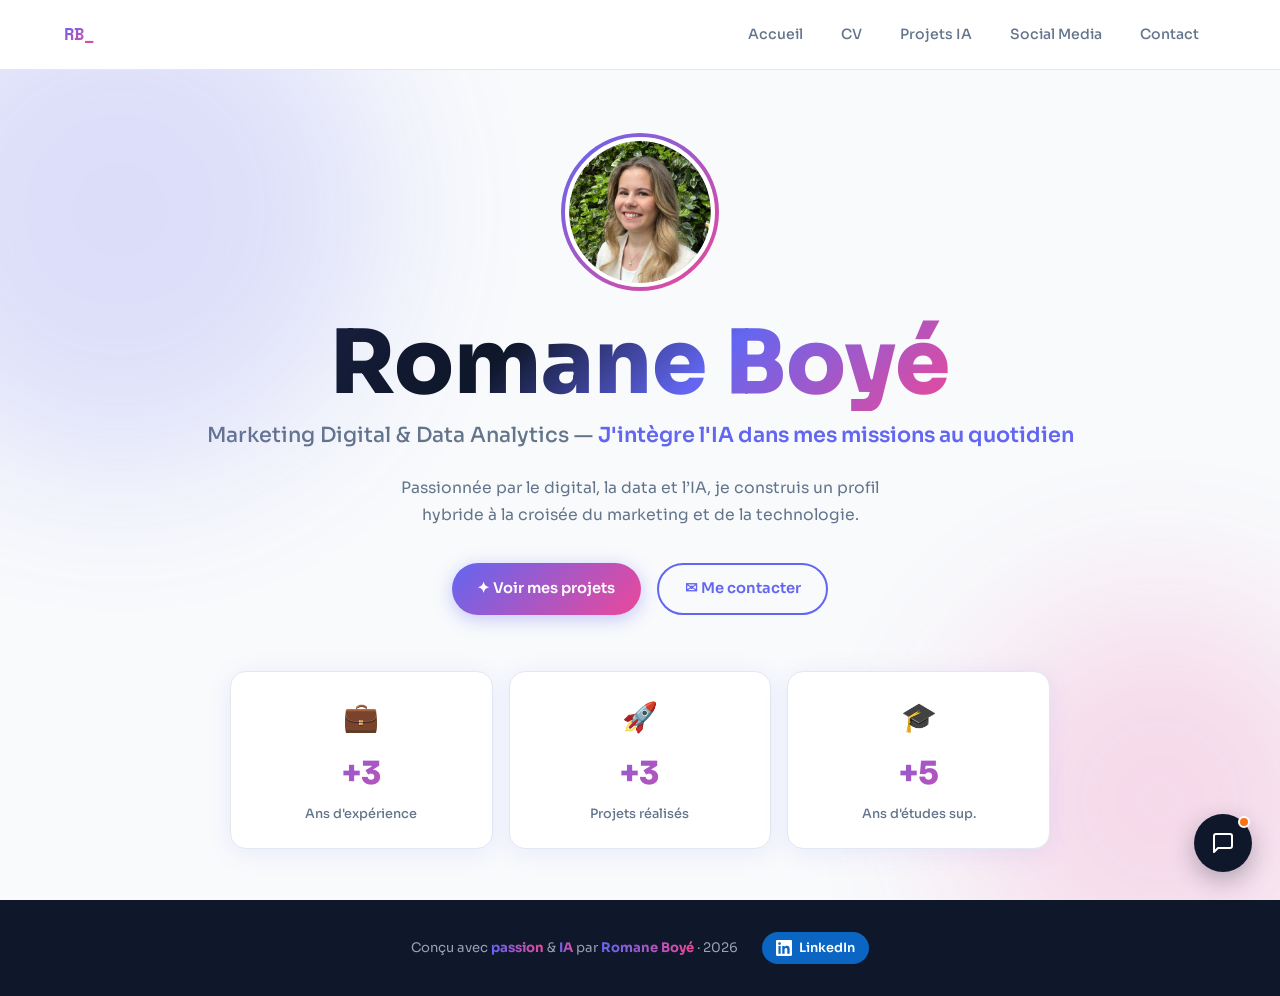
<file: index.html>
<!DOCTYPE html>
<html lang="fr">
<head>
  <meta charset="UTF-8" />
  <meta name="viewport" content="width=device-width, initial-scale=1.0" />
  <title>Romane Boyé — Accueil</title>

  <!-- ✅ Polices Google Fonts -->
  <link href="https://fonts.googleapis.com/css2?family=Sora:wght@300;400;500;600;700;800&family=Space+Mono:wght@400;700&display=swap" rel="stylesheet" />

  <!-- ✅ Feuille de styles partagée entre toutes les pages -->
  <link rel="stylesheet" href="style.css" />
</head>

<body>

  <nav>
    <a href="index.html" class="nav-logo">RB_</a>
    <ul class="nav-links">
      <li><a href="index.html">Accueil</a></li>
      <li><a href="cv.html">CV</a></li>
      <li><a href="projets.html">Projets IA</a></li>
      <li><a href="social.html">Social Media</a></li>
      <li><a href="contact.html">Contact</a></li>
    </ul>
  </nav>

  <main>
    <div class="hero">

      <div class="hero-avatar">
        <div class="hero-avatar-inner">
          <img src="photo_romane_boye.jpg" alt="Photo de Romane Boyé"
               onerror="this.style.display='none';this.nextElementSibling.style.display='flex';"
               onload="this.nextElementSibling.style.display='none';" />
          <div class="hero-avatar-placeholder">
            <span class="placeholder-icon">🧑‍💻</span>
            <span>Ta photo ici</span>
          </div>
        </div>
      </div>

      <h1 class="hero-name">Romane Boyé</h1>

      <p class="hero-role">
        Marketing Digital & Data Analytics —
        <span>J'intègre l'IA dans mes missions au quotidien</span>
      </p>

      <p class="hero-desc">
Passionnée par le digital, la data et l’IA, je construis un profil 
hybride à la croisée du marketing et de la technologie.


      </p>

      <div class="hero-btns">
        <a href="projets.html" class="btn btn-primary">✦ Voir mes projets</a>
        <a href="contact.html" class="btn btn-outline">✉ Me contacter</a>
      </div>

      <div class="stats-grid">

        <a href="cv.html" class="stat-card">
          <span class="stat-icon">💼</span>
          <span class="stat-value">+3</span>
          <span class="stat-label">Ans d'expérience</span>
        </a>

        <a href="projets.html" class="stat-card">
          <span class="stat-icon">🚀</span>
          <span class="stat-value">+3</span>
          <span class="stat-label">Projets réalisés</span>
        </a>

        <a href="cv.html" class="stat-card">
          <span class="stat-icon">🎓</span>
          <span class="stat-value">+5</span>
          <span class="stat-label">Ans d'études sup.</span>
        </a>

      </div>
    </div>
  </main>

  <footer>
    <div class="footer-inner">
      <p class="footer-text">
        Conçu avec <span>passion</span> & <span>IA</span> par <span>Romane Boyé</span> · 2026
      </p>
      <a href="https://www.linkedin.com/in/romane-boye/" target="_blank" class="footer-linkedin">
        <svg xmlns="http://www.w3.org/2000/svg" width="16" height="16" fill="currentColor" viewBox="0 0 24 24">
          <path d="M20.45 20.45h-3.554v-5.57c0-1.328-.025-3.037-1.85-3.037-1.852 0-2.135 1.446-2.135 2.94v5.667H9.357V9h3.414v1.561h.048c.476-.9 1.637-1.85 3.368-1.85 3.6 0 4.267 2.37 4.267 5.455v6.284zM5.337 7.433a2.062 2.062 0 1 1 0-4.124 2.062 2.062 0 0 1 0 4.124zM6.956 20.45H3.714V9h3.242v11.45zM22.225 0H1.771C.792 0 0 .774 0 1.729v20.542C0 23.227.792 24 1.771 24h20.451C23.2 24 24 23.227 24 22.271V1.729C24 .774 23.2 0 22.222 0h.003z"/>
        </svg>
        LinkedIn
      </a>
    </div>
  </footer>

  <!-- ============================================================
       CHATBOT FAQ — Romane Boyé
       ============================================================ -->
  <link href="https://fonts.googleapis.com/css2?family=Syne:wght@400;600;700&family=DM+Sans:ital,wght@0,300;0,400;0,500;1,300&display=swap" rel="stylesheet">

  <button id="chat-toggle" aria-label="Ouvrir le chat">
    <svg id="icon-chat" xmlns="http://www.w3.org/2000/svg" width="24" height="24" viewBox="0 0 24 24" fill="none" stroke="currentColor" stroke-width="2" stroke-linecap="round" stroke-linejoin="round">
      <path d="M21 15a2 2 0 0 1-2 2H7l-4 4V5a2 2 0 0 1 2-2h14a2 2 0 0 1 2 2z"/>
    </svg>
    <svg id="icon-close" xmlns="http://www.w3.org/2000/svg" width="24" height="24" viewBox="0 0 24 24" fill="none" stroke="currentColor" stroke-width="2" stroke-linecap="round" stroke-linejoin="round" style="display:none">
      <line x1="18" y1="6" x2="6" y2="18"/><line x1="6" y1="6" x2="18" y2="18"/>
    </svg>
  </button>

  <div id="chat-window" aria-live="polite">
    <div id="chat-header">
      <div id="chat-avatar">RB</div>
      <div>
        <div id="chat-name">Assistante de Romane</div>
        <div id="chat-status"><span id="status-dot"></span> Disponible</div>
      </div>
    </div>

    <div id="chat-messages">
      <div class="msg bot">
        <div class="bubble">Bonjour 👋 Je suis l'assistante IA de <strong>Romane Boyé</strong>.<br>Pose-moi tes questions sur son parcours, ses compétences ou ses projets !</div>
      </div>
      <div id="suggestions">
        <button class="suggest" onclick="sendSuggestion(this)">Quelles sont ses compétences ?</button>
        <button class="suggest" onclick="sendSuggestion(this)">Quels projets a-t-elle réalisés ?</button>
        <button class="suggest" onclick="sendSuggestion(this)">Est-elle disponible ?</button>
      </div>
    </div>

    <div id="chat-input-area">
      <input id="chat-input" type="text" placeholder="Pose ta question…" autocomplete="off" />
      <button id="send-btn" onclick="sendMessage()">
        <svg xmlns="http://www.w3.org/2000/svg" width="18" height="18" viewBox="0 0 24 24" fill="none" stroke="currentColor" stroke-width="2.5" stroke-linecap="round" stroke-linejoin="round">
          <line x1="22" y1="2" x2="11" y2="13"/><polygon points="22 2 15 22 11 13 2 9 22 2"/>
        </svg>
      </button>
    </div>
  </div>

  <style>
    :root {
      --chat-accent: #0f172a;
      --chat-accent2: #f97316;
      --chat-bg: #ffffff;
      --chat-surface: #f8fafc;
      --chat-border: #e2e8f0;
      --chat-text: #0f172a;
      --chat-muted: #64748b;
      --chat-bot-bubble: #f1f5f9;
      --chat-user-bubble: #0f172a;
      --chat-user-text: #ffffff;
      --chat-shadow: 0 25px 60px rgba(15,23,42,0.15), 0 8px 20px rgba(15,23,42,0.08);
      --chat-radius: 20px;
      --font-display: 'Syne', sans-serif;
      --font-body: 'DM Sans', sans-serif;
    }

    #chat-toggle {
      position: fixed;
      bottom: 28px;
      right: 28px;
      width: 58px;
      height: 58px;
      border-radius: 50%;
      background: var(--chat-accent);
      color: white;
      border: none;
      cursor: pointer;
      display: flex;
      align-items: center;
      justify-content: center;
      box-shadow: 0 8px 25px rgba(15,23,42,0.3);
      z-index: 9998;
      transition: transform 0.3s cubic-bezier(0.34,1.56,0.64,1), box-shadow 0.3s ease;
    }
    #chat-toggle:hover { transform: scale(1.1); box-shadow: 0 12px 35px rgba(15,23,42,0.4); }
    #chat-toggle::after {
      content: '';
      position: absolute;
      width: 12px;
      height: 12px;
      background: var(--chat-accent2);
      border-radius: 50%;
      top: 2px;
      right: 2px;
      border: 2px solid white;
      animation: pulse-dot 2s infinite;
    }
    @keyframes pulse-dot {
      0%, 100% { transform: scale(1); opacity: 1; }
      50% { transform: scale(1.3); opacity: 0.7; }
    }

    #chat-window {
      position: fixed;
      bottom: 100px;
      right: 28px;
      width: 370px;
      max-height: 560px;
      background: var(--chat-bg);
      border-radius: var(--chat-radius);
      box-shadow: var(--chat-shadow);
      display: flex;
      flex-direction: column;
      z-index: 9999;
      border: 1px solid var(--chat-border);
      font-family: var(--font-body);
      overflow: hidden;
      transform: scale(0.85) translateY(20px);
      opacity: 0;
      pointer-events: none;
      transition: transform 0.35s cubic-bezier(0.34,1.56,0.64,1), opacity 0.25s ease;
      transform-origin: bottom right;
    }
    #chat-window.open { transform: scale(1) translateY(0); opacity: 1; pointer-events: all; }

    #chat-header {
      background: var(--chat-accent);
      color: white;
      padding: 16px 20px;
      display: flex;
      align-items: center;
      gap: 12px;
      flex-shrink: 0;
    }
    #chat-avatar {
      width: 40px;
      height: 40px;
      background: var(--chat-accent2);
      border-radius: 12px;
      display: flex;
      align-items: center;
      justify-content: center;
      font-size: 13px;
      font-family: var(--font-display);
      font-weight: 700;
      flex-shrink: 0;
      letter-spacing: 0.05em;
    }
    #chat-name { font-family: var(--font-display); font-weight: 600; font-size: 15px; }
    #chat-status { font-size: 12px; opacity: 0.75; display: flex; align-items: center; gap: 5px; font-weight: 300; }
    #status-dot { width: 7px; height: 7px; background: #4ade80; border-radius: 50%; display: inline-block; animation: pulse-dot 2s infinite; }

    #chat-messages {
      flex: 1;
      overflow-y: auto;
      padding: 20px 16px 12px;
      display: flex;
      flex-direction: column;
      gap: 10px;
      scroll-behavior: smooth;
    }
    #chat-messages::-webkit-scrollbar { width: 4px; }
    #chat-messages::-webkit-scrollbar-thumb { background: var(--chat-border); border-radius: 4px; }

    .msg { display: flex; }
    .msg.bot { justify-content: flex-start; }
    .msg.user { justify-content: flex-end; }

    .bubble {
      max-width: 82%;
      padding: 11px 15px;
      border-radius: 16px;
      font-size: 14px;
      line-height: 1.55;
      animation: bubble-in 0.3s cubic-bezier(0.34,1.56,0.64,1);
    }
    @keyframes bubble-in {
      from { transform: scale(0.8) translateY(8px); opacity: 0; }
      to { transform: scale(1) translateY(0); opacity: 1; }
    }
    .msg.bot .bubble { background: var(--chat-bot-bubble); color: var(--chat-text); border-bottom-left-radius: 4px; }
    .msg.user .bubble { background: var(--chat-user-bubble); color: var(--chat-user-text); border-bottom-right-radius: 4px; }

    .typing-bubble { display: flex; gap: 5px; padding: 14px 16px; align-items: center; }
    .typing-bubble span { width: 7px; height: 7px; background: var(--chat-muted); border-radius: 50%; animation: typing 1.2s infinite; }
    .typing-bubble span:nth-child(2) { animation-delay: 0.2s; }
    .typing-bubble span:nth-child(3) { animation-delay: 0.4s; }
    @keyframes typing {
      0%, 60%, 100% { transform: translateY(0); opacity: 0.4; }
      30% { transform: translateY(-6px); opacity: 1; }
    }

    #suggestions { display: flex; flex-wrap: wrap; gap: 7px; margin-top: 4px; }
    .suggest {
      background: white;
      border: 1.5px solid var(--chat-border);
      color: var(--chat-text);
      padding: 7px 13px;
      border-radius: 20px;
      font-size: 12.5px;
      font-family: var(--font-body);
      cursor: pointer;
      transition: all 0.2s ease;
      font-weight: 500;
    }
    .suggest:hover { border-color: var(--chat-accent); background: var(--chat-accent); color: white; transform: translateY(-1px); }

    #chat-input-area {
      padding: 12px 14px;
      border-top: 1px solid var(--chat-border);
      display: flex;
      gap: 8px;
      align-items: center;
      background: var(--chat-bg);
      flex-shrink: 0;
    }
    #chat-input {
      flex: 1;
      border: 1.5px solid var(--chat-border);
      border-radius: 12px;
      padding: 10px 14px;
      font-size: 14px;
      font-family: var(--font-body);
      color: var(--chat-text);
      background: var(--chat-surface);
      outline: none;
      transition: border-color 0.2s;
    }
    #chat-input:focus { border-color: var(--chat-accent); background: white; }
    #chat-input::placeholder { color: var(--chat-muted); }

    #send-btn {
      width: 40px;
      height: 40px;
      background: var(--chat-accent);
      color: white;
      border: none;
      border-radius: 12px;
      cursor: pointer;
      display: flex;
      align-items: center;
      justify-content: center;
      flex-shrink: 0;
      transition: background 0.2s, transform 0.15s;
    }
    #send-btn:hover { background: #1e293b; transform: scale(1.05); }
    #send-btn:disabled { background: var(--chat-border); cursor: not-allowed; transform: none; }

    @media (max-width: 420px) {
      #chat-window { width: calc(100vw - 24px); right: 12px; bottom: 90px; }
      #chat-toggle { right: 16px; bottom: 16px; }
    }
  </style>

  <script>
    // ⚙️ Remplace par ton URL Vercel après déploiement
const API_URL = 'https://portfolio-chatbot-api-one.vercel.app/api/chat';

    const toggle = document.getElementById('chat-toggle');
    const chatWindow = document.getElementById('chat-window');
    const iconChat = document.getElementById('icon-chat');
    const iconClose = document.getElementById('icon-close');
    const input = document.getElementById('chat-input');
    const sendBtn = document.getElementById('send-btn');
    const messages = document.getElementById('chat-messages');

    toggle.addEventListener('click', () => {
      chatWindow.classList.toggle('open');
      const isOpen = chatWindow.classList.contains('open');
      iconChat.style.display = isOpen ? 'none' : 'block';
      iconClose.style.display = isOpen ? 'block' : 'none';
      if (isOpen) setTimeout(() => input.focus(), 300);
    });

    input.addEventListener('keydown', e => { if (e.key === 'Enter' && !e.shiftKey) sendMessage(); });

    function sendSuggestion(btn) {
      input.value = btn.textContent;
      document.getElementById('suggestions').remove();
      sendMessage();
    }

    function addMessage(text, role) {
      const div = document.createElement('div');
      div.className = `msg ${role}`;
      const bubble = document.createElement('div');
      bubble.className = 'bubble';
      bubble.innerHTML = text;
      div.appendChild(bubble);
      messages.appendChild(div);
      messages.scrollTop = messages.scrollHeight;
    }

    function showTyping() {
      const div = document.createElement('div');
      div.className = 'msg bot';
      div.id = 'typing-indicator';
      div.innerHTML = `<div class="bubble typing-bubble"><span></span><span></span><span></span></div>`;
      messages.appendChild(div);
      messages.scrollTop = messages.scrollHeight;
    }

    function removeTyping() {
      const t = document.getElementById('typing-indicator');
      if (t) t.remove();
    }

    async function sendMessage() {
      const text = input.value.trim();
      if (!text) return;
      addMessage(text, 'user');
      input.value = '';
      sendBtn.disabled = true;
      showTyping();

      try {
        const res = await fetch(API_URL, {
          method: 'POST',
          headers: { 'Content-Type': 'application/json' },
          body: JSON.stringify({ message: text })
        });
        const data = await res.json();
        removeTyping();
        addMessage(data.reply || "Désolée, une erreur s'est produite.", 'bot');
      } catch (err) {
        removeTyping();
        addMessage("Impossible de me connecter pour l'instant 🙏", 'bot');
      }

      sendBtn.disabled = false;
      input.focus();
    }
  </script>

</body>
</html>
</file>
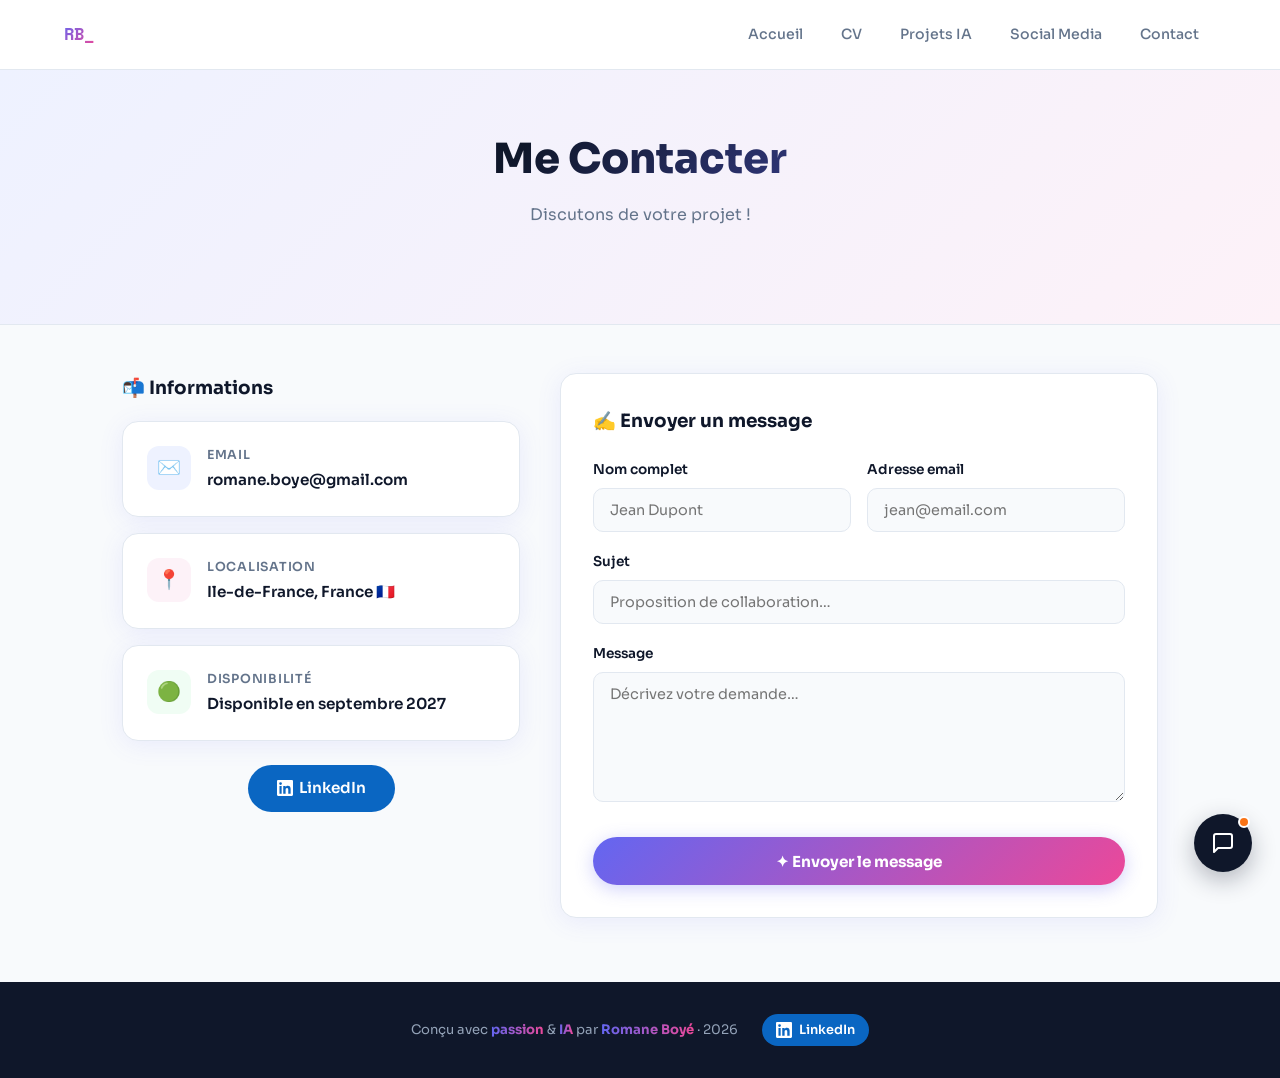
<file: contact.html>
<!DOCTYPE html>
<html lang="fr">
<head>
  <meta charset="UTF-8" />
  <meta name="viewport" content="width=device-width, initial-scale=1.0" />
  <title>Romane Boyé — Contact</title>

  <!-- ✅ Polices Google Fonts -->
  <link href="https://fonts.googleapis.com/css2?family=Sora:wght@300;400;500;600;700;800&family=Space+Mono:wght@400;700&display=swap" rel="stylesheet" />

  <!-- ✅ Feuille de styles partagée entre toutes les pages -->
  <link rel="stylesheet" href="style.css" />
</head>

<body>

  <!-- ============================================================
       NAVIGATION — le lien "Contact" porte la classe "active"
       ============================================================ -->
  <nav>
    <a href="index.html" class="nav-logo">RB_</a>
    <ul class="nav-links">
      <li><a href="index.html">Accueil</a></li>
      <li><a href="cv.html">CV</a></li>
      <li><a href="projets.html">Projets IA</a></li>
      <li><a href="social.html">Social Media</a></li>
      <li><a href="contact.html">Contact</a></li>
    </ul>
  </nav>

  <!-- ============================================================
       CONTENU PRINCIPAL DE LA PAGE CONTACT
       ============================================================ -->
  <main>

    <!-- En-tête de la page -->
    <div class="page-header">
      <h1 class="section-title">Me Contacter</h1>
      <p class="section-subtitle">Discutons de votre projet !</p>
    </div>

    <div class="container">
      <div class="contact-grid">

        <!-- ── COLONNE GAUCHE : Infos de contact ── -->
        <div>
          <h3 class="cv-block-title">📬 Informations</h3>

          <!-- Email -->
          <div class="contact-info-card">
            <div class="contact-icon contact-icon-indigo">✉️</div>
            <div>
              <div class="contact-label">Email</div>
              <div class="contact-value">romane.boye@gmail.com</div>
            </div>
          </div>

          <!-- Localisation -->
          <div class="contact-info-card">
            <div class="contact-icon contact-icon-pink">📍</div>
            <div>
              <div class="contact-label">Localisation</div>
              <div class="contact-value">Ile-de-France, France 🇫🇷</div>
            </div>
          </div>

          <!-- Disponibilité -->
          <div class="contact-info-card">
            <div class="contact-icon contact-icon-green">🟢</div>
            <div>
              <div class="contact-label">Disponibilité</div>
              <div class="contact-value">Disponible en septembre 2027</div>
            </div>
          </div>

<!-- Boutons réseaux sociaux -->
          <div class="social-links">
                <a href="https://www.linkedin.com/in/romane-boye/" target="_blank" class="footer-linkedin">
                  <svg xmlns="http://www.w3.org/2000/svg" width="16" height="16" fill="currentColor" viewBox="0 0 24 24">
                    <path d="M20.45 20.45h-3.554v-5.57c0-1.328-.025-3.037-1.85-3.037-1.852 0-2.135 1.446-2.135 2.94v5.667H9.357V9h3.414v1.561h.048c.476-.9 1.637-1.85 3.368-1.85 3.6 0 4.267 2.37 4.267 5.455v6.284zM5.337 7.433a2.062 2.062 0 1 1 0-4.124 2.062 2.062 0 0 1 0 4.124zM6.956 20.45H3.714V9h3.242v11.45zM22.225 0H1.771C.792 0 0 .774 0 1.729v20.542C0 23.227.792 24 1.771 24h20.451C23.2 24 24 23.227 24 22.271V1.729C24 .774 23.2 0 22.222 0h.003z"/>
                  </svg>
                  LinkedIn
                </a>
          </div>

        </div><!-- ← ce </div> ferme la colonne gauche -->

        <!-- ── COLONNE DROITE : Formulaire de contact ── -->
        <div class="form-card">
          <h3 class="cv-block-title" style="margin-bottom:1.5rem">✍️ Envoyer un message</h3>

          <form action="https://formspree.io/f/xvzwrnyl" method="POST">

            <!-- Nom + Email sur la même ligne -->
            <div class="form-row">
              <div class="form-group">
                <label for="nom">Nom complet</label>
                <input type="text" id="nom" name="nom" placeholder="Jean Dupont" required />
              </div>
              <div class="form-group">
                <label for="email">Adresse email</label>
                <input type="email" id="email" name="email" placeholder="jean@email.com" required />
              </div>
            </div>

            <!-- Sujet -->
            <div class="form-group">
              <label for="sujet">Sujet</label>
              <input type="text" id="sujet" name="sujet" placeholder="Proposition de collaboration…" />
            </div>

            <!-- Message -->
            <div class="form-group">
              <label for="message">Message</label>
              <textarea id="message" name="message" placeholder="Décrivez votre demande…" required></textarea>
            </div>

            <!-- Bouton d'envoi -->
            <button type="submit" class="btn-submit">
              ✦ Envoyer le message
            </button>

          </form>
        </div>

      </div><!-- /contact-grid -->
    </div><!-- /container -->

  </main>

  <!-- Footer -->
<footer>
  <div class="footer-inner">

    <p class="footer-text">
      Conçu avec <span>passion</span> & <span>IA</span> par <span>Romane Boyé</span> · 2026
    </p>

    <a href="https://www.linkedin.com/in/romane-boye/" target="_blank" class="footer-linkedin">
      <svg xmlns="http://www.w3.org/2000/svg" width="16" height="16" fill="currentColor" viewBox="0 0 24 24">
        <path d="M20.45 20.45h-3.554v-5.57c0-1.328-.025-3.037-1.85-3.037-1.852 0-2.135 1.446-2.135 2.94v5.667H9.357V9h3.414v1.561h.048c.476-.9 1.637-1.85 3.368-1.85 3.6 0 4.267 2.37 4.267 5.455v6.284zM5.337 7.433a2.062 2.062 0 1 1 0-4.124 2.062 2.062 0 0 1 0 4.124zM6.956 20.45H3.714V9h3.242v11.45zM22.225 0H1.771C.792 0 0 .774 0 1.729v20.542C0 23.227.792 24 1.771 24h20.451C23.2 24 24 23.227 24 22.271V1.729C24 .774 23.2 0 22.222 0h.003z"/>
      </svg>
      LinkedIn
    </a>

  </div>
</footer>

 <!-- ============================================================
       CHATBOT FAQ — Romane Boyé
       ============================================================ -->
  <link href="https://fonts.googleapis.com/css2?family=Syne:wght@400;600;700&family=DM+Sans:ital,wght@0,300;0,400;0,500;1,300&display=swap" rel="stylesheet">

  <button id="chat-toggle" aria-label="Ouvrir le chat">
    <svg id="icon-chat" xmlns="http://www.w3.org/2000/svg" width="24" height="24" viewBox="0 0 24 24" fill="none" stroke="currentColor" stroke-width="2" stroke-linecap="round" stroke-linejoin="round">
      <path d="M21 15a2 2 0 0 1-2 2H7l-4 4V5a2 2 0 0 1 2-2h14a2 2 0 0 1 2 2z"/>
    </svg>
    <svg id="icon-close" xmlns="http://www.w3.org/2000/svg" width="24" height="24" viewBox="0 0 24 24" fill="none" stroke="currentColor" stroke-width="2" stroke-linecap="round" stroke-linejoin="round" style="display:none">
      <line x1="18" y1="6" x2="6" y2="18"/><line x1="6" y1="6" x2="18" y2="18"/>
    </svg>
  </button>

  <div id="chat-window" aria-live="polite">
    <div id="chat-header">
      <div id="chat-avatar">RB</div>
      <div>
        <div id="chat-name">Assistante de Romane</div>
        <div id="chat-status"><span id="status-dot"></span> Disponible</div>
      </div>
    </div>

    <div id="chat-messages">
      <div class="msg bot">
        <div class="bubble">Bonjour 👋 Je suis l'assistante IA de <strong>Romane Boyé</strong>.<br>Pose-moi tes questions sur son parcours, ses compétences ou ses projets !</div>
      </div>
      <div id="suggestions">
        <button class="suggest" onclick="sendSuggestion(this)">Quelles sont ses compétences ?</button>
        <button class="suggest" onclick="sendSuggestion(this)">Quels projets a-t-elle réalisés ?</button>
        <button class="suggest" onclick="sendSuggestion(this)">Est-elle disponible ?</button>
      </div>
    </div>

    <div id="chat-input-area">
      <input id="chat-input" type="text" placeholder="Pose ta question…" autocomplete="off" />
      <button id="send-btn" onclick="sendMessage()">
        <svg xmlns="http://www.w3.org/2000/svg" width="18" height="18" viewBox="0 0 24 24" fill="none" stroke="currentColor" stroke-width="2.5" stroke-linecap="round" stroke-linejoin="round">
          <line x1="22" y1="2" x2="11" y2="13"/><polygon points="22 2 15 22 11 13 2 9 22 2"/>
        </svg>
      </button>
    </div>
  </div>

  <style>
    :root {
      --chat-accent: #0f172a;
      --chat-accent2: #f97316;
      --chat-bg: #ffffff;
      --chat-surface: #f8fafc;
      --chat-border: #e2e8f0;
      --chat-text: #0f172a;
      --chat-muted: #64748b;
      --chat-bot-bubble: #f1f5f9;
      --chat-user-bubble: #0f172a;
      --chat-user-text: #ffffff;
      --chat-shadow: 0 25px 60px rgba(15,23,42,0.15), 0 8px 20px rgba(15,23,42,0.08);
      --chat-radius: 20px;
      --font-display: 'Syne', sans-serif;
      --font-body: 'DM Sans', sans-serif;
    }

    #chat-toggle {
      position: fixed;
      bottom: 28px;
      right: 28px;
      width: 58px;
      height: 58px;
      border-radius: 50%;
      background: var(--chat-accent);
      color: white;
      border: none;
      cursor: pointer;
      display: flex;
      align-items: center;
      justify-content: center;
      box-shadow: 0 8px 25px rgba(15,23,42,0.3);
      z-index: 9998;
      transition: transform 0.3s cubic-bezier(0.34,1.56,0.64,1), box-shadow 0.3s ease;
    }
    #chat-toggle:hover { transform: scale(1.1); box-shadow: 0 12px 35px rgba(15,23,42,0.4); }
    #chat-toggle::after {
      content: '';
      position: absolute;
      width: 12px;
      height: 12px;
      background: var(--chat-accent2);
      border-radius: 50%;
      top: 2px;
      right: 2px;
      border: 2px solid white;
      animation: pulse-dot 2s infinite;
    }
    @keyframes pulse-dot {
      0%, 100% { transform: scale(1); opacity: 1; }
      50% { transform: scale(1.3); opacity: 0.7; }
    }

    #chat-window {
      position: fixed;
      bottom: 100px;
      right: 28px;
      width: 370px;
      max-height: 560px;
      background: var(--chat-bg);
      border-radius: var(--chat-radius);
      box-shadow: var(--chat-shadow);
      display: flex;
      flex-direction: column;
      z-index: 9999;
      border: 1px solid var(--chat-border);
      font-family: var(--font-body);
      overflow: hidden;
      transform: scale(0.85) translateY(20px);
      opacity: 0;
      pointer-events: none;
      transition: transform 0.35s cubic-bezier(0.34,1.56,0.64,1), opacity 0.25s ease;
      transform-origin: bottom right;
    }
    #chat-window.open { transform: scale(1) translateY(0); opacity: 1; pointer-events: all; }

    #chat-header {
      background: var(--chat-accent);
      color: white;
      padding: 16px 20px;
      display: flex;
      align-items: center;
      gap: 12px;
      flex-shrink: 0;
    }
    #chat-avatar {
      width: 40px;
      height: 40px;
      background: var(--chat-accent2);
      border-radius: 12px;
      display: flex;
      align-items: center;
      justify-content: center;
      font-size: 13px;
      font-family: var(--font-display);
      font-weight: 700;
      flex-shrink: 0;
      letter-spacing: 0.05em;
    }
    #chat-name { font-family: var(--font-display); font-weight: 600; font-size: 15px; }
    #chat-status { font-size: 12px; opacity: 0.75; display: flex; align-items: center; gap: 5px; font-weight: 300; }
    #status-dot { width: 7px; height: 7px; background: #4ade80; border-radius: 50%; display: inline-block; animation: pulse-dot 2s infinite; }

    #chat-messages {
      flex: 1;
      overflow-y: auto;
      padding: 20px 16px 12px;
      display: flex;
      flex-direction: column;
      gap: 10px;
      scroll-behavior: smooth;
    }
    #chat-messages::-webkit-scrollbar { width: 4px; }
    #chat-messages::-webkit-scrollbar-thumb { background: var(--chat-border); border-radius: 4px; }

    .msg { display: flex; }
    .msg.bot { justify-content: flex-start; }
    .msg.user { justify-content: flex-end; }

    .bubble {
      max-width: 82%;
      padding: 11px 15px;
      border-radius: 16px;
      font-size: 14px;
      line-height: 1.55;
      animation: bubble-in 0.3s cubic-bezier(0.34,1.56,0.64,1);
    }
    @keyframes bubble-in {
      from { transform: scale(0.8) translateY(8px); opacity: 0; }
      to { transform: scale(1) translateY(0); opacity: 1; }
    }
    .msg.bot .bubble { background: var(--chat-bot-bubble); color: var(--chat-text); border-bottom-left-radius: 4px; }
    .msg.user .bubble { background: var(--chat-user-bubble); color: var(--chat-user-text); border-bottom-right-radius: 4px; }

    .typing-bubble { display: flex; gap: 5px; padding: 14px 16px; align-items: center; }
    .typing-bubble span { width: 7px; height: 7px; background: var(--chat-muted); border-radius: 50%; animation: typing 1.2s infinite; }
    .typing-bubble span:nth-child(2) { animation-delay: 0.2s; }
    .typing-bubble span:nth-child(3) { animation-delay: 0.4s; }
    @keyframes typing {
      0%, 60%, 100% { transform: translateY(0); opacity: 0.4; }
      30% { transform: translateY(-6px); opacity: 1; }
    }

    #suggestions { display: flex; flex-wrap: wrap; gap: 7px; margin-top: 4px; }
    .suggest {
      background: white;
      border: 1.5px solid var(--chat-border);
      color: var(--chat-text);
      padding: 7px 13px;
      border-radius: 20px;
      font-size: 12.5px;
      font-family: var(--font-body);
      cursor: pointer;
      transition: all 0.2s ease;
      font-weight: 500;
    }
    .suggest:hover { border-color: var(--chat-accent); background: var(--chat-accent); color: white; transform: translateY(-1px); }

    #chat-input-area {
      padding: 12px 14px;
      border-top: 1px solid var(--chat-border);
      display: flex;
      gap: 8px;
      align-items: center;
      background: var(--chat-bg);
      flex-shrink: 0;
    }
    #chat-input {
      flex: 1;
      border: 1.5px solid var(--chat-border);
      border-radius: 12px;
      padding: 10px 14px;
      font-size: 14px;
      font-family: var(--font-body);
      color: var(--chat-text);
      background: var(--chat-surface);
      outline: none;
      transition: border-color 0.2s;
    }
    #chat-input:focus { border-color: var(--chat-accent); background: white; }
    #chat-input::placeholder { color: var(--chat-muted); }

    #send-btn {
      width: 40px;
      height: 40px;
      background: var(--chat-accent);
      color: white;
      border: none;
      border-radius: 12px;
      cursor: pointer;
      display: flex;
      align-items: center;
      justify-content: center;
      flex-shrink: 0;
      transition: background 0.2s, transform 0.15s;
    }
    #send-btn:hover { background: #1e293b; transform: scale(1.05); }
    #send-btn:disabled { background: var(--chat-border); cursor: not-allowed; transform: none; }

    @media (max-width: 420px) {
      #chat-window { width: calc(100vw - 24px); right: 12px; bottom: 90px; }
      #chat-toggle { right: 16px; bottom: 16px; }
    }
  </style>

  <script>
    // ⚙️ Remplace par ton URL Vercel après déploiement
const API_URL = 'https://portfolio-chatbot-api-one.vercel.app/api/chat';

    const toggle = document.getElementById('chat-toggle');
    const chatWindow = document.getElementById('chat-window');
    const iconChat = document.getElementById('icon-chat');
    const iconClose = document.getElementById('icon-close');
    const input = document.getElementById('chat-input');
    const sendBtn = document.getElementById('send-btn');
    const messages = document.getElementById('chat-messages');

    toggle.addEventListener('click', () => {
      chatWindow.classList.toggle('open');
      const isOpen = chatWindow.classList.contains('open');
      iconChat.style.display = isOpen ? 'none' : 'block';
      iconClose.style.display = isOpen ? 'block' : 'none';
      if (isOpen) setTimeout(() => input.focus(), 300);
    });

    input.addEventListener('keydown', e => { if (e.key === 'Enter' && !e.shiftKey) sendMessage(); });

    function sendSuggestion(btn) {
      input.value = btn.textContent;
      document.getElementById('suggestions').remove();
      sendMessage();
    }

    function addMessage(text, role) {
      const div = document.createElement('div');
      div.className = `msg ${role}`;
      const bubble = document.createElement('div');
      bubble.className = 'bubble';
      bubble.innerHTML = text;
      div.appendChild(bubble);
      messages.appendChild(div);
      messages.scrollTop = messages.scrollHeight;
    }

    function showTyping() {
      const div = document.createElement('div');
      div.className = 'msg bot';
      div.id = 'typing-indicator';
      div.innerHTML = `<div class="bubble typing-bubble"><span></span><span></span><span></span></div>`;
      messages.appendChild(div);
      messages.scrollTop = messages.scrollHeight;
    }

    function removeTyping() {
      const t = document.getElementById('typing-indicator');
      if (t) t.remove();
    }

    async function sendMessage() {
      const text = input.value.trim();
      if (!text) return;
      addMessage(text, 'user');
      input.value = '';
      sendBtn.disabled = true;
      showTyping();

      try {
        const res = await fetch(API_URL, {
          method: 'POST',
          headers: { 'Content-Type': 'application/json' },
          body: JSON.stringify({ message: text })
        });
        const data = await res.json();
        removeTyping();
        addMessage(data.reply || "Désolée, une erreur s'est produite.", 'bot');
      } catch (err) {
        removeTyping();
        addMessage("Impossible de me connecter pour l'instant 🙏", 'bot');
      }

      sendBtn.disabled = false;
      input.focus();
    }
  </script>

</body>
</html>
</file>
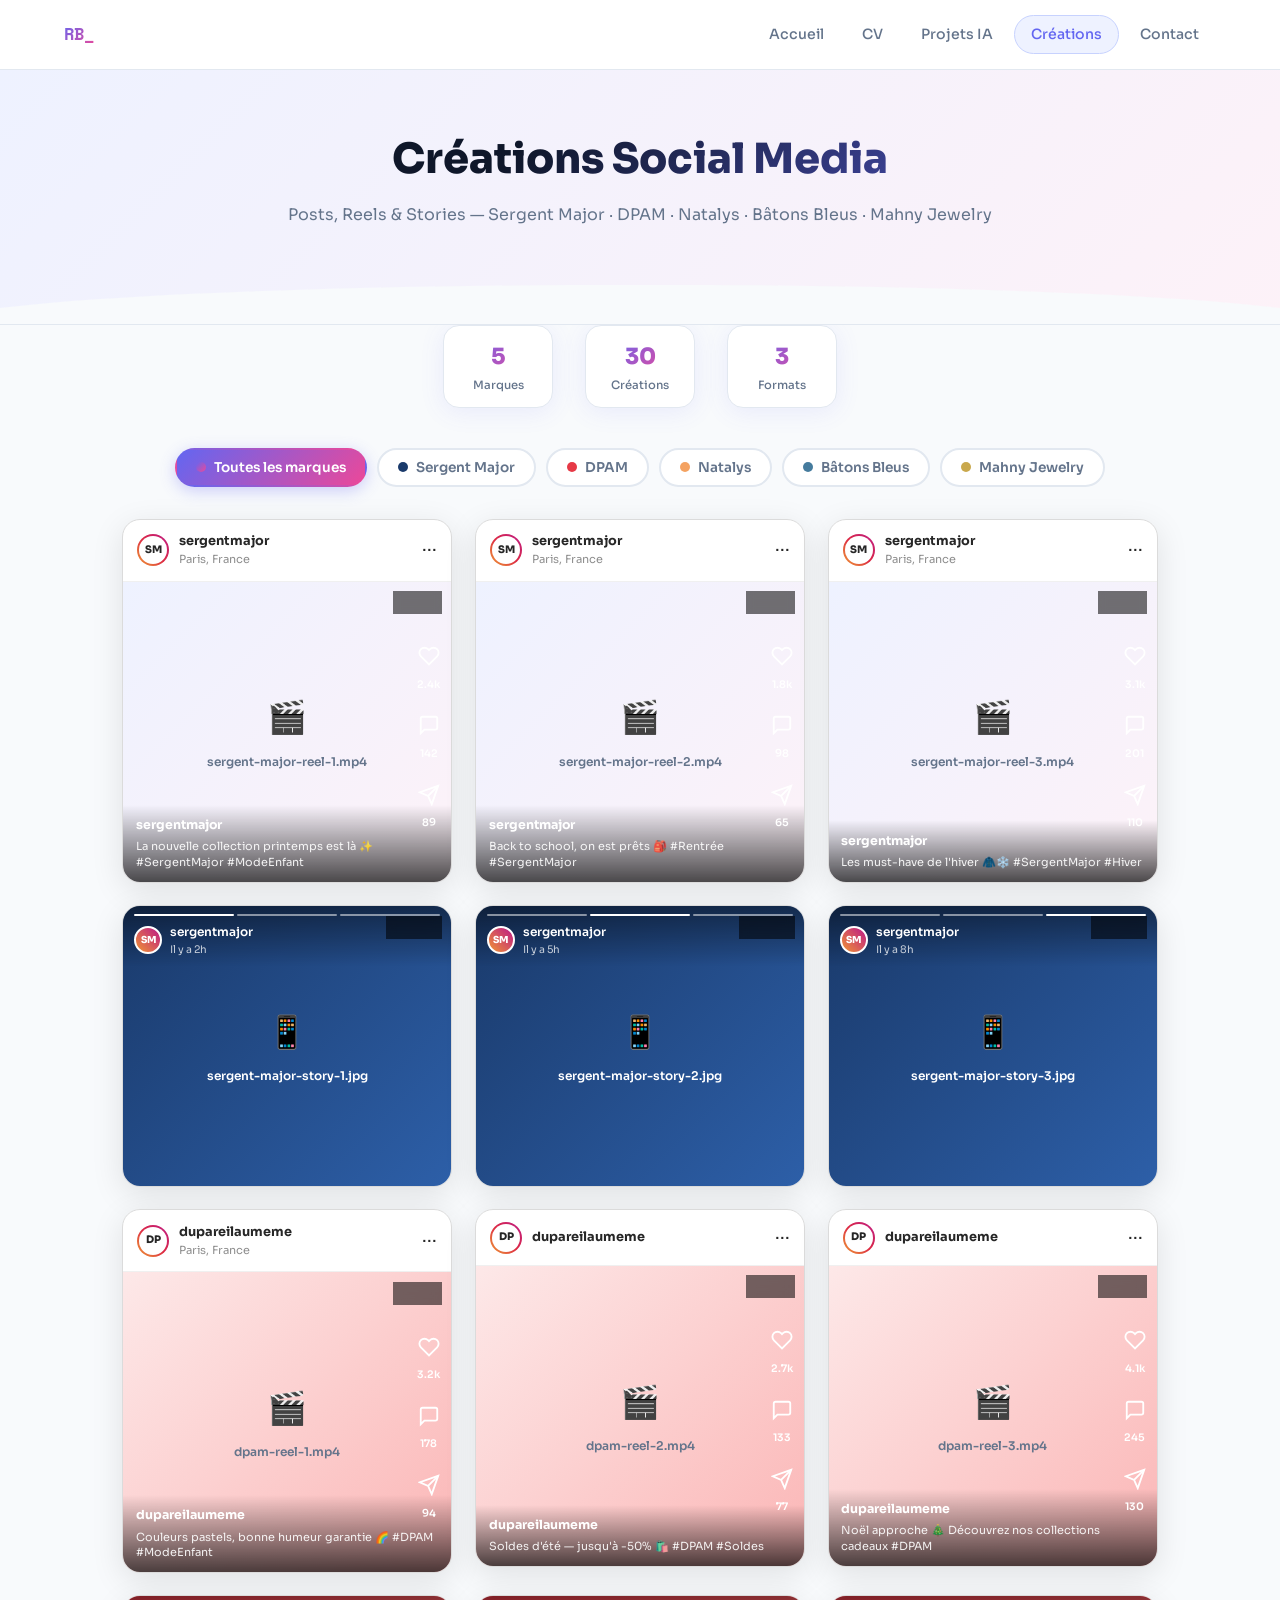
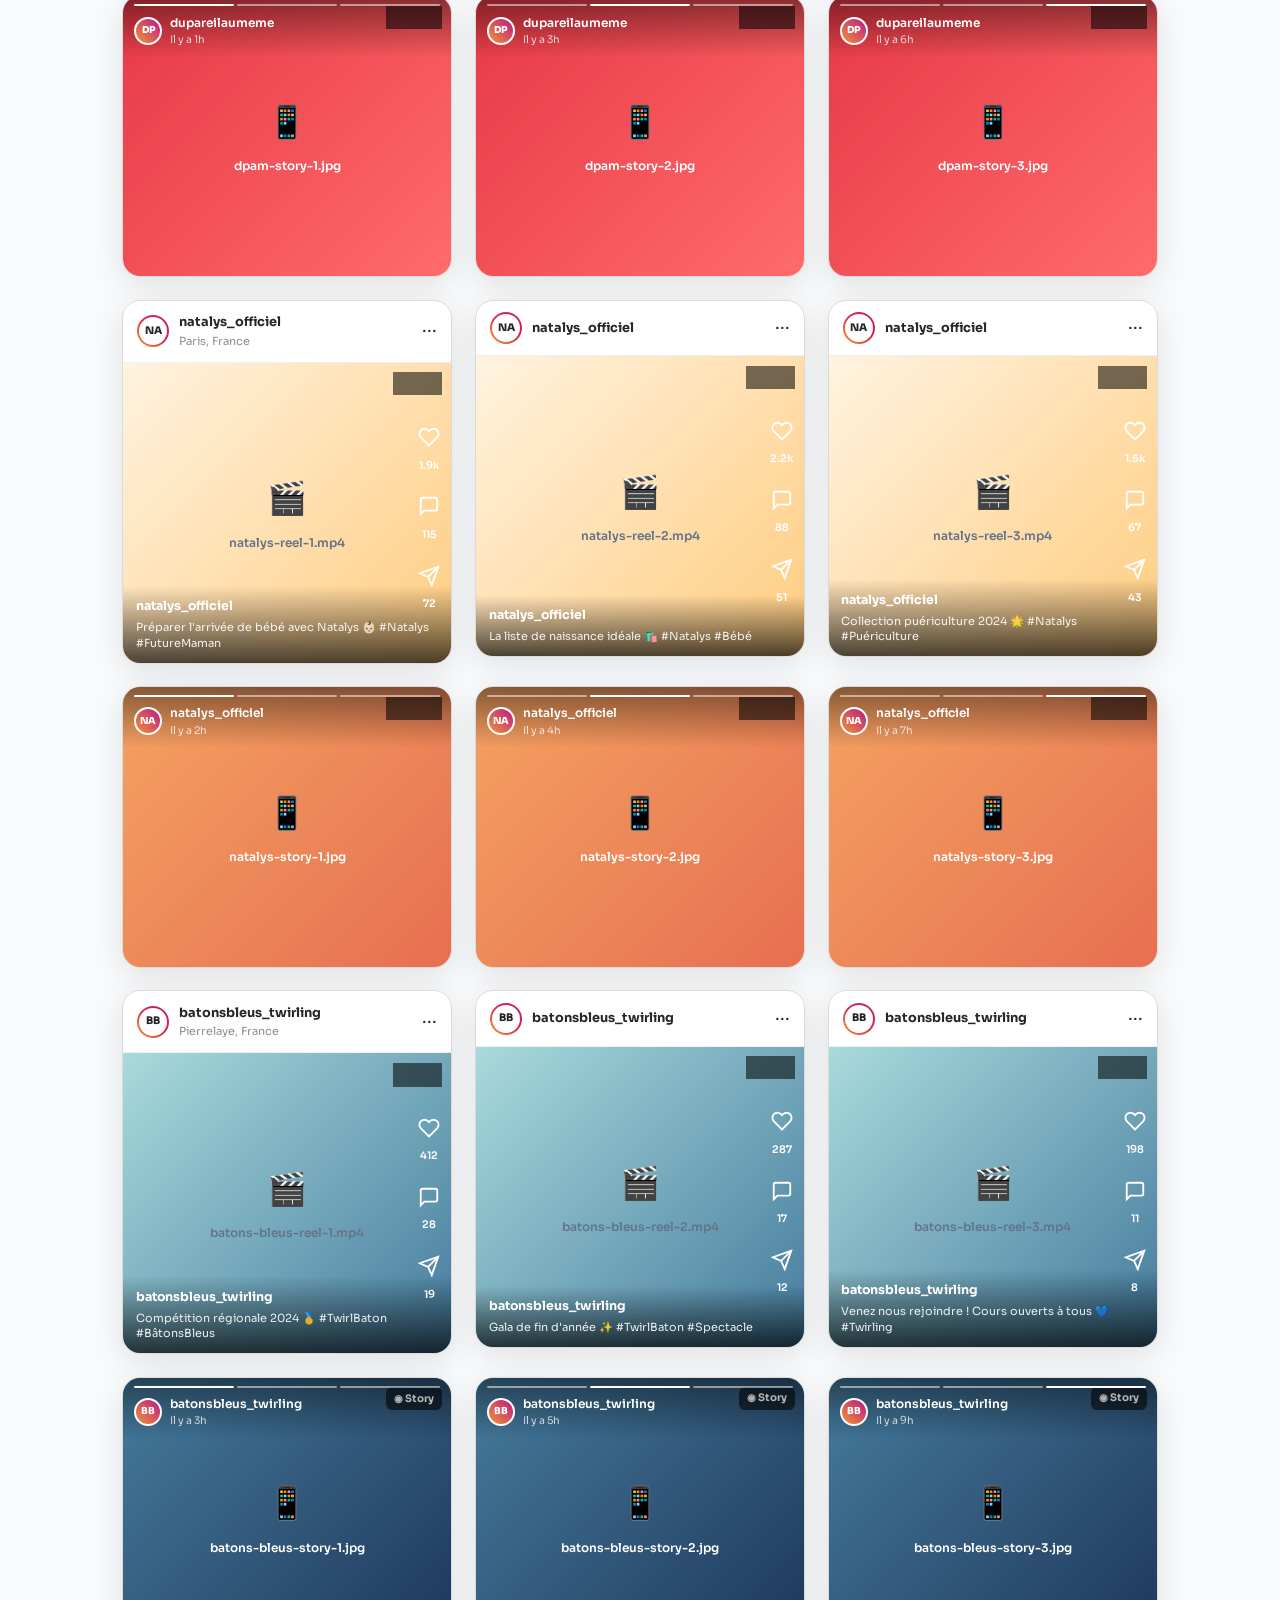
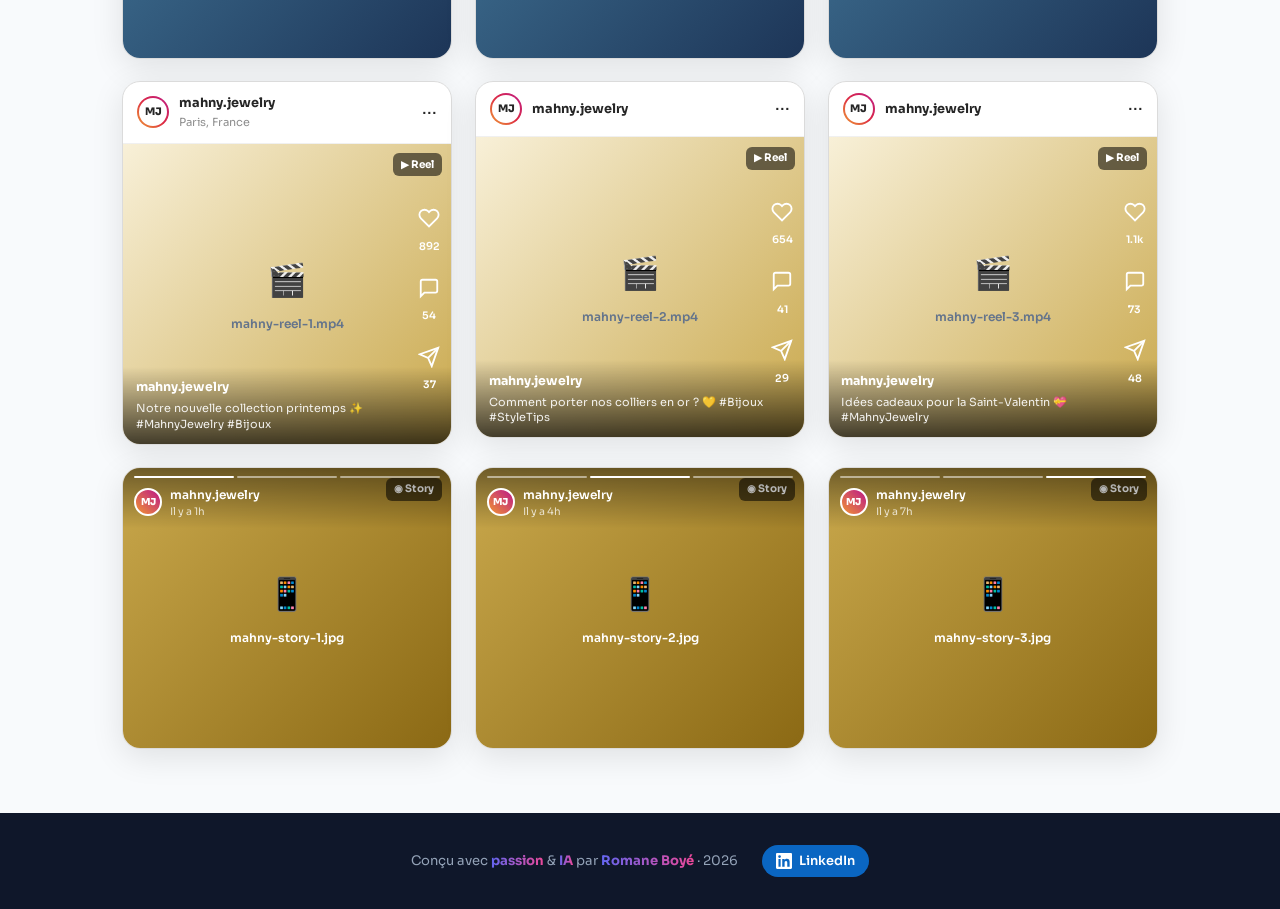
<file: creations.html>
<!DOCTYPE html>
<html lang="fr">
<head>
  <meta charset="UTF-8" />
  <meta name="viewport" content="width=device-width, initial-scale=1.0" />
  <title>Romane Boyé — Créations Social Media</title>
  <link href="https://fonts.googleapis.com/css2?family=Sora:wght@300;400;500;600;700;800&family=Space+Mono:wght@400;700&display=swap" rel="stylesheet" />
  <link rel="stylesheet" href="style.css" />

  <style>
    /* ============================================================
       STYLES SPÉCIFIQUES — PAGE CRÉATIONS SOCIAL MEDIA
       ============================================================ */

    /* ── EN-TÊTE ── */
    .page-header { position: relative; overflow: hidden; }
    .page-header::after {
      content: '';
      position: absolute;
      bottom: -1px; left: 0; right: 0;
      height: 40px;
      background: var(--bg);
      clip-path: ellipse(55% 100% at 50% 100%);
    }

    /* ── FILTRES PAR MARQUE ── */
    .brand-filters {
      display: flex;
      flex-wrap: wrap;
      gap: .6rem;
      justify-content: center;
      margin: 2.5rem 0 2rem;
    }

    .brand-btn {
      display: flex;
      align-items: center;
      gap: .5rem;
      padding: .55rem 1.2rem;
      border-radius: 50px;
      font-family: var(--font);
      font-size: .85rem;
      font-weight: 600;
      border: 2px solid var(--border);
      background: var(--bg-card);
      color: var(--text-muted);
      cursor: pointer;
      transition: all .25s ease;
    }
    .brand-btn:hover { border-color: var(--indigo); color: var(--indigo); }
    .brand-btn.active {
      background: linear-gradient(135deg, var(--indigo), var(--pink));
      border-color: transparent;
      color: #fff;
      box-shadow: 0 4px 16px rgba(99,102,241,.3);
    }
    .brand-dot {
      width: 10px; height: 10px;
      border-radius: 50%;
      flex-shrink: 0;
    }

    /* ── GRILLE DE CONTENU ── */
    .content-grid {
      display: grid;
      grid-template-columns: repeat(3, 1fr);
      gap: 1.4rem;
      padding-bottom: 4rem;
    }
    @media (max-width: 900px) { .content-grid { grid-template-columns: repeat(2, 1fr); } }
    @media (max-width: 560px) { .content-grid { grid-template-columns: 1fr; } }

    /* Carte cachée lors du filtrage */
    .post-item { transition: opacity .3s ease, transform .3s ease; }
    .post-item.hidden { display: none; }

    /* ============================================================
       SIMULATION INSTAGRAM
       ============================================================ */
    .insta-phone {
      background: #fff;
      border-radius: 18px;
      border: 1px solid #dbdbdb;
      overflow: hidden;
      box-shadow: 0 8px 32px rgba(0,0,0,.10);
      transition: transform .3s ease, box-shadow .3s ease;
      cursor: pointer;
      position: relative;
    }
    .insta-phone:hover {
      transform: translateY(-6px);
      box-shadow: 0 20px 48px rgba(0,0,0,.16);
    }

    /* ── Header du post Instagram ── */
    .ig-header {
      display: flex;
      align-items: center;
      gap: .6rem;
      padding: .7rem .9rem;
      border-bottom: 1px solid #f0f0f0;
    }
    .ig-avatar {
      width: 32px; height: 32px;
      border-radius: 50%;
      background: linear-gradient(45deg, #f09433, #e6683c, #dc2743, #cc2366, #bc1888);
      display: flex; align-items: center; justify-content: center;
      color: #fff;
      font-size: .7rem;
      font-weight: 700;
      flex-shrink: 0;
      padding: 2px;
    }
    .ig-avatar-inner {
      width: 100%; height: 100%;
      border-radius: 50%;
      background: var(--bg-card);
      display: flex; align-items: center; justify-content: center;
      font-size: .65rem;
      font-weight: 800;
      color: #262626;
      overflow: hidden;
    }
    .ig-avatar-inner img { width: 100%; height: 100%; object-fit: cover; }
    .ig-username { font-size: .8rem; font-weight: 700; color: #262626; }
    .ig-location { font-size: .7rem; color: #8e8e8e; }
    .ig-more { margin-left: auto; color: #262626; font-size: 1.1rem; line-height: 1; }

    /* ── Zone média ── */
    .ig-media {
      position: relative;
      width: 100%;
      aspect-ratio: 1;
      background: #f0f0f0;
      overflow: hidden;
    }
    .ig-media img, .ig-media video {
      width: 100%;
      height: 100%;
      object-fit: cover;
      display: block;
    }

    /* Badge type de contenu */
    .ig-type-badge {
      position: absolute;
      top: .6rem; right: .6rem;
      background: rgba(0,0,0,.55);
      backdrop-filter: blur(4px);
      color: #fff;
      border-radius: 6px;
      padding: .2rem .5rem;
      font-size: .65rem;
      font-weight: 700;
      display: flex;
      align-items: center;
      gap: .3rem;
    }

    /* Placeholder quand pas de fichier */
    .ig-placeholder {
      width: 100%; height: 100%;
      display: flex;
      flex-direction: column;
      align-items: center;
      justify-content: center;
      gap: .5rem;
      background: linear-gradient(135deg, #eef2ff, #fdf2f8);
      color: var(--text-muted);
      font-size: .75rem;
      font-weight: 600;
    }
    .ig-placeholder-icon { font-size: 2rem; }

    /* ── Story : format portrait ── */
    .ig-media.story { aspect-ratio: 9/16; max-height: 280px; }

    /* ── Barre d'actions Instagram ── */
    .ig-actions {
      padding: .55rem .9rem .3rem;
      display: flex;
      align-items: center;
      gap: .8rem;
    }
    .ig-action-icon {
      width: 22px; height: 22px;
      opacity: .85;
      flex-shrink: 0;
    }
    .ig-save { margin-left: auto; }

    /* ── Likes ── */
    .ig-likes {
      padding: 0 .9rem;
      font-size: .78rem;
      font-weight: 700;
      color: #262626;
    }

    /* ── Légende ── */
    .ig-caption {
      padding: .25rem .9rem .6rem;
      font-size: .76rem;
      color: #262626;
      line-height: 1.45;
    }
    .ig-caption strong { font-weight: 700; }
    .ig-caption .ig-hashtags { color: #00376b; }

    /* ── Vue Stories ── */
    .ig-story-header {
      position: absolute;
      top: 0; left: 0; right: 0;
      padding: .5rem .7rem;
      background: linear-gradient(to bottom, rgba(0,0,0,.45), transparent);
      z-index: 2;
    }
    .ig-story-bar {
      display: flex;
      gap: 3px;
      margin-bottom: .4rem;
    }
    .ig-story-segment {
      flex: 1;
      height: 2px;
      background: rgba(255,255,255,.5);
      border-radius: 2px;
      overflow: hidden;
    }
    .ig-story-segment.active { background: #fff; }
    .ig-story-user {
      display: flex;
      align-items: center;
      gap: .5rem;
      color: #fff;
    }
    .ig-story-avatar {
      width: 28px; height: 28px;
      border-radius: 50%;
      border: 2px solid #fff;
      background: linear-gradient(45deg, #f09433, #bc1888);
      display: flex; align-items: center; justify-content: center;
      font-size: .6rem;
      font-weight: 800;
      color: #fff;
      overflow: hidden;
    }
    .ig-story-name { font-size: .75rem; font-weight: 600; }
    .ig-story-time { font-size: .65rem; opacity: .75; }

    /* ── Reel layout ── */
    .ig-media.reel { aspect-ratio: 9/16; max-height: 300px; }
    .ig-reel-overlay {
      position: absolute;
      bottom: 0; left: 0; right: 0;
      padding: .7rem .8rem;
      background: linear-gradient(to top, rgba(0,0,0,.7) 0%, transparent 100%);
      color: #fff;
      z-index: 2;
    }
    .ig-reel-username { font-size: .78rem; font-weight: 700; margin-bottom: .2rem; }
    .ig-reel-caption { font-size: .7rem; opacity: .9; line-height: 1.4; }
    .ig-reel-actions {
      position: absolute;
      right: .7rem;
      bottom: 3rem;
      display: flex;
      flex-direction: column;
      align-items: center;
      gap: 1.2rem;
      z-index: 2;
    }
    .ig-reel-action { color: #fff; text-align: center; }
    .ig-reel-action svg { display: block; margin: 0 auto .15rem; }
    .ig-reel-action span { font-size: .65rem; font-weight: 600; }

    /* ── Compteur de posts ── */
    .brand-stats {
      display: flex;
      justify-content: center;
      gap: 2rem;
      margin-bottom: 2rem;
      flex-wrap: wrap;
    }
    .brand-stat {
      text-align: center;
      background: var(--bg-card);
      border: 1px solid var(--border);
      border-radius: var(--radius);
      padding: .8rem 1.5rem;
      box-shadow: var(--shadow);
      min-width: 110px;
      transition: transform .2s;
    }
    .brand-stat:hover { transform: translateY(-3px); }
    .brand-stat-value {
      font-size: 1.4rem;
      font-weight: 800;
      background: linear-gradient(135deg, var(--indigo), var(--pink));
      -webkit-background-clip: text;
      -webkit-text-fill-color: transparent;
      background-clip: text;
    }
    .brand-stat-label { font-size: .72rem; color: var(--text-muted); font-weight: 500; margin-top: .1rem; }
  </style>
</head>

<body>

  <!-- ============================================================
       NAVIGATION — "Créations" est l'onglet actif
       ============================================================ -->
  <nav>
    <a href="index.html" class="nav-logo">RB_</a>
    <ul class="nav-links">
      <li><a href="index.html">Accueil</a></li>
      <li><a href="cv.html">CV</a></li>
      <li><a href="projets.html">Projets IA</a></li>
      <li><a href="creations.html" class="active">Créations</a></li>
      <li><a href="contact.html">Contact</a></li>
    </ul>
  </nav>

  <main>

    <!-- ── EN-TÊTE ── -->
    <div class="page-header">
      <h1 class="section-title">Créations Social Media</h1>
      <p class="section-subtitle">Posts, Reels & Stories — Sergent Major · DPAM · Natalys · Bâtons Bleus · Mahny Jewelry</p>
    </div>

    <div class="container">

      <!-- ── STATS GLOBALES ── -->
      <div class="brand-stats">
        <div class="brand-stat">
          <div class="brand-stat-value">5</div>
          <div class="brand-stat-label">Marques</div>
        </div>
        <div class="brand-stat">
          <div class="brand-stat-value">30</div>
          <div class="brand-stat-label">Créations</div>
        </div>
        <div class="brand-stat">
          <div class="brand-stat-value">3</div>
          <div class="brand-stat-label">Formats</div>
        </div>
      </div>

      <!-- ── FILTRES PAR MARQUE ── -->
      <div class="brand-filters">
        <button class="brand-btn active" onclick="filterBrand('all', this)">
          <span class="brand-dot" style="background:linear-gradient(135deg,#6366f1,#ec4899)"></span>
          Toutes les marques
        </button>
        <button class="brand-btn" onclick="filterBrand('sergent-major', this)">
          <span class="brand-dot" style="background:#1a3a6b"></span>
          Sergent Major
        </button>
        <button class="brand-btn" onclick="filterBrand('dpam', this)">
          <span class="brand-dot" style="background:#e63946"></span>
          DPAM
        </button>
        <button class="brand-btn" onclick="filterBrand('natalys', this)">
          <span class="brand-dot" style="background:#f4a261"></span>
          Natalys
        </button>
        <button class="brand-btn" onclick="filterBrand('batons-bleus', this)">
          <span class="brand-dot" style="background:#457b9d"></span>
          Bâtons Bleus
        </button>
        <button class="brand-btn" onclick="filterBrand('mahny', this)">
          <span class="brand-dot" style="background:#c9a84c"></span>
          Mahny Jewelry
        </button>
      </div>

      <!-- ============================================================
           GRILLE DE POSTS
           Chaque post-item a data-brand="..." pour le filtre
           et data-type="reel|story|post" pour le format
           ============================================================ -->
      <div class="content-grid" id="grid">


        <!-- ══════════════════════════════
             SERGENT MAJOR — 3 Reels + 3 Stories
             ══════════════════════════════ -->

        <!-- SM Reel 1 -->
        <div class="post-item" data-brand="sergent-major">
          <div class="insta-phone">
            <div class="ig-header">
              <div class="ig-avatar"><div class="ig-avatar-inner">SM</div></div>
              <div><div class="ig-username">sergentmajor</div><div class="ig-location">Paris, France</div></div>
              <div class="ig-more">···</div>
            </div>
            <div class="ig-media reel">
              <!-- 👇 Remplace par : <video src="sergent-major-reel-1.mp4" autoplay muted loop playsinline></video> -->
              <div class="ig-placeholder">
                <span class="ig-placeholder-icon">🎬</span>
                <span>sergent-major-reel-1.mp4</span>
              </div>
              <div class="ig-type-badge">▶ Reel</div>
              <div class="ig-reel-overlay">
                <div class="ig-reel-username">sergentmajor</div>
                <div class="ig-reel-caption">La nouvelle collection printemps est là ✨ #SergentMajor #ModeEnfant</div>
              </div>
              <div class="ig-reel-actions">
                <div class="ig-reel-action">
                  <svg width="22" height="22" viewBox="0 0 24 24" fill="none" stroke="#fff" stroke-width="2"><path d="M20.84 4.61a5.5 5.5 0 0 0-7.78 0L12 5.67l-1.06-1.06a5.5 5.5 0 0 0-7.78 7.78L12 21.23l8.84-8.84a5.5 5.5 0 0 0 0-7.78z"/></svg>
                  <span>2.4k</span>
                </div>
                <div class="ig-reel-action">
                  <svg width="22" height="22" viewBox="0 0 24 24" fill="none" stroke="#fff" stroke-width="2"><path d="M21 15a2 2 0 0 1-2 2H7l-4 4V5a2 2 0 0 1 2-2h14a2 2 0 0 1 2 2z"/></svg>
                  <span>142</span>
                </div>
                <div class="ig-reel-action">
                  <svg width="22" height="22" viewBox="0 0 24 24" fill="none" stroke="#fff" stroke-width="2"><line x1="22" y1="2" x2="11" y2="13"/><polygon points="22 2 15 22 11 13 2 9 22 2"/></svg>
                  <span>89</span>
                </div>
              </div>
            </div>
          </div>
        </div>

        <!-- SM Reel 2 -->
        <div class="post-item" data-brand="sergent-major">
          <div class="insta-phone">
            <div class="ig-header">
              <div class="ig-avatar"><div class="ig-avatar-inner">SM</div></div>
              <div><div class="ig-username">sergentmajor</div><div class="ig-location">Paris, France</div></div>
              <div class="ig-more">···</div>
            </div>
            <div class="ig-media reel">
              <div class="ig-placeholder">
                <span class="ig-placeholder-icon">🎬</span>
                <span>sergent-major-reel-2.mp4</span>
              </div>
              <div class="ig-type-badge">▶ Reel</div>
              <div class="ig-reel-overlay">
                <div class="ig-reel-username">sergentmajor</div>
                <div class="ig-reel-caption">Back to school, on est prêts 🎒 #Rentrée #SergentMajor</div>
              </div>
              <div class="ig-reel-actions">
                <div class="ig-reel-action"><svg width="22" height="22" viewBox="0 0 24 24" fill="none" stroke="#fff" stroke-width="2"><path d="M20.84 4.61a5.5 5.5 0 0 0-7.78 0L12 5.67l-1.06-1.06a5.5 5.5 0 0 0-7.78 7.78L12 21.23l8.84-8.84a5.5 5.5 0 0 0 0-7.78z"/></svg><span>1.8k</span></div>
                <div class="ig-reel-action"><svg width="22" height="22" viewBox="0 0 24 24" fill="none" stroke="#fff" stroke-width="2"><path d="M21 15a2 2 0 0 1-2 2H7l-4 4V5a2 2 0 0 1 2-2h14a2 2 0 0 1 2 2z"/></svg><span>98</span></div>
                <div class="ig-reel-action"><svg width="22" height="22" viewBox="0 0 24 24" fill="none" stroke="#fff" stroke-width="2"><line x1="22" y1="2" x2="11" y2="13"/><polygon points="22 2 15 22 11 13 2 9 22 2"/></svg><span>65</span></div>
              </div>
            </div>
          </div>
        </div>

        <!-- SM Reel 3 -->
        <div class="post-item" data-brand="sergent-major">
          <div class="insta-phone">
            <div class="ig-header">
              <div class="ig-avatar"><div class="ig-avatar-inner">SM</div></div>
              <div><div class="ig-username">sergentmajor</div><div class="ig-location">Paris, France</div></div>
              <div class="ig-more">···</div>
            </div>
            <div class="ig-media reel">
              <div class="ig-placeholder">
                <span class="ig-placeholder-icon">🎬</span>
                <span>sergent-major-reel-3.mp4</span>
              </div>
              <div class="ig-type-badge">▶ Reel</div>
              <div class="ig-reel-overlay">
                <div class="ig-reel-username">sergentmajor</div>
                <div class="ig-reel-caption">Les must-have de l'hiver 🧥❄️ #SergentMajor #Hiver</div>
              </div>
              <div class="ig-reel-actions">
                <div class="ig-reel-action"><svg width="22" height="22" viewBox="0 0 24 24" fill="none" stroke="#fff" stroke-width="2"><path d="M20.84 4.61a5.5 5.5 0 0 0-7.78 0L12 5.67l-1.06-1.06a5.5 5.5 0 0 0-7.78 7.78L12 21.23l8.84-8.84a5.5 5.5 0 0 0 0-7.78z"/></svg><span>3.1k</span></div>
                <div class="ig-reel-action"><svg width="22" height="22" viewBox="0 0 24 24" fill="none" stroke="#fff" stroke-width="2"><path d="M21 15a2 2 0 0 1-2 2H7l-4 4V5a2 2 0 0 1 2-2h14a2 2 0 0 1 2 2z"/></svg><span>201</span></div>
                <div class="ig-reel-action"><svg width="22" height="22" viewBox="0 0 24 24" fill="none" stroke="#fff" stroke-width="2"><line x1="22" y1="2" x2="11" y2="13"/><polygon points="22 2 15 22 11 13 2 9 22 2"/></svg><span>110</span></div>
              </div>
            </div>
          </div>
        </div>

        <!-- SM Story 1 -->
        <div class="post-item" data-brand="sergent-major">
          <div class="insta-phone">
            <div class="ig-media story">
              <div class="ig-placeholder" style="background:linear-gradient(135deg,#1a3a6b,#2d5fa8)">
                <span class="ig-placeholder-icon">📱</span>
                <span style="color:#fff">sergent-major-story-1.jpg</span>
              </div>
              <div class="ig-type-badge">◉ Story</div>
              <div class="ig-story-header">
                <div class="ig-story-bar">
                  <div class="ig-story-segment active"></div>
                  <div class="ig-story-segment"></div>
                  <div class="ig-story-segment"></div>
                </div>
                <div class="ig-story-user">
                  <div class="ig-story-avatar">SM</div>
                  <div>
                    <div class="ig-story-name">sergentmajor</div>
                    <div class="ig-story-time">Il y a 2h</div>
                  </div>
                </div>
              </div>
            </div>
          </div>
        </div>

        <!-- SM Story 2 -->
        <div class="post-item" data-brand="sergent-major">
          <div class="insta-phone">
            <div class="ig-media story">
              <div class="ig-placeholder" style="background:linear-gradient(135deg,#1a3a6b,#2d5fa8)">
                <span class="ig-placeholder-icon">📱</span>
                <span style="color:#fff">sergent-major-story-2.jpg</span>
              </div>
              <div class="ig-type-badge">◉ Story</div>
              <div class="ig-story-header">
                <div class="ig-story-bar">
                  <div class="ig-story-segment"></div>
                  <div class="ig-story-segment active"></div>
                  <div class="ig-story-segment"></div>
                </div>
                <div class="ig-story-user">
                  <div class="ig-story-avatar">SM</div>
                  <div><div class="ig-story-name">sergentmajor</div><div class="ig-story-time">Il y a 5h</div></div>
                </div>
              </div>
            </div>
          </div>
        </div>

        <!-- SM Story 3 -->
        <div class="post-item" data-brand="sergent-major">
          <div class="insta-phone">
            <div class="ig-media story">
              <div class="ig-placeholder" style="background:linear-gradient(135deg,#1a3a6b,#2d5fa8)">
                <span class="ig-placeholder-icon">📱</span>
                <span style="color:#fff">sergent-major-story-3.jpg</span>
              </div>
              <div class="ig-type-badge">◉ Story</div>
              <div class="ig-story-header">
                <div class="ig-story-bar">
                  <div class="ig-story-segment"></div>
                  <div class="ig-story-segment"></div>
                  <div class="ig-story-segment active"></div>
                </div>
                <div class="ig-story-user">
                  <div class="ig-story-avatar">SM</div>
                  <div><div class="ig-story-name">sergentmajor</div><div class="ig-story-time">Il y a 8h</div></div>
                </div>
              </div>
            </div>
          </div>
        </div>


        <!-- ══════════════════════════════
             DPAM — 3 Reels + 3 Stories
             ══════════════════════════════ -->

        <!-- DPAM Reel 1 -->
        <div class="post-item" data-brand="dpam">
          <div class="insta-phone">
            <div class="ig-header">
              <div class="ig-avatar"><div class="ig-avatar-inner">DP</div></div>
              <div><div class="ig-username">dupareilaumeme</div><div class="ig-location">Paris, France</div></div>
              <div class="ig-more">···</div>
            </div>
            <div class="ig-media reel">
              <div class="ig-placeholder" style="background:linear-gradient(135deg,#fde8e8,#fbb6b6)">
                <span class="ig-placeholder-icon">🎬</span>
                <span>dpam-reel-1.mp4</span>
              </div>
              <div class="ig-type-badge">▶ Reel</div>
              <div class="ig-reel-overlay">
                <div class="ig-reel-username">dupareilaumeme</div>
                <div class="ig-reel-caption">Couleurs pastels, bonne humeur garantie 🌈 #DPAM #ModeEnfant</div>
              </div>
              <div class="ig-reel-actions">
                <div class="ig-reel-action"><svg width="22" height="22" viewBox="0 0 24 24" fill="none" stroke="#fff" stroke-width="2"><path d="M20.84 4.61a5.5 5.5 0 0 0-7.78 0L12 5.67l-1.06-1.06a5.5 5.5 0 0 0-7.78 7.78L12 21.23l8.84-8.84a5.5 5.5 0 0 0 0-7.78z"/></svg><span>3.2k</span></div>
                <div class="ig-reel-action"><svg width="22" height="22" viewBox="0 0 24 24" fill="none" stroke="#fff" stroke-width="2"><path d="M21 15a2 2 0 0 1-2 2H7l-4 4V5a2 2 0 0 1 2-2h14a2 2 0 0 1 2 2z"/></svg><span>178</span></div>
                <div class="ig-reel-action"><svg width="22" height="22" viewBox="0 0 24 24" fill="none" stroke="#fff" stroke-width="2"><line x1="22" y1="2" x2="11" y2="13"/><polygon points="22 2 15 22 11 13 2 9 22 2"/></svg><span>94</span></div>
              </div>
            </div>
          </div>
        </div>

        <!-- DPAM Reel 2 -->
        <div class="post-item" data-brand="dpam">
          <div class="insta-phone">
            <div class="ig-header">
              <div class="ig-avatar"><div class="ig-avatar-inner">DP</div></div>
              <div><div class="ig-username">dupareilaumeme</div></div>
              <div class="ig-more">···</div>
            </div>
            <div class="ig-media reel">
              <div class="ig-placeholder" style="background:linear-gradient(135deg,#fde8e8,#fbb6b6)">
                <span class="ig-placeholder-icon">🎬</span><span>dpam-reel-2.mp4</span>
              </div>
              <div class="ig-type-badge">▶ Reel</div>
              <div class="ig-reel-overlay">
                <div class="ig-reel-username">dupareilaumeme</div>
                <div class="ig-reel-caption">Soldes d'été — jusqu'à -50% 🛍️ #DPAM #Soldes</div>
              </div>
              <div class="ig-reel-actions">
                <div class="ig-reel-action"><svg width="22" height="22" viewBox="0 0 24 24" fill="none" stroke="#fff" stroke-width="2"><path d="M20.84 4.61a5.5 5.5 0 0 0-7.78 0L12 5.67l-1.06-1.06a5.5 5.5 0 0 0-7.78 7.78L12 21.23l8.84-8.84a5.5 5.5 0 0 0 0-7.78z"/></svg><span>2.7k</span></div>
                <div class="ig-reel-action"><svg width="22" height="22" viewBox="0 0 24 24" fill="none" stroke="#fff" stroke-width="2"><path d="M21 15a2 2 0 0 1-2 2H7l-4 4V5a2 2 0 0 1 2-2h14a2 2 0 0 1 2 2z"/></svg><span>133</span></div>
                <div class="ig-reel-action"><svg width="22" height="22" viewBox="0 0 24 24" fill="none" stroke="#fff" stroke-width="2"><line x1="22" y1="2" x2="11" y2="13"/><polygon points="22 2 15 22 11 13 2 9 22 2"/></svg><span>77</span></div>
              </div>
            </div>
          </div>
        </div>

        <!-- DPAM Reel 3 -->
        <div class="post-item" data-brand="dpam">
          <div class="insta-phone">
            <div class="ig-header">
              <div class="ig-avatar"><div class="ig-avatar-inner">DP</div></div>
              <div><div class="ig-username">dupareilaumeme</div></div>
              <div class="ig-more">···</div>
            </div>
            <div class="ig-media reel">
              <div class="ig-placeholder" style="background:linear-gradient(135deg,#fde8e8,#fbb6b6)">
                <span class="ig-placeholder-icon">🎬</span><span>dpam-reel-3.mp4</span>
              </div>
              <div class="ig-type-badge">▶ Reel</div>
              <div class="ig-reel-overlay">
                <div class="ig-reel-username">dupareilaumeme</div>
                <div class="ig-reel-caption">Noël approche 🎄 Découvrez nos collections cadeaux #DPAM</div>
              </div>
              <div class="ig-reel-actions">
                <div class="ig-reel-action"><svg width="22" height="22" viewBox="0 0 24 24" fill="none" stroke="#fff" stroke-width="2"><path d="M20.84 4.61a5.5 5.5 0 0 0-7.78 0L12 5.67l-1.06-1.06a5.5 5.5 0 0 0-7.78 7.78L12 21.23l8.84-8.84a5.5 5.5 0 0 0 0-7.78z"/></svg><span>4.1k</span></div>
                <div class="ig-reel-action"><svg width="22" height="22" viewBox="0 0 24 24" fill="none" stroke="#fff" stroke-width="2"><path d="M21 15a2 2 0 0 1-2 2H7l-4 4V5a2 2 0 0 1 2-2h14a2 2 0 0 1 2 2z"/></svg><span>245</span></div>
                <div class="ig-reel-action"><svg width="22" height="22" viewBox="0 0 24 24" fill="none" stroke="#fff" stroke-width="2"><line x1="22" y1="2" x2="11" y2="13"/><polygon points="22 2 15 22 11 13 2 9 22 2"/></svg><span>130</span></div>
              </div>
            </div>
          </div>
        </div>

        <!-- DPAM Story 1 -->
        <div class="post-item" data-brand="dpam">
          <div class="insta-phone">
            <div class="ig-media story">
              <div class="ig-placeholder" style="background:linear-gradient(135deg,#e63946,#ff6b6b)">
                <span class="ig-placeholder-icon">📱</span>
                <span style="color:#fff">dpam-story-1.jpg</span>
              </div>
              <div class="ig-type-badge">◉ Story</div>
              <div class="ig-story-header">
                <div class="ig-story-bar"><div class="ig-story-segment active"></div><div class="ig-story-segment"></div><div class="ig-story-segment"></div></div>
                <div class="ig-story-user"><div class="ig-story-avatar">DP</div><div><div class="ig-story-name">dupareilaumeme</div><div class="ig-story-time">Il y a 1h</div></div></div>
              </div>
            </div>
          </div>
        </div>

        <!-- DPAM Story 2 -->
        <div class="post-item" data-brand="dpam">
          <div class="insta-phone">
            <div class="ig-media story">
              <div class="ig-placeholder" style="background:linear-gradient(135deg,#e63946,#ff6b6b)">
                <span class="ig-placeholder-icon">📱</span><span style="color:#fff">dpam-story-2.jpg</span>
              </div>
              <div class="ig-type-badge">◉ Story</div>
              <div class="ig-story-header">
                <div class="ig-story-bar"><div class="ig-story-segment"></div><div class="ig-story-segment active"></div><div class="ig-story-segment"></div></div>
                <div class="ig-story-user"><div class="ig-story-avatar">DP</div><div><div class="ig-story-name">dupareilaumeme</div><div class="ig-story-time">Il y a 3h</div></div></div>
              </div>
            </div>
          </div>
        </div>

        <!-- DPAM Story 3 -->
        <div class="post-item" data-brand="dpam">
          <div class="insta-phone">
            <div class="ig-media story">
              <div class="ig-placeholder" style="background:linear-gradient(135deg,#e63946,#ff6b6b)">
                <span class="ig-placeholder-icon">📱</span><span style="color:#fff">dpam-story-3.jpg</span>
              </div>
              <div class="ig-type-badge">◉ Story</div>
              <div class="ig-story-header">
                <div class="ig-story-bar"><div class="ig-story-segment"></div><div class="ig-story-segment"></div><div class="ig-story-segment active"></div></div>
                <div class="ig-story-user"><div class="ig-story-avatar">DP</div><div><div class="ig-story-name">dupareilaumeme</div><div class="ig-story-time">Il y a 6h</div></div></div>
              </div>
            </div>
          </div>
        </div>


        <!-- ══════════════════════════════
             NATALYS — 3 Reels + 3 Stories
             ══════════════════════════════ -->

        <!-- Natalys Reel 1 -->
        <div class="post-item" data-brand="natalys">
          <div class="insta-phone">
            <div class="ig-header">
              <div class="ig-avatar"><div class="ig-avatar-inner">NA</div></div>
              <div><div class="ig-username">natalys_officiel</div><div class="ig-location">Paris, France</div></div>
              <div class="ig-more">···</div>
            </div>
            <div class="ig-media reel">
              <div class="ig-placeholder" style="background:linear-gradient(135deg,#fff3e0,#ffcc80)">
                <span class="ig-placeholder-icon">🎬</span><span>natalys-reel-1.mp4</span>
              </div>
              <div class="ig-type-badge">▶ Reel</div>
              <div class="ig-reel-overlay">
                <div class="ig-reel-username">natalys_officiel</div>
                <div class="ig-reel-caption">Préparer l'arrivée de bébé avec Natalys 👶🏻 #Natalys #FutureMaman</div>
              </div>
              <div class="ig-reel-actions">
                <div class="ig-reel-action"><svg width="22" height="22" viewBox="0 0 24 24" fill="none" stroke="#fff" stroke-width="2"><path d="M20.84 4.61a5.5 5.5 0 0 0-7.78 0L12 5.67l-1.06-1.06a5.5 5.5 0 0 0-7.78 7.78L12 21.23l8.84-8.84a5.5 5.5 0 0 0 0-7.78z"/></svg><span>1.9k</span></div>
                <div class="ig-reel-action"><svg width="22" height="22" viewBox="0 0 24 24" fill="none" stroke="#fff" stroke-width="2"><path d="M21 15a2 2 0 0 1-2 2H7l-4 4V5a2 2 0 0 1 2-2h14a2 2 0 0 1 2 2z"/></svg><span>115</span></div>
                <div class="ig-reel-action"><svg width="22" height="22" viewBox="0 0 24 24" fill="none" stroke="#fff" stroke-width="2"><line x1="22" y1="2" x2="11" y2="13"/><polygon points="22 2 15 22 11 13 2 9 22 2"/></svg><span>72</span></div>
              </div>
            </div>
          </div>
        </div>

        <!-- Natalys Reel 2 -->
        <div class="post-item" data-brand="natalys">
          <div class="insta-phone">
            <div class="ig-header">
              <div class="ig-avatar"><div class="ig-avatar-inner">NA</div></div>
              <div><div class="ig-username">natalys_officiel</div></div>
              <div class="ig-more">···</div>
            </div>
            <div class="ig-media reel">
              <div class="ig-placeholder" style="background:linear-gradient(135deg,#fff3e0,#ffcc80)">
                <span class="ig-placeholder-icon">🎬</span><span>natalys-reel-2.mp4</span>
              </div>
              <div class="ig-type-badge">▶ Reel</div>
              <div class="ig-reel-overlay">
                <div class="ig-reel-username">natalys_officiel</div>
                <div class="ig-reel-caption">La liste de naissance idéale 🛍️ #Natalys #Bébé</div>
              </div>
              <div class="ig-reel-actions">
                <div class="ig-reel-action"><svg width="22" height="22" viewBox="0 0 24 24" fill="none" stroke="#fff" stroke-width="2"><path d="M20.84 4.61a5.5 5.5 0 0 0-7.78 0L12 5.67l-1.06-1.06a5.5 5.5 0 0 0-7.78 7.78L12 21.23l8.84-8.84a5.5 5.5 0 0 0 0-7.78z"/></svg><span>2.2k</span></div>
                <div class="ig-reel-action"><svg width="22" height="22" viewBox="0 0 24 24" fill="none" stroke="#fff" stroke-width="2"><path d="M21 15a2 2 0 0 1-2 2H7l-4 4V5a2 2 0 0 1 2-2h14a2 2 0 0 1 2 2z"/></svg><span>88</span></div>
                <div class="ig-reel-action"><svg width="22" height="22" viewBox="0 0 24 24" fill="none" stroke="#fff" stroke-width="2"><line x1="22" y1="2" x2="11" y2="13"/><polygon points="22 2 15 22 11 13 2 9 22 2"/></svg><span>51</span></div>
              </div>
            </div>
          </div>
        </div>

        <!-- Natalys Reel 3 -->
        <div class="post-item" data-brand="natalys">
          <div class="insta-phone">
            <div class="ig-header">
              <div class="ig-avatar"><div class="ig-avatar-inner">NA</div></div>
              <div><div class="ig-username">natalys_officiel</div></div>
              <div class="ig-more">···</div>
            </div>
            <div class="ig-media reel">
              <div class="ig-placeholder" style="background:linear-gradient(135deg,#fff3e0,#ffcc80)">
                <span class="ig-placeholder-icon">🎬</span><span>natalys-reel-3.mp4</span>
              </div>
              <div class="ig-type-badge">▶ Reel</div>
              <div class="ig-reel-overlay">
                <div class="ig-reel-username">natalys_officiel</div>
                <div class="ig-reel-caption">Collection puériculture 2024 🌟 #Natalys #Puériculture</div>
              </div>
              <div class="ig-reel-actions">
                <div class="ig-reel-action"><svg width="22" height="22" viewBox="0 0 24 24" fill="none" stroke="#fff" stroke-width="2"><path d="M20.84 4.61a5.5 5.5 0 0 0-7.78 0L12 5.67l-1.06-1.06a5.5 5.5 0 0 0-7.78 7.78L12 21.23l8.84-8.84a5.5 5.5 0 0 0 0-7.78z"/></svg><span>1.5k</span></div>
                <div class="ig-reel-action"><svg width="22" height="22" viewBox="0 0 24 24" fill="none" stroke="#fff" stroke-width="2"><path d="M21 15a2 2 0 0 1-2 2H7l-4 4V5a2 2 0 0 1 2-2h14a2 2 0 0 1 2 2z"/></svg><span>67</span></div>
                <div class="ig-reel-action"><svg width="22" height="22" viewBox="0 0 24 24" fill="none" stroke="#fff" stroke-width="2"><line x1="22" y1="2" x2="11" y2="13"/><polygon points="22 2 15 22 11 13 2 9 22 2"/></svg><span>43</span></div>
              </div>
            </div>
          </div>
        </div>

        <!-- Natalys Stories 1-3 -->
        <div class="post-item" data-brand="natalys">
          <div class="insta-phone">
            <div class="ig-media story">
              <div class="ig-placeholder" style="background:linear-gradient(135deg,#f4a261,#e76f51)">
                <span class="ig-placeholder-icon">📱</span><span style="color:#fff">natalys-story-1.jpg</span>
              </div>
              <div class="ig-type-badge">◉ Story</div>
              <div class="ig-story-header">
                <div class="ig-story-bar"><div class="ig-story-segment active"></div><div class="ig-story-segment"></div><div class="ig-story-segment"></div></div>
                <div class="ig-story-user"><div class="ig-story-avatar">NA</div><div><div class="ig-story-name">natalys_officiel</div><div class="ig-story-time">Il y a 2h</div></div></div>
              </div>
            </div>
          </div>
        </div>

        <div class="post-item" data-brand="natalys">
          <div class="insta-phone">
            <div class="ig-media story">
              <div class="ig-placeholder" style="background:linear-gradient(135deg,#f4a261,#e76f51)">
                <span class="ig-placeholder-icon">📱</span><span style="color:#fff">natalys-story-2.jpg</span>
              </div>
              <div class="ig-type-badge">◉ Story</div>
              <div class="ig-story-header">
                <div class="ig-story-bar"><div class="ig-story-segment"></div><div class="ig-story-segment active"></div><div class="ig-story-segment"></div></div>
                <div class="ig-story-user"><div class="ig-story-avatar">NA</div><div><div class="ig-story-name">natalys_officiel</div><div class="ig-story-time">Il y a 4h</div></div></div>
              </div>
            </div>
          </div>
        </div>

        <div class="post-item" data-brand="natalys">
          <div class="insta-phone">
            <div class="ig-media story">
              <div class="ig-placeholder" style="background:linear-gradient(135deg,#f4a261,#e76f51)">
                <span class="ig-placeholder-icon">📱</span><span style="color:#fff">natalys-story-3.jpg</span>
              </div>
              <div class="ig-type-badge">◉ Story</div>
              <div class="ig-story-header">
                <div class="ig-story-bar"><div class="ig-story-segment"></div><div class="ig-story-segment"></div><div class="ig-story-segment active"></div></div>
                <div class="ig-story-user"><div class="ig-story-avatar">NA</div><div><div class="ig-story-name">natalys_officiel</div><div class="ig-story-time">Il y a 7h</div></div></div>
              </div>
            </div>
          </div>
        </div>


        <!-- ══════════════════════════════
             BÂTONS BLEUS — 3 Reels + 3 Stories
             ══════════════════════════════ -->

        <div class="post-item" data-brand="batons-bleus">
          <div class="insta-phone">
            <div class="ig-header">
              <div class="ig-avatar"><div class="ig-avatar-inner">BB</div></div>
              <div><div class="ig-username">batonsbleus_twirling</div><div class="ig-location">Pierrelaye, France</div></div>
              <div class="ig-more">···</div>
            </div>
            <div class="ig-media reel">
              <div class="ig-placeholder" style="background:linear-gradient(135deg,#a8dadc,#457b9d)">
                <span class="ig-placeholder-icon">🎬</span><span>batons-bleus-reel-1.mp4</span>
              </div>
              <div class="ig-type-badge">▶ Reel</div>
              <div class="ig-reel-overlay">
                <div class="ig-reel-username">batonsbleus_twirling</div>
                <div class="ig-reel-caption">Compétition régionale 2024 🥇 #TwirlBaton #BâtonsBleus</div>
              </div>
              <div class="ig-reel-actions">
                <div class="ig-reel-action"><svg width="22" height="22" viewBox="0 0 24 24" fill="none" stroke="#fff" stroke-width="2"><path d="M20.84 4.61a5.5 5.5 0 0 0-7.78 0L12 5.67l-1.06-1.06a5.5 5.5 0 0 0-7.78 7.78L12 21.23l8.84-8.84a5.5 5.5 0 0 0 0-7.78z"/></svg><span>412</span></div>
                <div class="ig-reel-action"><svg width="22" height="22" viewBox="0 0 24 24" fill="none" stroke="#fff" stroke-width="2"><path d="M21 15a2 2 0 0 1-2 2H7l-4 4V5a2 2 0 0 1 2-2h14a2 2 0 0 1 2 2z"/></svg><span>28</span></div>
                <div class="ig-reel-action"><svg width="22" height="22" viewBox="0 0 24 24" fill="none" stroke="#fff" stroke-width="2"><line x1="22" y1="2" x2="11" y2="13"/><polygon points="22 2 15 22 11 13 2 9 22 2"/></svg><span>19</span></div>
              </div>
            </div>
          </div>
        </div>

        <div class="post-item" data-brand="batons-bleus">
          <div class="insta-phone">
            <div class="ig-header">
              <div class="ig-avatar"><div class="ig-avatar-inner">BB</div></div>
              <div><div class="ig-username">batonsbleus_twirling</div></div>
              <div class="ig-more">···</div>
            </div>
            <div class="ig-media reel">
              <div class="ig-placeholder" style="background:linear-gradient(135deg,#a8dadc,#457b9d)">
                <span class="ig-placeholder-icon">🎬</span><span>batons-bleus-reel-2.mp4</span>
              </div>
              <div class="ig-type-badge">▶ Reel</div>
              <div class="ig-reel-overlay">
                <div class="ig-reel-username">batonsbleus_twirling</div>
                <div class="ig-reel-caption">Gala de fin d'année ✨ #TwirlBaton #Spectacle</div>
              </div>
              <div class="ig-reel-actions">
                <div class="ig-reel-action"><svg width="22" height="22" viewBox="0 0 24 24" fill="none" stroke="#fff" stroke-width="2"><path d="M20.84 4.61a5.5 5.5 0 0 0-7.78 0L12 5.67l-1.06-1.06a5.5 5.5 0 0 0-7.78 7.78L12 21.23l8.84-8.84a5.5 5.5 0 0 0 0-7.78z"/></svg><span>287</span></div>
                <div class="ig-reel-action"><svg width="22" height="22" viewBox="0 0 24 24" fill="none" stroke="#fff" stroke-width="2"><path d="M21 15a2 2 0 0 1-2 2H7l-4 4V5a2 2 0 0 1 2-2h14a2 2 0 0 1 2 2z"/></svg><span>17</span></div>
                <div class="ig-reel-action"><svg width="22" height="22" viewBox="0 0 24 24" fill="none" stroke="#fff" stroke-width="2"><line x1="22" y1="2" x2="11" y2="13"/><polygon points="22 2 15 22 11 13 2 9 22 2"/></svg><span>12</span></div>
              </div>
            </div>
          </div>
        </div>

        <div class="post-item" data-brand="batons-bleus">
          <div class="insta-phone">
            <div class="ig-header">
              <div class="ig-avatar"><div class="ig-avatar-inner">BB</div></div>
              <div><div class="ig-username">batonsbleus_twirling</div></div>
              <div class="ig-more">···</div>
            </div>
            <div class="ig-media reel">
              <div class="ig-placeholder" style="background:linear-gradient(135deg,#a8dadc,#457b9d)">
                <span class="ig-placeholder-icon">🎬</span><span>batons-bleus-reel-3.mp4</span>
              </div>
              <div class="ig-type-badge">▶ Reel</div>
              <div class="ig-reel-overlay">
                <div class="ig-reel-username">batonsbleus_twirling</div>
                <div class="ig-reel-caption">Venez nous rejoindre ! Cours ouverts à tous 💙 #Twirling</div>
              </div>
              <div class="ig-reel-actions">
                <div class="ig-reel-action"><svg width="22" height="22" viewBox="0 0 24 24" fill="none" stroke="#fff" stroke-width="2"><path d="M20.84 4.61a5.5 5.5 0 0 0-7.78 0L12 5.67l-1.06-1.06a5.5 5.5 0 0 0-7.78 7.78L12 21.23l8.84-8.84a5.5 5.5 0 0 0 0-7.78z"/></svg><span>198</span></div>
                <div class="ig-reel-action"><svg width="22" height="22" viewBox="0 0 24 24" fill="none" stroke="#fff" stroke-width="2"><path d="M21 15a2 2 0 0 1-2 2H7l-4 4V5a2 2 0 0 1 2-2h14a2 2 0 0 1 2 2z"/></svg><span>11</span></div>
                <div class="ig-reel-action"><svg width="22" height="22" viewBox="0 0 24 24" fill="none" stroke="#fff" stroke-width="2"><line x1="22" y1="2" x2="11" y2="13"/><polygon points="22 2 15 22 11 13 2 9 22 2"/></svg><span>8</span></div>
              </div>
            </div>
          </div>
        </div>

        <div class="post-item" data-brand="batons-bleus">
          <div class="insta-phone">
            <div class="ig-media story">
              <div class="ig-placeholder" style="background:linear-gradient(135deg,#457b9d,#1d3557)">
                <span class="ig-placeholder-icon">📱</span><span style="color:#fff">batons-bleus-story-1.jpg</span>
              </div>
              <div class="ig-type-badge">◉ Story</div>
              <div class="ig-story-header">
                <div class="ig-story-bar"><div class="ig-story-segment active"></div><div class="ig-story-segment"></div><div class="ig-story-segment"></div></div>
                <div class="ig-story-user"><div class="ig-story-avatar">BB</div><div><div class="ig-story-name">batonsbleus_twirling</div><div class="ig-story-time">Il y a 3h</div></div></div>
              </div>
            </div>
          </div>
        </div>

        <div class="post-item" data-brand="batons-bleus">
          <div class="insta-phone">
            <div class="ig-media story">
              <div class="ig-placeholder" style="background:linear-gradient(135deg,#457b9d,#1d3557)">
                <span class="ig-placeholder-icon">📱</span><span style="color:#fff">batons-bleus-story-2.jpg</span>
              </div>
              <div class="ig-type-badge">◉ Story</div>
              <div class="ig-story-header">
                <div class="ig-story-bar"><div class="ig-story-segment"></div><div class="ig-story-segment active"></div><div class="ig-story-segment"></div></div>
                <div class="ig-story-user"><div class="ig-story-avatar">BB</div><div><div class="ig-story-name">batonsbleus_twirling</div><div class="ig-story-time">Il y a 5h</div></div></div>
              </div>
            </div>
          </div>
        </div>

        <div class="post-item" data-brand="batons-bleus">
          <div class="insta-phone">
            <div class="ig-media story">
              <div class="ig-placeholder" style="background:linear-gradient(135deg,#457b9d,#1d3557)">
                <span class="ig-placeholder-icon">📱</span><span style="color:#fff">batons-bleus-story-3.jpg</span>
              </div>
              <div class="ig-type-badge">◉ Story</div>
              <div class="ig-story-header">
                <div class="ig-story-bar"><div class="ig-story-segment"></div><div class="ig-story-segment"></div><div class="ig-story-segment active"></div></div>
                <div class="ig-story-user"><div class="ig-story-avatar">BB</div><div><div class="ig-story-name">batonsbleus_twirling</div><div class="ig-story-time">Il y a 9h</div></div></div>
              </div>
            </div>
          </div>
        </div>


        <!-- ══════════════════════════════
             MAHNY JEWELRY — 3 Reels + 3 Stories
             ══════════════════════════════ -->

        <div class="post-item" data-brand="mahny">
          <div class="insta-phone">
            <div class="ig-header">
              <div class="ig-avatar"><div class="ig-avatar-inner">MJ</div></div>
              <div><div class="ig-username">mahny.jewelry</div><div class="ig-location">Paris, France</div></div>
              <div class="ig-more">···</div>
            </div>
            <div class="ig-media reel">
              <div class="ig-placeholder" style="background:linear-gradient(135deg,#f8f0d8,#c9a84c)">
                <span class="ig-placeholder-icon">🎬</span><span>mahny-reel-1.mp4</span>
              </div>
              <div class="ig-type-badge">▶ Reel</div>
              <div class="ig-reel-overlay">
                <div class="ig-reel-username">mahny.jewelry</div>
                <div class="ig-reel-caption">Notre nouvelle collection printemps ✨ #MahnyJewelry #Bijoux</div>
              </div>
              <div class="ig-reel-actions">
                <div class="ig-reel-action"><svg width="22" height="22" viewBox="0 0 24 24" fill="none" stroke="#fff" stroke-width="2"><path d="M20.84 4.61a5.5 5.5 0 0 0-7.78 0L12 5.67l-1.06-1.06a5.5 5.5 0 0 0-7.78 7.78L12 21.23l8.84-8.84a5.5 5.5 0 0 0 0-7.78z"/></svg><span>892</span></div>
                <div class="ig-reel-action"><svg width="22" height="22" viewBox="0 0 24 24" fill="none" stroke="#fff" stroke-width="2"><path d="M21 15a2 2 0 0 1-2 2H7l-4 4V5a2 2 0 0 1 2-2h14a2 2 0 0 1 2 2z"/></svg><span>54</span></div>
                <div class="ig-reel-action"><svg width="22" height="22" viewBox="0 0 24 24" fill="none" stroke="#fff" stroke-width="2"><line x1="22" y1="2" x2="11" y2="13"/><polygon points="22 2 15 22 11 13 2 9 22 2"/></svg><span>37</span></div>
              </div>
            </div>
          </div>
        </div>

        <div class="post-item" data-brand="mahny">
          <div class="insta-phone">
            <div class="ig-header">
              <div class="ig-avatar"><div class="ig-avatar-inner">MJ</div></div>
              <div><div class="ig-username">mahny.jewelry</div></div>
              <div class="ig-more">···</div>
            </div>
            <div class="ig-media reel">
              <div class="ig-placeholder" style="background:linear-gradient(135deg,#f8f0d8,#c9a84c)">
                <span class="ig-placeholder-icon">🎬</span><span>mahny-reel-2.mp4</span>
              </div>
              <div class="ig-type-badge">▶ Reel</div>
              <div class="ig-reel-overlay">
                <div class="ig-reel-username">mahny.jewelry</div>
                <div class="ig-reel-caption">Comment porter nos colliers en or ? 💛 #Bijoux #StyleTips</div>
              </div>
              <div class="ig-reel-actions">
                <div class="ig-reel-action"><svg width="22" height="22" viewBox="0 0 24 24" fill="none" stroke="#fff" stroke-width="2"><path d="M20.84 4.61a5.5 5.5 0 0 0-7.78 0L12 5.67l-1.06-1.06a5.5 5.5 0 0 0-7.78 7.78L12 21.23l8.84-8.84a5.5 5.5 0 0 0 0-7.78z"/></svg><span>654</span></div>
                <div class="ig-reel-action"><svg width="22" height="22" viewBox="0 0 24 24" fill="none" stroke="#fff" stroke-width="2"><path d="M21 15a2 2 0 0 1-2 2H7l-4 4V5a2 2 0 0 1 2-2h14a2 2 0 0 1 2 2z"/></svg><span>41</span></div>
                <div class="ig-reel-action"><svg width="22" height="22" viewBox="0 0 24 24" fill="none" stroke="#fff" stroke-width="2"><line x1="22" y1="2" x2="11" y2="13"/><polygon points="22 2 15 22 11 13 2 9 22 2"/></svg><span>29</span></div>
              </div>
            </div>
          </div>
        </div>

        <div class="post-item" data-brand="mahny">
          <div class="insta-phone">
            <div class="ig-header">
              <div class="ig-avatar"><div class="ig-avatar-inner">MJ</div></div>
              <div><div class="ig-username">mahny.jewelry</div></div>
              <div class="ig-more">···</div>
            </div>
            <div class="ig-media reel">
              <div class="ig-placeholder" style="background:linear-gradient(135deg,#f8f0d8,#c9a84c)">
                <span class="ig-placeholder-icon">🎬</span><span>mahny-reel-3.mp4</span>
              </div>
              <div class="ig-type-badge">▶ Reel</div>
              <div class="ig-reel-overlay">
                <div class="ig-reel-username">mahny.jewelry</div>
                <div class="ig-reel-caption">Idées cadeaux pour la Saint-Valentin 💝 #MahnyJewelry</div>
              </div>
              <div class="ig-reel-actions">
                <div class="ig-reel-action"><svg width="22" height="22" viewBox="0 0 24 24" fill="none" stroke="#fff" stroke-width="2"><path d="M20.84 4.61a5.5 5.5 0 0 0-7.78 0L12 5.67l-1.06-1.06a5.5 5.5 0 0 0-7.78 7.78L12 21.23l8.84-8.84a5.5 5.5 0 0 0 0-7.78z"/></svg><span>1.1k</span></div>
                <div class="ig-reel-action"><svg width="22" height="22" viewBox="0 0 24 24" fill="none" stroke="#fff" stroke-width="2"><path d="M21 15a2 2 0 0 1-2 2H7l-4 4V5a2 2 0 0 1 2-2h14a2 2 0 0 1 2 2z"/></svg><span>73</span></div>
                <div class="ig-reel-action"><svg width="22" height="22" viewBox="0 0 24 24" fill="none" stroke="#fff" stroke-width="2"><line x1="22" y1="2" x2="11" y2="13"/><polygon points="22 2 15 22 11 13 2 9 22 2"/></svg><span>48</span></div>
              </div>
            </div>
          </div>
        </div>

        <div class="post-item" data-brand="mahny">
          <div class="insta-phone">
            <div class="ig-media story">
              <div class="ig-placeholder" style="background:linear-gradient(135deg,#c9a84c,#8b6914)">
                <span class="ig-placeholder-icon">📱</span><span style="color:#fff">mahny-story-1.jpg</span>
              </div>
              <div class="ig-type-badge">◉ Story</div>
              <div class="ig-story-header">
                <div class="ig-story-bar"><div class="ig-story-segment active"></div><div class="ig-story-segment"></div><div class="ig-story-segment"></div></div>
                <div class="ig-story-user"><div class="ig-story-avatar">MJ</div><div><div class="ig-story-name">mahny.jewelry</div><div class="ig-story-time">Il y a 1h</div></div></div>
              </div>
            </div>
          </div>
        </div>

        <div class="post-item" data-brand="mahny">
          <div class="insta-phone">
            <div class="ig-media story">
              <div class="ig-placeholder" style="background:linear-gradient(135deg,#c9a84c,#8b6914)">
                <span class="ig-placeholder-icon">📱</span><span style="color:#fff">mahny-story-2.jpg</span>
              </div>
              <div class="ig-type-badge">◉ Story</div>
              <div class="ig-story-header">
                <div class="ig-story-bar"><div class="ig-story-segment"></div><div class="ig-story-segment active"></div><div class="ig-story-segment"></div></div>
                <div class="ig-story-user"><div class="ig-story-avatar">MJ</div><div><div class="ig-story-name">mahny.jewelry</div><div class="ig-story-time">Il y a 4h</div></div></div>
              </div>
            </div>
          </div>
        </div>

        <div class="post-item" data-brand="mahny">
          <div class="insta-phone">
            <div class="ig-media story">
              <div class="ig-placeholder" style="background:linear-gradient(135deg,#c9a84c,#8b6914)">
                <span class="ig-placeholder-icon">📱</span><span style="color:#fff">mahny-story-3.jpg</span>
              </div>
              <div class="ig-type-badge">◉ Story</div>
              <div class="ig-story-header">
                <div class="ig-story-bar"><div class="ig-story-segment"></div><div class="ig-story-segment"></div><div class="ig-story-segment active"></div></div>
                <div class="ig-story-user"><div class="ig-story-avatar">MJ</div><div><div class="ig-story-name">mahny.jewelry</div><div class="ig-story-time">Il y a 7h</div></div></div>
              </div>
            </div>
          </div>
        </div>

      </div><!-- /content-grid -->
    </div><!-- /container -->
  </main>

  <footer>
    <div class="footer-inner">
      <p class="footer-text">Conçu avec <span>passion</span> & <span>IA</span> par <span>Romane Boyé</span> · 2026</p>
      <a href="https://www.linkedin.com/in/romane-boye/" target="_blank" class="footer-linkedin">
        <svg xmlns="http://www.w3.org/2000/svg" width="16" height="16" fill="currentColor" viewBox="0 0 24 24"><path d="M20.45 20.45h-3.554v-5.57c0-1.328-.025-3.037-1.85-3.037-1.852 0-2.135 1.446-2.135 2.94v5.667H9.357V9h3.414v1.561h.048c.476-.9 1.637-1.85 3.368-1.85 3.6 0 4.267 2.37 4.267 5.455v6.284zM5.337 7.433a2.062 2.062 0 1 1 0-4.124 2.062 2.062 0 0 1 0 4.124zM6.956 20.45H3.714V9h3.242v11.45zM22.225 0H1.771C.792 0 0 .774 0 1.729v20.542C0 23.227.792 24 1.771 24h20.451C23.2 24 24 23.227 24 22.271V1.729C24 .774 23.2 0 22.222 0h.003z"/></svg>
        LinkedIn
      </a>
    </div>
  </footer>

  <!-- ── SCRIPT DE FILTRAGE ── -->
  <script>
    function filterBrand(brand, btn) {
      // Met à jour le bouton actif
      document.querySelectorAll('.brand-btn').forEach(b => b.classList.remove('active'));
      btn.classList.add('active');

      // Filtre les posts
      document.querySelectorAll('.post-item').forEach(item => {
        if (brand === 'all' || item.dataset.brand === brand) {
          item.classList.remove('hidden');
        } else {
          item.classList.add('hidden');
        }
      });
    }
  </script>

</body>
</html>
</file>
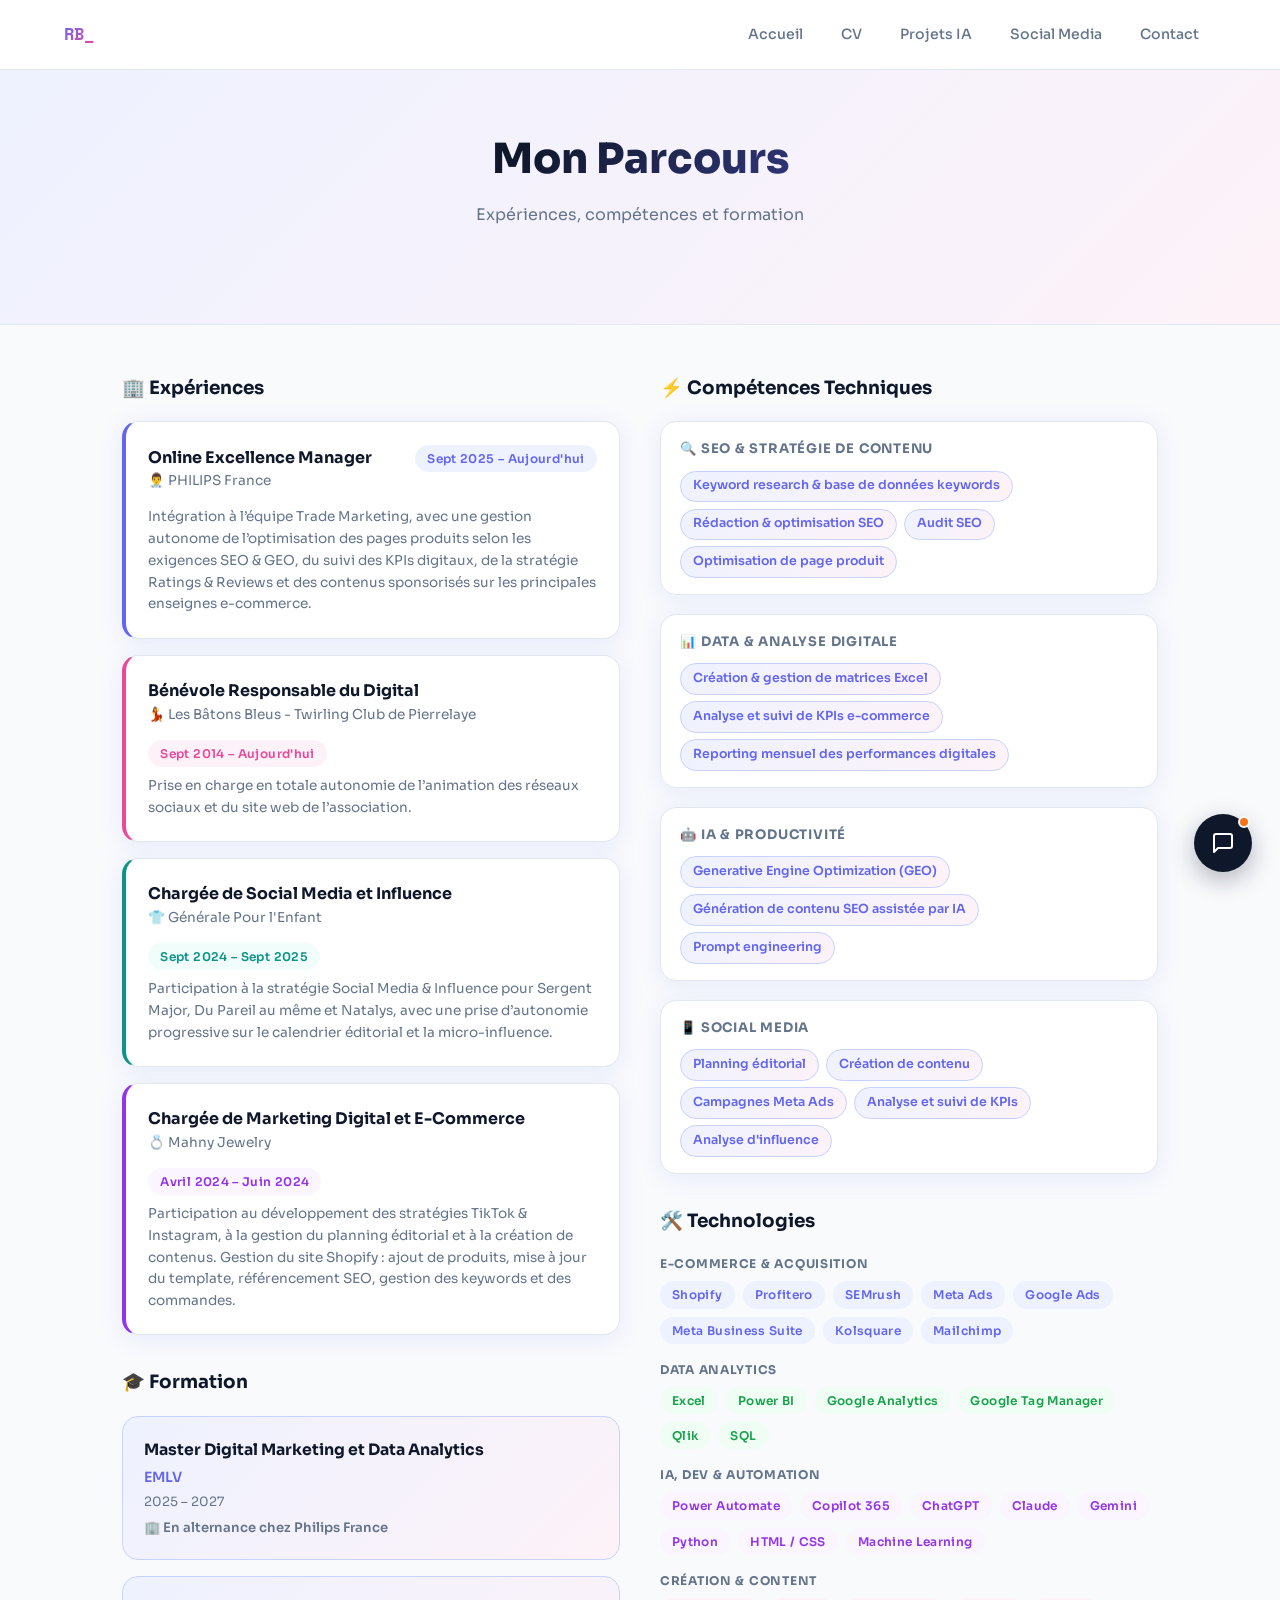
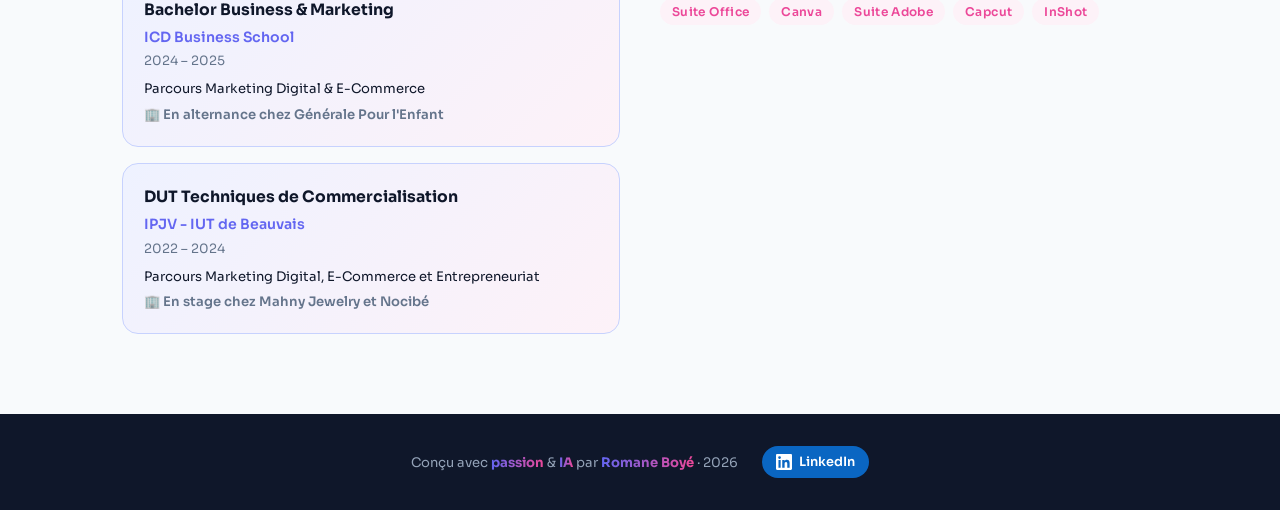
<file: cv.html>
<!DOCTYPE html>
<html lang="fr">
<head>
  <meta charset="UTF-8" />
  <meta name="viewport" content="width=device-width, initial-scale=1.0" />
  <title>Romane Boyé — CV</title>

  <!-- ✅ Polices Google Fonts -->
  <link href="https://fonts.googleapis.com/css2?family=Sora:wght@300;400;500;600;700;800&family=Space+Mono:wght@400;700&display=swap" rel="stylesheet" />

  <!-- ✅ Feuille de styles partagée entre toutes les pages -->
  <link rel="stylesheet" href="style.css" />
</head>

<body>

  <!-- ============================================================
       NAVIGATION — le lien "CV" porte la classe "active"
       ============================================================ -->
  <nav>
    <a href="index.html" class="nav-logo">RB_</a>
    <ul class="nav-links">
      <li><a href="index.html">Accueil</a></li>
      <li><a href="cv.html">CV</a></li>
      <li><a href="projets.html">Projets IA</a></li>
      <li><a href="social.html">Social Media</a></li>
      <li><a href="contact.html">Contact</a></li>
    </ul>
  </nav>

  <!-- ============================================================
       CONTENU PRINCIPAL DE LA PAGE CV
       ============================================================ -->
  <main>

    <!-- En-tête de la page -->
    <div class="page-header">
      <h1 class="section-title">Mon Parcours</h1>
      <p class="section-subtitle">Expériences, compétences et formation</p>
    </div>

    <div class="container">
      <div class="cv-grid">

        <!-- ── COLONNE GAUCHE : Expériences & Formation ── -->
        <div>

          <!-- Bloc Expériences professionnelles -->
          <h3 class="cv-block-title">🏢 Expériences</h3>

          <!-- Étiquette expérience 1 — bordure indigo -->
          <div class="exp-item">
            <div class="exp-header">
              <div>
                <div class="exp-title">Online Excellence Manager</div>
                <div class="exp-company">👨‍⚕️ PHILIPS France</div>
              </div>
              <span class="badge badge-indigo">Sept 2025 – Aujourd'hui</span>
            </div>
            <p class="exp-desc">
Intégration à l’équipe Trade Marketing, avec une gestion autonome de 
l’optimisation des pages produits selon les exigences SEO & GEO, du 
suivi des KPIs digitaux, de la stratégie Ratings & Reviews et des 
contenus sponsorisés sur les principales enseignes e-commerce.
            </p>
          </div>

          <!-- Étiquette expérience 2 — bordure rose (class="pink") -->
          <div class="exp-item pink">
            <div class="exp-header">
              <div>
                <div class="exp-title">Bénévole Responsable du Digital</div>
                <div class="exp-company">💃 Les Bâtons Bleus - Twirling Club de Pierrelaye</div>
              </div>
              <span class="badge badge-pink">Sept 2014 – Aujourd'hui</span>
            </div>
            <p class="exp-desc">
Prise en charge en totale autonomie de l’animation des réseaux sociaux 
et du site web de l’association.
            </p>
          </div>

          <!-- Étiquette expérience 3 — bordure teal -->
<div class="exp-item teal">
  <div class="exp-header">
    <div>
      <div class="exp-title">Chargée de Social Media et Influence</div>
      <div class="exp-company">👕 Générale Pour l'Enfant</div>
    </div>
    <span class="badge badge-teal">Sept 2024 – Sept 2025</span>
  </div>
  <p class="exp-desc">
Participation à la stratégie Social Media & Influence pour Sergent Major, 
Du Pareil au même et Natalys, avec une prise d’autonomie progressive 
sur le calendrier éditorial et la micro-influence.
  </p>
</div>

<!-- Étiquette expérience 4 — bordure purple -->
<div class="exp-item purple">
  <div class="exp-header">
    <div>
      <div class="exp-title">Chargée de Marketing Digital et E-Commerce</div>
      <div class="exp-company">💍 Mahny Jewelry</div>
    </div>
    <span class="badge badge-purple">Avril 2024 – Juin 2024</span>
  </div>
  <p class="exp-desc">
Participation au développement des stratégies TikTok & Instagram, à la 
gestion du planning éditorial et à la création de contenus. Gestion du 
site Shopify : ajout de produits, mise à jour du template, référencement 
SEO, gestion des keywords et des commandes.
  </p>
</div>

          <!-- Bloc Formation -->
          <h3 class="cv-block-title" style="margin-top:2rem">🎓 Formation</h3>

          <div class="edu-item">
            <div class="edu-degree">Master Digital Marketing et Data Analytics</div>
            <div class="edu-school">EMLV</div>
            <div class="edu-year">2025 – 2027</div>
            <div class="edu-alternance">🏢 En alternance chez Philips France</div>
          </div>

          <div class="edu-item">
            <div class="edu-degree">Bachelor Business & Marketing</div>
            <div class="edu-school">ICD Business School</div>
            <div class="edu-year">2024 – 2025</div>
            <div class="edu-desc">Parcours Marketing Digital & E-Commerce</div>
            <div class="edu-alternance">🏢 En alternance chez Générale Pour l'Enfant</div>
          </div>

          <div class="edu-item">
            <div class="edu-degree">DUT Techniques de Commercialisation</div>
            <div class="edu-school">IPJV - IUT de Beauvais</div>
            <div class="edu-year">2022 – 2024</div>
            <div class="edu-desc">Parcours Marketing Digital, E-Commerce et Entrepreneuriat</div>
            <div class="edu-alternance">🏢 En stage chez Mahny Jewelry et Nocibé</div>
          </div>

        </div><!-- /colonne gauche -->

        <!-- ── COLONNE DROITE : Compétences & Technologies ── -->
        <div>

<!-- Bloc Compétences Techniques -->
<h3 class="cv-block-title">⚡ Compétences Techniques</h3>

<!-- Catégorie 1 — Cœur de métier -->
<div class="skill-category">
  <div class="skill-category-title">🔍 SEO & Stratégie de contenu</div>
  <div class="skill-tags">
    <span class="skill-tag">Keyword research & base de données keywords</span>
    <span class="skill-tag">Rédaction & optimisation SEO</span>
    <span class="skill-tag">Audit SEO</span>
    <span class="skill-tag">Optimisation de page produit</span>
  </div>
</div>

<!-- Catégorie 2 -->
<div class="skill-category">
  <div class="skill-category-title">📊 Data & Analyse digitale</div>
  <div class="skill-tags">
    <span class="skill-tag">Création & gestion de matrices Excel</span>
    <span class="skill-tag">Analyse et suivi de KPIs e-commerce</span>
    <span class="skill-tag">Reporting mensuel des performances digitales</span>
  </div>
</div>

<!-- Catégorie 3 -->
<div class="skill-category">
  <div class="skill-category-title">🤖 IA & Productivité</div>
  <div class="skill-tags">
    <span class="skill-tag">Generative Engine Optimization (GEO)</span>
    <span class="skill-tag">Génération de contenu SEO assistée par IA</span>
    <span class="skill-tag">Prompt engineering</span>
  </div>
</div>

<!-- Catégorie 4 — En retrait par rapport au SEO -->
<div class="skill-category">
  <div class="skill-category-title">📱 Social Media</div>
  <div class="skill-tags">
    <span class="skill-tag">Planning éditorial</span>
    <span class="skill-tag">Création de contenu</span>
    <span class="skill-tag">Campagnes Meta Ads</span>
    <span class="skill-tag">Analyse et suivi de KPIs</span>
    <span class="skill-tag">Analyse d'influence</span>
  </div>
</div>

<!-- Badges technologies — regroupés par catégorie -->
<h3 class="cv-block-title" style="margin-top:2rem">🛠️ Technologies</h3>

<!-- E-Commerce & Acquisition -->
<p style="font-size:.75rem;font-weight:700;color:var(--text-muted);text-transform:uppercase;letter-spacing:.06em;margin-bottom:.5rem">E-Commerce & Acquisition</p>
<div class="tech-badges" style="margin-bottom:1rem">
  <span class="badge badge-indigo">Shopify</span>
  <span class="badge badge-indigo">Profitero</span>
  <span class="badge badge-indigo">SEMrush</span>
  <span class="badge badge-indigo">Meta Ads</span>
  <span class="badge badge-indigo">Google Ads</span>
  <span class="badge badge-indigo">Meta Business Suite</span>
  <span class="badge badge-indigo">Kolsquare</span>
  <span class="badge badge-indigo">Mailchimp</span>
</div>

<!-- Data Analytics -->
<p style="font-size:.75rem;font-weight:700;color:var(--text-muted);text-transform:uppercase;letter-spacing:.06em;margin-bottom:.5rem">Data Analytics</p>
<div class="tech-badges" style="margin-bottom:1rem">
  <span class="badge badge-green">Excel</span>
  <span class="badge badge-green">Power BI</span>
  <span class="badge badge-green">Google Analytics</span>
  <span class="badge badge-green">Google Tag Manager</span>
  <span class="badge badge-green">Qlik</span>
  <span class="badge badge-green">SQL</span>
</div>

<!-- IA, Dev & Automation -->
<p style="font-size:.75rem;font-weight:700;color:var(--text-muted);text-transform:uppercase;letter-spacing:.06em;margin-bottom:.5rem">IA, Dev & Automation</p>
<div class="tech-badges" style="margin-bottom:1rem">
  <span class="badge badge-purple">Power Automate</span>
  <span class="badge badge-purple">Copilot 365</span>
  <span class="badge badge-purple">ChatGPT</span>
  <span class="badge badge-purple">Claude</span>
  <span class="badge badge-purple">Gemini</span>
  <span class="badge badge-purple">Python</span>
  <span class="badge badge-purple">HTML / CSS</span>
  <span class="badge badge-purple">Machine Learning</span>
</div>

<!-- Création & Content -->
<p style="font-size:.75rem;font-weight:700;color:var(--text-muted);text-transform:uppercase;letter-spacing:.06em;margin-bottom:.5rem">Création & Content</p>
<div class="tech-badges">
  <span class="badge badge-pink">Suite Office</span>
  <span class="badge badge-pink">Canva</span>
  <span class="badge badge-pink">Suite Adobe</span>
  <span class="badge badge-pink">Capcut</span>
  <span class="badge badge-pink">InShot</span>
</div>

        </div><!-- /colonne droite -->

      </div><!-- /cv-grid -->
    </div><!-- /container -->

  </main>

  <!-- Footer -->
<footer>
  <div class="footer-inner">

    <p class="footer-text">
      Conçu avec <span>passion</span> & <span>IA</span> par <span>Romane Boyé</span> · 2026
    </p>

    <a href="https://www.linkedin.com/in/romane-boye/" target="_blank" class="footer-linkedin">
      <svg xmlns="http://www.w3.org/2000/svg" width="16" height="16" fill="currentColor" viewBox="0 0 24 24">
        <path d="M20.45 20.45h-3.554v-5.57c0-1.328-.025-3.037-1.85-3.037-1.852 0-2.135 1.446-2.135 2.94v5.667H9.357V9h3.414v1.561h.048c.476-.9 1.637-1.85 3.368-1.85 3.6 0 4.267 2.37 4.267 5.455v6.284zM5.337 7.433a2.062 2.062 0 1 1 0-4.124 2.062 2.062 0 0 1 0 4.124zM6.956 20.45H3.714V9h3.242v11.45zM22.225 0H1.771C.792 0 0 .774 0 1.729v20.542C0 23.227.792 24 1.771 24h20.451C23.2 24 24 23.227 24 22.271V1.729C24 .774 23.2 0 22.222 0h.003z"/>
      </svg>
      LinkedIn
    </a>

  </div>
</footer>

 <!-- ============================================================
       CHATBOT FAQ — Romane Boyé
       ============================================================ -->
  <link href="https://fonts.googleapis.com/css2?family=Syne:wght@400;600;700&family=DM+Sans:ital,wght@0,300;0,400;0,500;1,300&display=swap" rel="stylesheet">

  <button id="chat-toggle" aria-label="Ouvrir le chat">
    <svg id="icon-chat" xmlns="http://www.w3.org/2000/svg" width="24" height="24" viewBox="0 0 24 24" fill="none" stroke="currentColor" stroke-width="2" stroke-linecap="round" stroke-linejoin="round">
      <path d="M21 15a2 2 0 0 1-2 2H7l-4 4V5a2 2 0 0 1 2-2h14a2 2 0 0 1 2 2z"/>
    </svg>
    <svg id="icon-close" xmlns="http://www.w3.org/2000/svg" width="24" height="24" viewBox="0 0 24 24" fill="none" stroke="currentColor" stroke-width="2" stroke-linecap="round" stroke-linejoin="round" style="display:none">
      <line x1="18" y1="6" x2="6" y2="18"/><line x1="6" y1="6" x2="18" y2="18"/>
    </svg>
  </button>

  <div id="chat-window" aria-live="polite">
    <div id="chat-header">
      <div id="chat-avatar">RB</div>
      <div>
        <div id="chat-name">Assistante de Romane</div>
        <div id="chat-status"><span id="status-dot"></span> Disponible</div>
      </div>
    </div>

    <div id="chat-messages">
      <div class="msg bot">
        <div class="bubble">Bonjour 👋 Je suis l'assistante IA de <strong>Romane Boyé</strong>.<br>Pose-moi tes questions sur son parcours, ses compétences ou ses projets !</div>
      </div>
      <div id="suggestions">
        <button class="suggest" onclick="sendSuggestion(this)">Quelles sont ses compétences ?</button>
        <button class="suggest" onclick="sendSuggestion(this)">Quels projets a-t-elle réalisés ?</button>
        <button class="suggest" onclick="sendSuggestion(this)">Est-elle disponible ?</button>
      </div>
    </div>

    <div id="chat-input-area">
      <input id="chat-input" type="text" placeholder="Pose ta question…" autocomplete="off" />
      <button id="send-btn" onclick="sendMessage()">
        <svg xmlns="http://www.w3.org/2000/svg" width="18" height="18" viewBox="0 0 24 24" fill="none" stroke="currentColor" stroke-width="2.5" stroke-linecap="round" stroke-linejoin="round">
          <line x1="22" y1="2" x2="11" y2="13"/><polygon points="22 2 15 22 11 13 2 9 22 2"/>
        </svg>
      </button>
    </div>
  </div>

  <style>
    :root {
      --chat-accent: #0f172a;
      --chat-accent2: #f97316;
      --chat-bg: #ffffff;
      --chat-surface: #f8fafc;
      --chat-border: #e2e8f0;
      --chat-text: #0f172a;
      --chat-muted: #64748b;
      --chat-bot-bubble: #f1f5f9;
      --chat-user-bubble: #0f172a;
      --chat-user-text: #ffffff;
      --chat-shadow: 0 25px 60px rgba(15,23,42,0.15), 0 8px 20px rgba(15,23,42,0.08);
      --chat-radius: 20px;
      --font-display: 'Syne', sans-serif;
      --font-body: 'DM Sans', sans-serif;
    }

    #chat-toggle {
      position: fixed;
      bottom: 28px;
      right: 28px;
      width: 58px;
      height: 58px;
      border-radius: 50%;
      background: var(--chat-accent);
      color: white;
      border: none;
      cursor: pointer;
      display: flex;
      align-items: center;
      justify-content: center;
      box-shadow: 0 8px 25px rgba(15,23,42,0.3);
      z-index: 9998;
      transition: transform 0.3s cubic-bezier(0.34,1.56,0.64,1), box-shadow 0.3s ease;
    }
    #chat-toggle:hover { transform: scale(1.1); box-shadow: 0 12px 35px rgba(15,23,42,0.4); }
    #chat-toggle::after {
      content: '';
      position: absolute;
      width: 12px;
      height: 12px;
      background: var(--chat-accent2);
      border-radius: 50%;
      top: 2px;
      right: 2px;
      border: 2px solid white;
      animation: pulse-dot 2s infinite;
    }
    @keyframes pulse-dot {
      0%, 100% { transform: scale(1); opacity: 1; }
      50% { transform: scale(1.3); opacity: 0.7; }
    }

    #chat-window {
      position: fixed;
      bottom: 100px;
      right: 28px;
      width: 370px;
      max-height: 560px;
      background: var(--chat-bg);
      border-radius: var(--chat-radius);
      box-shadow: var(--chat-shadow);
      display: flex;
      flex-direction: column;
      z-index: 9999;
      border: 1px solid var(--chat-border);
      font-family: var(--font-body);
      overflow: hidden;
      transform: scale(0.85) translateY(20px);
      opacity: 0;
      pointer-events: none;
      transition: transform 0.35s cubic-bezier(0.34,1.56,0.64,1), opacity 0.25s ease;
      transform-origin: bottom right;
    }
    #chat-window.open { transform: scale(1) translateY(0); opacity: 1; pointer-events: all; }

    #chat-header {
      background: var(--chat-accent);
      color: white;
      padding: 16px 20px;
      display: flex;
      align-items: center;
      gap: 12px;
      flex-shrink: 0;
    }
    #chat-avatar {
      width: 40px;
      height: 40px;
      background: var(--chat-accent2);
      border-radius: 12px;
      display: flex;
      align-items: center;
      justify-content: center;
      font-size: 13px;
      font-family: var(--font-display);
      font-weight: 700;
      flex-shrink: 0;
      letter-spacing: 0.05em;
    }
    #chat-name { font-family: var(--font-display); font-weight: 600; font-size: 15px; }
    #chat-status { font-size: 12px; opacity: 0.75; display: flex; align-items: center; gap: 5px; font-weight: 300; }
    #status-dot { width: 7px; height: 7px; background: #4ade80; border-radius: 50%; display: inline-block; animation: pulse-dot 2s infinite; }

    #chat-messages {
      flex: 1;
      overflow-y: auto;
      padding: 20px 16px 12px;
      display: flex;
      flex-direction: column;
      gap: 10px;
      scroll-behavior: smooth;
    }
    #chat-messages::-webkit-scrollbar { width: 4px; }
    #chat-messages::-webkit-scrollbar-thumb { background: var(--chat-border); border-radius: 4px; }

    .msg { display: flex; }
    .msg.bot { justify-content: flex-start; }
    .msg.user { justify-content: flex-end; }

    .bubble {
      max-width: 82%;
      padding: 11px 15px;
      border-radius: 16px;
      font-size: 14px;
      line-height: 1.55;
      animation: bubble-in 0.3s cubic-bezier(0.34,1.56,0.64,1);
    }
    @keyframes bubble-in {
      from { transform: scale(0.8) translateY(8px); opacity: 0; }
      to { transform: scale(1) translateY(0); opacity: 1; }
    }
    .msg.bot .bubble { background: var(--chat-bot-bubble); color: var(--chat-text); border-bottom-left-radius: 4px; }
    .msg.user .bubble { background: var(--chat-user-bubble); color: var(--chat-user-text); border-bottom-right-radius: 4px; }

    .typing-bubble { display: flex; gap: 5px; padding: 14px 16px; align-items: center; }
    .typing-bubble span { width: 7px; height: 7px; background: var(--chat-muted); border-radius: 50%; animation: typing 1.2s infinite; }
    .typing-bubble span:nth-child(2) { animation-delay: 0.2s; }
    .typing-bubble span:nth-child(3) { animation-delay: 0.4s; }
    @keyframes typing {
      0%, 60%, 100% { transform: translateY(0); opacity: 0.4; }
      30% { transform: translateY(-6px); opacity: 1; }
    }

    #suggestions { display: flex; flex-wrap: wrap; gap: 7px; margin-top: 4px; }
    .suggest {
      background: white;
      border: 1.5px solid var(--chat-border);
      color: var(--chat-text);
      padding: 7px 13px;
      border-radius: 20px;
      font-size: 12.5px;
      font-family: var(--font-body);
      cursor: pointer;
      transition: all 0.2s ease;
      font-weight: 500;
    }
    .suggest:hover { border-color: var(--chat-accent); background: var(--chat-accent); color: white; transform: translateY(-1px); }

    #chat-input-area {
      padding: 12px 14px;
      border-top: 1px solid var(--chat-border);
      display: flex;
      gap: 8px;
      align-items: center;
      background: var(--chat-bg);
      flex-shrink: 0;
    }
    #chat-input {
      flex: 1;
      border: 1.5px solid var(--chat-border);
      border-radius: 12px;
      padding: 10px 14px;
      font-size: 14px;
      font-family: var(--font-body);
      color: var(--chat-text);
      background: var(--chat-surface);
      outline: none;
      transition: border-color 0.2s;
    }
    #chat-input:focus { border-color: var(--chat-accent); background: white; }
    #chat-input::placeholder { color: var(--chat-muted); }

    #send-btn {
      width: 40px;
      height: 40px;
      background: var(--chat-accent);
      color: white;
      border: none;
      border-radius: 12px;
      cursor: pointer;
      display: flex;
      align-items: center;
      justify-content: center;
      flex-shrink: 0;
      transition: background 0.2s, transform 0.15s;
    }
    #send-btn:hover { background: #1e293b; transform: scale(1.05); }
    #send-btn:disabled { background: var(--chat-border); cursor: not-allowed; transform: none; }

    @media (max-width: 420px) {
      #chat-window { width: calc(100vw - 24px); right: 12px; bottom: 90px; }
      #chat-toggle { right: 16px; bottom: 16px; }
    }
  </style>

  <script>
    // ⚙️ Remplace par ton URL Vercel après déploiement
const API_URL = 'https://portfolio-chatbot-api-one.vercel.app/api/chat';

    const toggle = document.getElementById('chat-toggle');
    const chatWindow = document.getElementById('chat-window');
    const iconChat = document.getElementById('icon-chat');
    const iconClose = document.getElementById('icon-close');
    const input = document.getElementById('chat-input');
    const sendBtn = document.getElementById('send-btn');
    const messages = document.getElementById('chat-messages');

    toggle.addEventListener('click', () => {
      chatWindow.classList.toggle('open');
      const isOpen = chatWindow.classList.contains('open');
      iconChat.style.display = isOpen ? 'none' : 'block';
      iconClose.style.display = isOpen ? 'block' : 'none';
      if (isOpen) setTimeout(() => input.focus(), 300);
    });

    input.addEventListener('keydown', e => { if (e.key === 'Enter' && !e.shiftKey) sendMessage(); });

    function sendSuggestion(btn) {
      input.value = btn.textContent;
      document.getElementById('suggestions').remove();
      sendMessage();
    }

    function addMessage(text, role) {
      const div = document.createElement('div');
      div.className = `msg ${role}`;
      const bubble = document.createElement('div');
      bubble.className = 'bubble';
      bubble.innerHTML = text;
      div.appendChild(bubble);
      messages.appendChild(div);
      messages.scrollTop = messages.scrollHeight;
    }

    function showTyping() {
      const div = document.createElement('div');
      div.className = 'msg bot';
      div.id = 'typing-indicator';
      div.innerHTML = `<div class="bubble typing-bubble"><span></span><span></span><span></span></div>`;
      messages.appendChild(div);
      messages.scrollTop = messages.scrollHeight;
    }

    function removeTyping() {
      const t = document.getElementById('typing-indicator');
      if (t) t.remove();
    }

    async function sendMessage() {
      const text = input.value.trim();
      if (!text) return;
      addMessage(text, 'user');
      input.value = '';
      sendBtn.disabled = true;
      showTyping();

      try {
        const res = await fetch(API_URL, {
          method: 'POST',
          headers: { 'Content-Type': 'application/json' },
          body: JSON.stringify({ message: text })
        });
        const data = await res.json();
        removeTyping();
        addMessage(data.reply || "Désolée, une erreur s'est produite.", 'bot');
      } catch (err) {
        removeTyping();
        addMessage("Impossible de me connecter pour l'instant 🙏", 'bot');
      }

      sendBtn.disabled = false;
      input.focus();
    }
  </script>

</body>
</html>
</file>
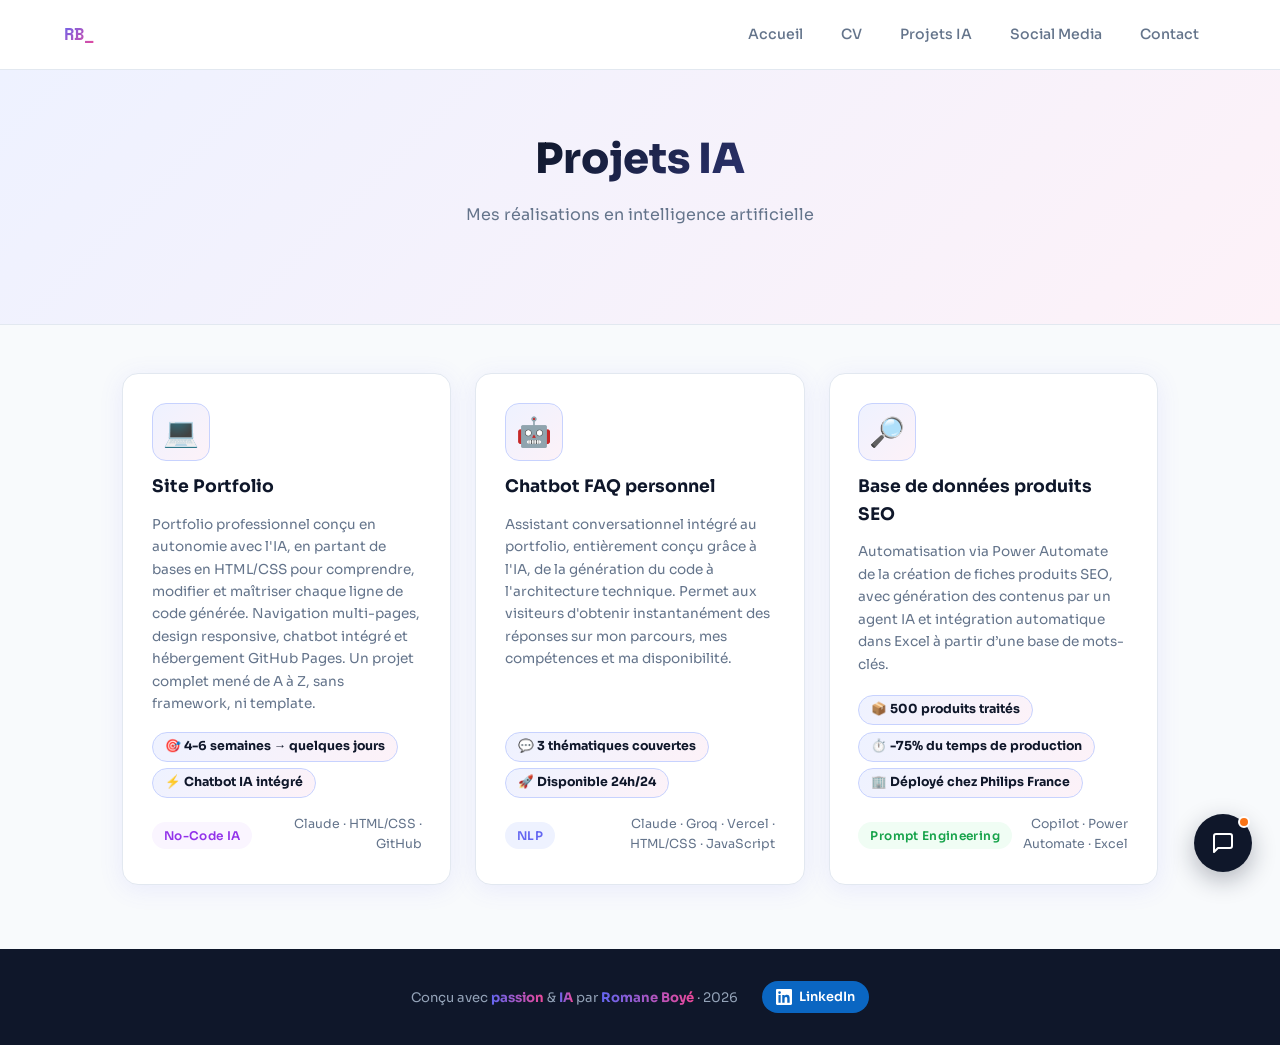
<file: projets.html>
<!DOCTYPE html>
<html lang="fr">
<head>
  <meta charset="UTF-8" />
  <meta name="viewport" content="width=device-width, initial-scale=1.0" />
  <title>Romane Boyé — Projets IA</title>

  <!-- ✅ Polices Google Fonts -->
  <link href="https://fonts.googleapis.com/css2?family=Sora:wght@300;400;500;600;700;800&family=Space+Mono:wght@400;700&display=swap" rel="stylesheet" />

  <!-- ✅ Feuille de styles partagée entre toutes les pages -->
  <link rel="stylesheet" href="style.css" />
</head>

<body>

  <!-- ============================================================
       NAVIGATION — le lien "Projets IA" porte la classe "active"
       ============================================================ -->
  <nav>
    <a href="index.html" class="nav-logo">RB_</a>
    <ul class="nav-links">
      <li><a href="index.html">Accueil</a></li>
      <li><a href="cv.html">CV</a></li>
      <li><a href="projets.html">Projets IA</a></li>
      <li><a href="social.html">Social Media</a></li>
      <li><a href="contact.html">Contact</a></li>
    </ul>
  </nav>

  <!-- ============================================================
       CONTENU PRINCIPAL DE LA PAGE PROJETS IA
       ============================================================ -->
  <main>

    <!-- En-tête de la page -->
    <div class="page-header">
      <h1 class="section-title">Projets IA</h1>
      <p class="section-subtitle">Mes réalisations en intelligence artificielle</p>
    </div>

    <div class="container">
      <div class="projects-grid">

        <!-- ── Projet 1 — Site Portfolio ── -->
        <div class="project-card">
          <div class="project-emoji">💻</div>
          <div class="project-title">Site Portfolio</div>
          <p class="project-desc">
            Portfolio professionnel conçu en autonomie avec l'IA, en partant de bases 
            en HTML/CSS pour comprendre, modifier et maîtriser chaque ligne de code générée. 
            Navigation multi-pages, design responsive, chatbot intégré et hébergement 
            GitHub Pages. Un projet complet mené de A à Z, sans framework, ni template.
          </p>
          <div class="project-impact">
            <span class="impact-item">🎯 4-6 semaines → quelques jours</span>
            <span class="impact-item">⚡ Chatbot IA intégré</span>
          </div>
          <div class="project-footer">
            <span class="badge badge-purple">No-Code IA</span>
            <span class="project-tech">Claude · HTML/CSS · GitHub</span>
          </div>
        </div>

        <!-- ── Projet 2 — Chatbot Intelligent ── -->
        <div class="project-card">
          <div class="project-emoji">🤖</div>
          <div class="project-title">Chatbot FAQ personnel</div>
          <p class="project-desc">
            Assistant conversationnel intégré au portfolio, entièrement 
            conçu grâce à l'IA, de la génération du code à l'architecture 
            technique. Permet aux visiteurs d'obtenir instantanément des 
            réponses sur mon parcours, mes compétences et ma disponibilité.
          </p>
          <div class="project-impact">
            <span class="impact-item">💬 3 thématiques couvertes</span>
            <span class="impact-item">🚀 Disponible 24h/24</span>
          </div>
          <div class="project-footer">
            <span class="badge badge-indigo">NLP</span>
            <span class="project-tech">Claude · Groq · Vercel · <br> HTML/CSS · JavaScript</span>
          </div>
        </div>

        <!-- ── Projet 3 — Description SEO ── -->
        <div class="project-card">
          <div class="project-emoji">🔎</div>
          <div class="project-title">Base de données produits SEO</div>
          <p class="project-desc">
Automatisation via Power Automate de la création de fiches produits SEO, 
avec génération des contenus par un agent IA et intégration automatique 
dans Excel à partir d’une base de mots-clés.

        </p>
        <div class="project-impact">
          <span class="impact-item">📦 500 produits traités</span>
          <span class="impact-item">⏱️ -75% du temps de production </span>
          <span class="impact-item">🏢 Déployé chez Philips France</span>
        </div>
        <div class="project-footer">
          <span class="badge badge-green">Prompt Engineering</span>
          <span class="project-tech">Copilot · Power Automate · Excel</span>
        </div>
      </div>

      </div><!-- /projects-grid -->
    </div><!-- /container -->

  </main>

  <!-- Footer -->
<footer>
  <div class="footer-inner">

    <p class="footer-text">
      Conçu avec <span>passion</span> & <span>IA</span> par <span>Romane Boyé</span> · 2026
    </p>

    <a href="https://www.linkedin.com/in/romane-boye/" target="_blank" class="footer-linkedin">
      <svg xmlns="http://www.w3.org/2000/svg" width="16" height="16" fill="currentColor" viewBox="0 0 24 24">
        <path d="M20.45 20.45h-3.554v-5.57c0-1.328-.025-3.037-1.85-3.037-1.852 0-2.135 1.446-2.135 2.94v5.667H9.357V9h3.414v1.561h.048c.476-.9 1.637-1.85 3.368-1.85 3.6 0 4.267 2.37 4.267 5.455v6.284zM5.337 7.433a2.062 2.062 0 1 1 0-4.124 2.062 2.062 0 0 1 0 4.124zM6.956 20.45H3.714V9h3.242v11.45zM22.225 0H1.771C.792 0 0 .774 0 1.729v20.542C0 23.227.792 24 1.771 24h20.451C23.2 24 24 23.227 24 22.271V1.729C24 .774 23.2 0 22.222 0h.003z"/>
      </svg>
      LinkedIn
    </a>

  </div>
</footer>

 <!-- ============================================================
       CHATBOT FAQ — Romane Boyé
       ============================================================ -->
  <link href="https://fonts.googleapis.com/css2?family=Syne:wght@400;600;700&family=DM+Sans:ital,wght@0,300;0,400;0,500;1,300&display=swap" rel="stylesheet">

  <button id="chat-toggle" aria-label="Ouvrir le chat">
    <svg id="icon-chat" xmlns="http://www.w3.org/2000/svg" width="24" height="24" viewBox="0 0 24 24" fill="none" stroke="currentColor" stroke-width="2" stroke-linecap="round" stroke-linejoin="round">
      <path d="M21 15a2 2 0 0 1-2 2H7l-4 4V5a2 2 0 0 1 2-2h14a2 2 0 0 1 2 2z"/>
    </svg>
    <svg id="icon-close" xmlns="http://www.w3.org/2000/svg" width="24" height="24" viewBox="0 0 24 24" fill="none" stroke="currentColor" stroke-width="2" stroke-linecap="round" stroke-linejoin="round" style="display:none">
      <line x1="18" y1="6" x2="6" y2="18"/><line x1="6" y1="6" x2="18" y2="18"/>
    </svg>
  </button>

  <div id="chat-window" aria-live="polite">
    <div id="chat-header">
      <div id="chat-avatar">RB</div>
      <div>
        <div id="chat-name">Assistante de Romane</div>
        <div id="chat-status"><span id="status-dot"></span> Disponible</div>
      </div>
    </div>

    <div id="chat-messages">
      <div class="msg bot">
        <div class="bubble">Bonjour 👋 Je suis l'assistante IA de <strong>Romane Boyé</strong>.<br>Pose-moi tes questions sur son parcours, ses compétences ou ses projets !</div>
      </div>
      <div id="suggestions">
        <button class="suggest" onclick="sendSuggestion(this)">Quelles sont ses compétences ?</button>
        <button class="suggest" onclick="sendSuggestion(this)">Quels projets a-t-elle réalisés ?</button>
        <button class="suggest" onclick="sendSuggestion(this)">Est-elle disponible ?</button>
      </div>
    </div>

    <div id="chat-input-area">
      <input id="chat-input" type="text" placeholder="Pose ta question…" autocomplete="off" />
      <button id="send-btn" onclick="sendMessage()">
        <svg xmlns="http://www.w3.org/2000/svg" width="18" height="18" viewBox="0 0 24 24" fill="none" stroke="currentColor" stroke-width="2.5" stroke-linecap="round" stroke-linejoin="round">
          <line x1="22" y1="2" x2="11" y2="13"/><polygon points="22 2 15 22 11 13 2 9 22 2"/>
        </svg>
      </button>
    </div>
  </div>

  <style>
    :root {
      --chat-accent: #0f172a;
      --chat-accent2: #f97316;
      --chat-bg: #ffffff;
      --chat-surface: #f8fafc;
      --chat-border: #e2e8f0;
      --chat-text: #0f172a;
      --chat-muted: #64748b;
      --chat-bot-bubble: #f1f5f9;
      --chat-user-bubble: #0f172a;
      --chat-user-text: #ffffff;
      --chat-shadow: 0 25px 60px rgba(15,23,42,0.15), 0 8px 20px rgba(15,23,42,0.08);
      --chat-radius: 20px;
      --font-display: 'Syne', sans-serif;
      --font-body: 'DM Sans', sans-serif;
    }

    #chat-toggle {
      position: fixed;
      bottom: 28px;
      right: 28px;
      width: 58px;
      height: 58px;
      border-radius: 50%;
      background: var(--chat-accent);
      color: white;
      border: none;
      cursor: pointer;
      display: flex;
      align-items: center;
      justify-content: center;
      box-shadow: 0 8px 25px rgba(15,23,42,0.3);
      z-index: 9998;
      transition: transform 0.3s cubic-bezier(0.34,1.56,0.64,1), box-shadow 0.3s ease;
    }
    #chat-toggle:hover { transform: scale(1.1); box-shadow: 0 12px 35px rgba(15,23,42,0.4); }
    #chat-toggle::after {
      content: '';
      position: absolute;
      width: 12px;
      height: 12px;
      background: var(--chat-accent2);
      border-radius: 50%;
      top: 2px;
      right: 2px;
      border: 2px solid white;
      animation: pulse-dot 2s infinite;
    }
    @keyframes pulse-dot {
      0%, 100% { transform: scale(1); opacity: 1; }
      50% { transform: scale(1.3); opacity: 0.7; }
    }

    #chat-window {
      position: fixed;
      bottom: 100px;
      right: 28px;
      width: 370px;
      max-height: 560px;
      background: var(--chat-bg);
      border-radius: var(--chat-radius);
      box-shadow: var(--chat-shadow);
      display: flex;
      flex-direction: column;
      z-index: 9999;
      border: 1px solid var(--chat-border);
      font-family: var(--font-body);
      overflow: hidden;
      transform: scale(0.85) translateY(20px);
      opacity: 0;
      pointer-events: none;
      transition: transform 0.35s cubic-bezier(0.34,1.56,0.64,1), opacity 0.25s ease;
      transform-origin: bottom right;
    }
    #chat-window.open { transform: scale(1) translateY(0); opacity: 1; pointer-events: all; }

    #chat-header {
      background: var(--chat-accent);
      color: white;
      padding: 16px 20px;
      display: flex;
      align-items: center;
      gap: 12px;
      flex-shrink: 0;
    }
    #chat-avatar {
      width: 40px;
      height: 40px;
      background: var(--chat-accent2);
      border-radius: 12px;
      display: flex;
      align-items: center;
      justify-content: center;
      font-size: 13px;
      font-family: var(--font-display);
      font-weight: 700;
      flex-shrink: 0;
      letter-spacing: 0.05em;
    }
    #chat-name { font-family: var(--font-display); font-weight: 600; font-size: 15px; }
    #chat-status { font-size: 12px; opacity: 0.75; display: flex; align-items: center; gap: 5px; font-weight: 300; }
    #status-dot { width: 7px; height: 7px; background: #4ade80; border-radius: 50%; display: inline-block; animation: pulse-dot 2s infinite; }

    #chat-messages {
      flex: 1;
      overflow-y: auto;
      padding: 20px 16px 12px;
      display: flex;
      flex-direction: column;
      gap: 10px;
      scroll-behavior: smooth;
    }
    #chat-messages::-webkit-scrollbar { width: 4px; }
    #chat-messages::-webkit-scrollbar-thumb { background: var(--chat-border); border-radius: 4px; }

    .msg { display: flex; }
    .msg.bot { justify-content: flex-start; }
    .msg.user { justify-content: flex-end; }

    .bubble {
      max-width: 82%;
      padding: 11px 15px;
      border-radius: 16px;
      font-size: 14px;
      line-height: 1.55;
      animation: bubble-in 0.3s cubic-bezier(0.34,1.56,0.64,1);
    }
    @keyframes bubble-in {
      from { transform: scale(0.8) translateY(8px); opacity: 0; }
      to { transform: scale(1) translateY(0); opacity: 1; }
    }
    .msg.bot .bubble { background: var(--chat-bot-bubble); color: var(--chat-text); border-bottom-left-radius: 4px; }
    .msg.user .bubble { background: var(--chat-user-bubble); color: var(--chat-user-text); border-bottom-right-radius: 4px; }

    .typing-bubble { display: flex; gap: 5px; padding: 14px 16px; align-items: center; }
    .typing-bubble span { width: 7px; height: 7px; background: var(--chat-muted); border-radius: 50%; animation: typing 1.2s infinite; }
    .typing-bubble span:nth-child(2) { animation-delay: 0.2s; }
    .typing-bubble span:nth-child(3) { animation-delay: 0.4s; }
    @keyframes typing {
      0%, 60%, 100% { transform: translateY(0); opacity: 0.4; }
      30% { transform: translateY(-6px); opacity: 1; }
    }

    #suggestions { display: flex; flex-wrap: wrap; gap: 7px; margin-top: 4px; }
    .suggest {
      background: white;
      border: 1.5px solid var(--chat-border);
      color: var(--chat-text);
      padding: 7px 13px;
      border-radius: 20px;
      font-size: 12.5px;
      font-family: var(--font-body);
      cursor: pointer;
      transition: all 0.2s ease;
      font-weight: 500;
    }
    .suggest:hover { border-color: var(--chat-accent); background: var(--chat-accent); color: white; transform: translateY(-1px); }

    #chat-input-area {
      padding: 12px 14px;
      border-top: 1px solid var(--chat-border);
      display: flex;
      gap: 8px;
      align-items: center;
      background: var(--chat-bg);
      flex-shrink: 0;
    }
    #chat-input {
      flex: 1;
      border: 1.5px solid var(--chat-border);
      border-radius: 12px;
      padding: 10px 14px;
      font-size: 14px;
      font-family: var(--font-body);
      color: var(--chat-text);
      background: var(--chat-surface);
      outline: none;
      transition: border-color 0.2s;
    }
    #chat-input:focus { border-color: var(--chat-accent); background: white; }
    #chat-input::placeholder { color: var(--chat-muted); }

    #send-btn {
      width: 40px;
      height: 40px;
      background: var(--chat-accent);
      color: white;
      border: none;
      border-radius: 12px;
      cursor: pointer;
      display: flex;
      align-items: center;
      justify-content: center;
      flex-shrink: 0;
      transition: background 0.2s, transform 0.15s;
    }
    #send-btn:hover { background: #1e293b; transform: scale(1.05); }
    #send-btn:disabled { background: var(--chat-border); cursor: not-allowed; transform: none; }

    @media (max-width: 420px) {
      #chat-window { width: calc(100vw - 24px); right: 12px; bottom: 90px; }
      #chat-toggle { right: 16px; bottom: 16px; }
    }
  </style>

  <script>
    // ⚙️ Remplace par ton URL Vercel après déploiement
const API_URL = 'https://portfolio-chatbot-api-one.vercel.app/api/chat';

    const toggle = document.getElementById('chat-toggle');
    const chatWindow = document.getElementById('chat-window');
    const iconChat = document.getElementById('icon-chat');
    const iconClose = document.getElementById('icon-close');
    const input = document.getElementById('chat-input');
    const sendBtn = document.getElementById('send-btn');
    const messages = document.getElementById('chat-messages');

    toggle.addEventListener('click', () => {
      chatWindow.classList.toggle('open');
      const isOpen = chatWindow.classList.contains('open');
      iconChat.style.display = isOpen ? 'none' : 'block';
      iconClose.style.display = isOpen ? 'block' : 'none';
      if (isOpen) setTimeout(() => input.focus(), 300);
    });

    input.addEventListener('keydown', e => { if (e.key === 'Enter' && !e.shiftKey) sendMessage(); });

    function sendSuggestion(btn) {
      input.value = btn.textContent;
      document.getElementById('suggestions').remove();
      sendMessage();
    }

    function addMessage(text, role) {
      const div = document.createElement('div');
      div.className = `msg ${role}`;
      const bubble = document.createElement('div');
      bubble.className = 'bubble';
      bubble.innerHTML = text;
      div.appendChild(bubble);
      messages.appendChild(div);
      messages.scrollTop = messages.scrollHeight;
    }

    function showTyping() {
      const div = document.createElement('div');
      div.className = 'msg bot';
      div.id = 'typing-indicator';
      div.innerHTML = `<div class="bubble typing-bubble"><span></span><span></span><span></span></div>`;
      messages.appendChild(div);
      messages.scrollTop = messages.scrollHeight;
    }

    function removeTyping() {
      const t = document.getElementById('typing-indicator');
      if (t) t.remove();
    }

    async function sendMessage() {
      const text = input.value.trim();
      if (!text) return;
      addMessage(text, 'user');
      input.value = '';
      sendBtn.disabled = true;
      showTyping();

      try {
        const res = await fetch(API_URL, {
          method: 'POST',
          headers: { 'Content-Type': 'application/json' },
          body: JSON.stringify({ message: text })
        });
        const data = await res.json();
        removeTyping();
        addMessage(data.reply || "Désolée, une erreur s'est produite.", 'bot');
      } catch (err) {
        removeTyping();
        addMessage("Impossible de me connecter pour l'instant 🙏", 'bot');
      }

      sendBtn.disabled = false;
      input.focus();
    }
  </script>

</body>
</html>
</file>
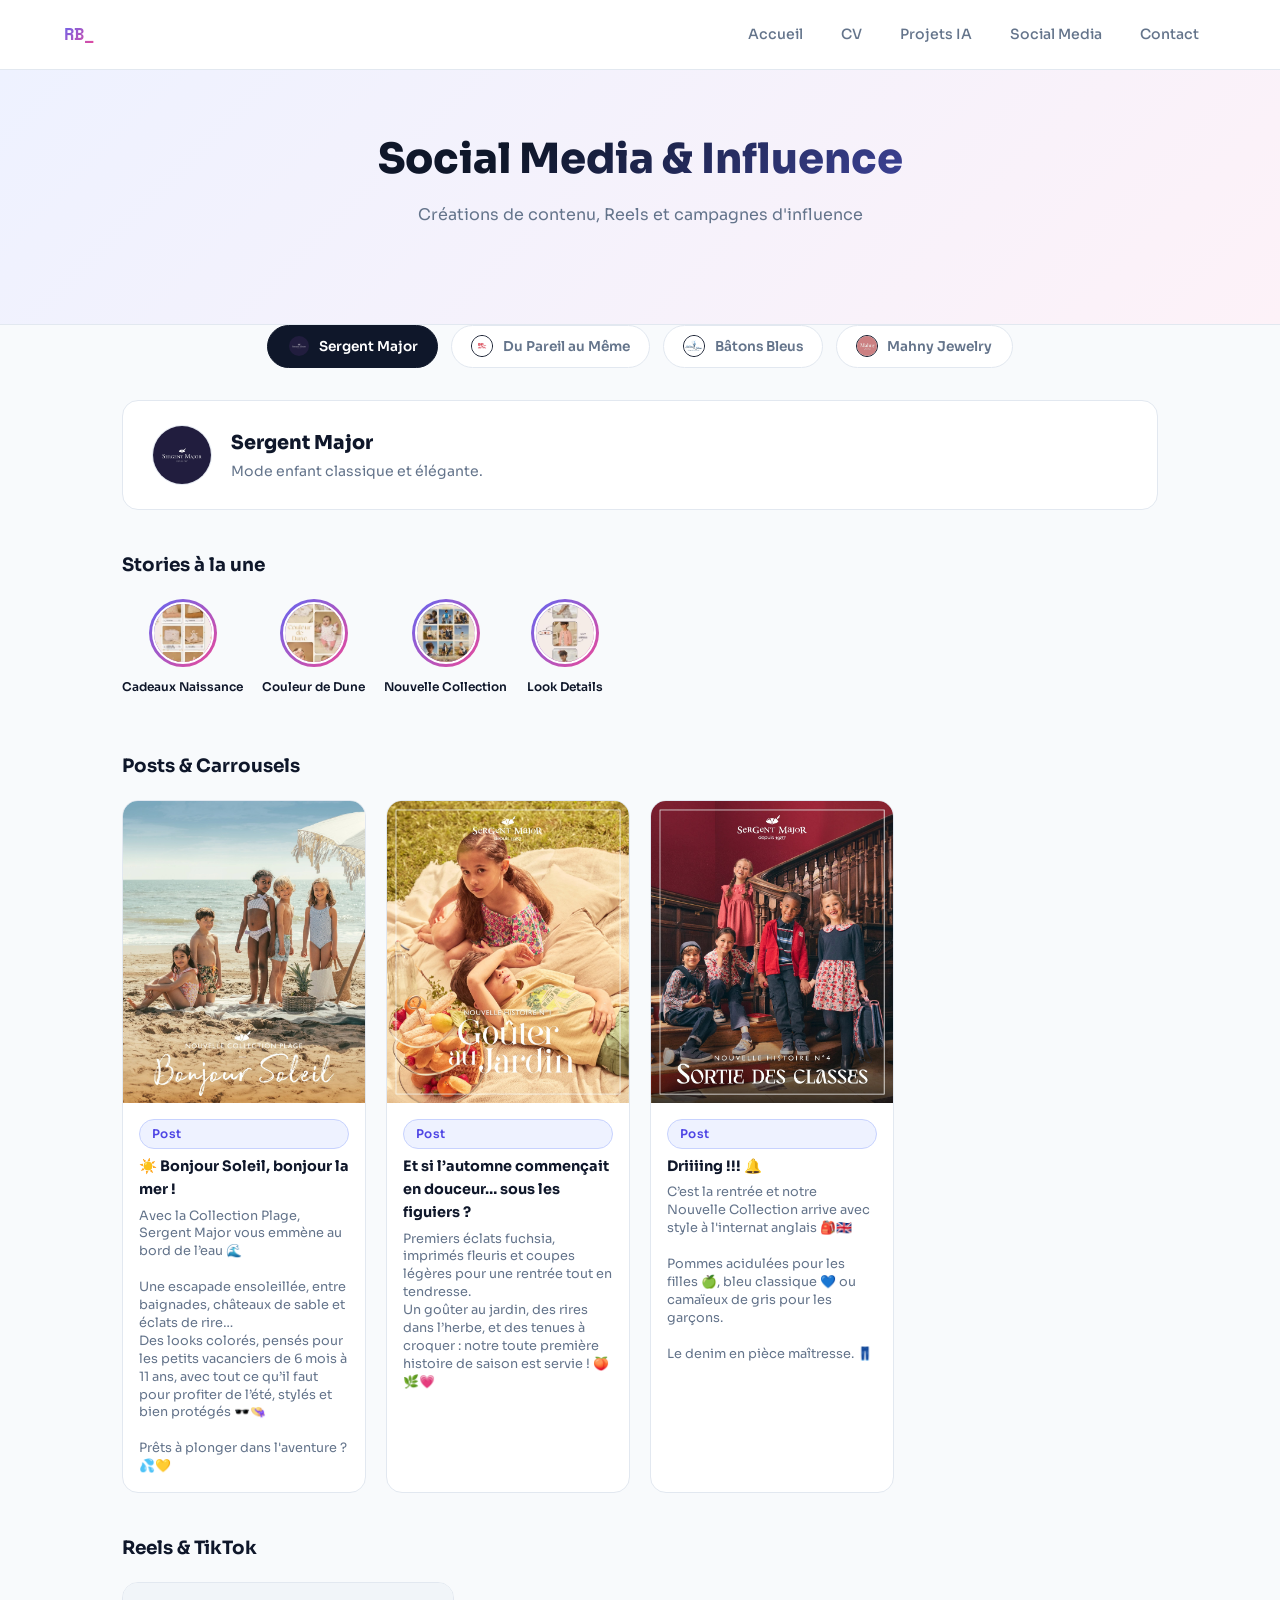
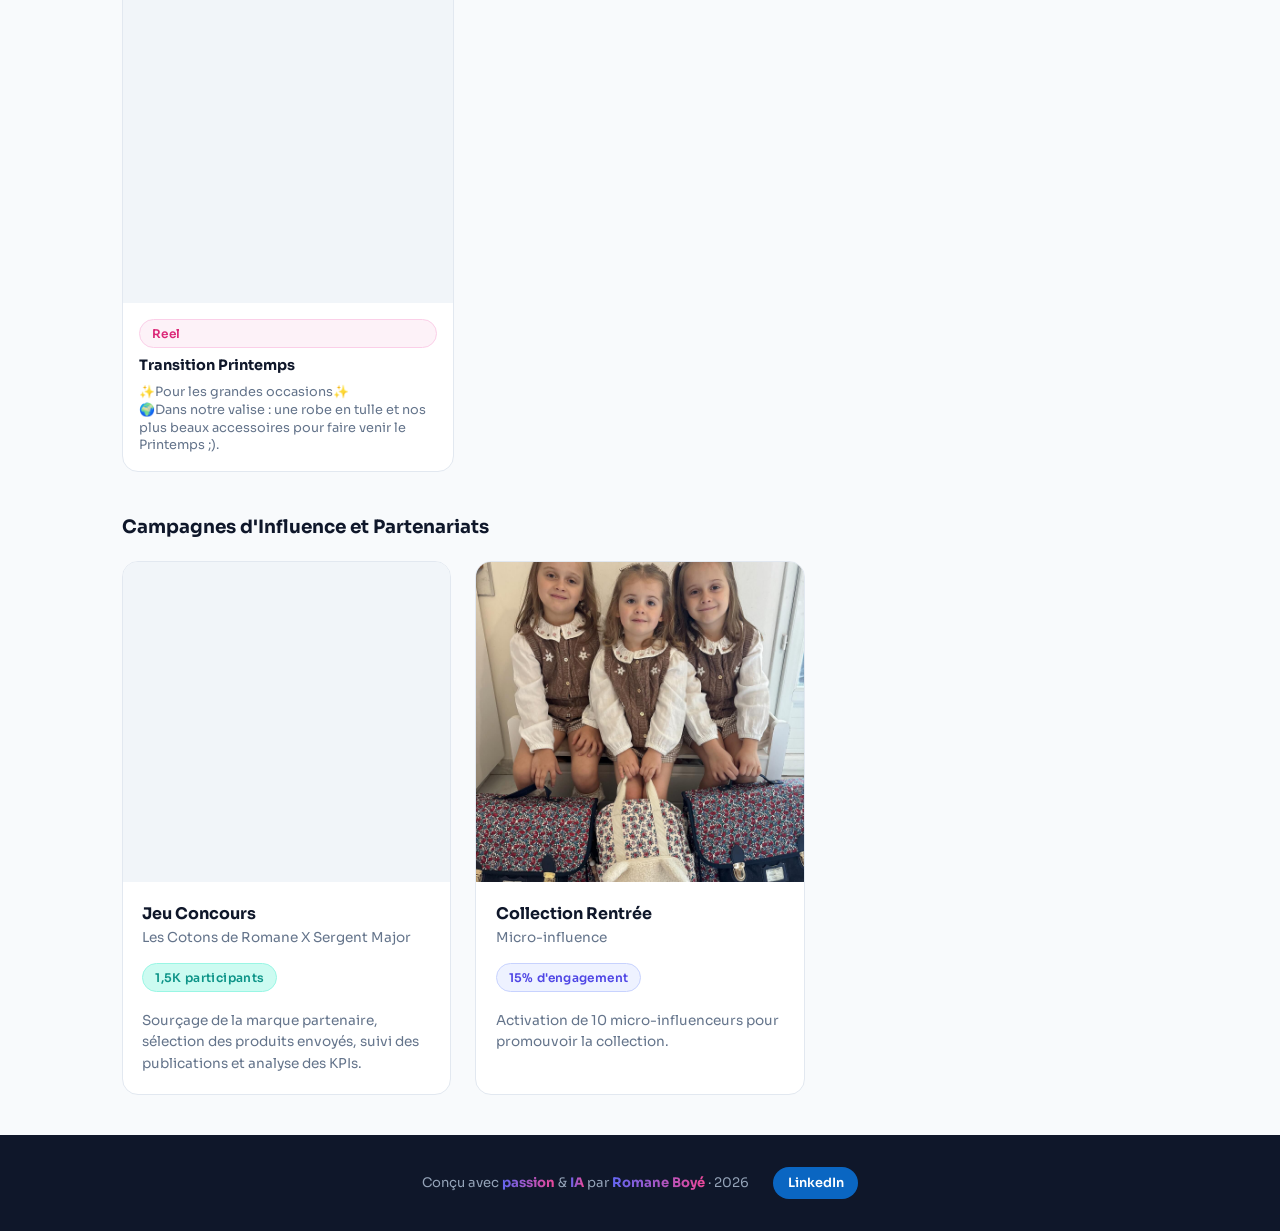
<file: social.html>
<!DOCTYPE html>
<html lang="fr">
<head>
  <meta charset="UTF-8" />
  <meta name="viewport" content="width=device-width, initial-scale=1.0" />
  <title>Romane Boyé — Social Media</title>

  <!-- Google Fonts -->
  <link href="https://fonts.googleapis.com/css2?family=Sora:wght@300;400;500;600;700;800&family=Space+Mono:wght@400;700&display=swap" rel="stylesheet" />

  <!-- Feuille de styles partagée -->
  <link rel="stylesheet" href="style.css" />

  <style>
    /* ═══════════════════════════════════════════════════
       STYLES SPÉCIFIQUES — SOCIAL MEDIA
       ═══════════════════════════════════════════════════ */

    /* BARRE ET BOUTONS DES MARQUES */
    .brand-nav {
      display: flex;
      gap: 0.8rem;
      justify-content: center;
      flex-wrap: wrap;
      margin-bottom: 2rem;
    }
    .brand-btn {
      background: var(--bg-card, #fff);
      border: 1.5px solid var(--border, #e2e8f0);
      padding: 0.6rem 1.2rem;
      border-radius: 50px;
      font-family: inherit;
      font-weight: 600;
      font-size: 0.85rem;
      cursor: pointer;
      color: var(--text-muted, #64748b);
      transition: all 0.25s ease;
      display: flex;
      align-items: center;
      gap: 0.6rem;
    }
    .brand-btn img {
      width: 22px;
      height: 22px;
      border-radius: 50%;
      object-fit: cover;
      border: 1px solid #0f172a;
    }
    .brand-btn:hover {
      border-color: #0f172a;
      color: #0f172a;
    }
    .brand-btn.active {
      background: #0f172a;
      color: #fff;
      border-color: #0f172a;
    }

    /* BANNIÈRE DE LA MARQUE SÉLECTIONNÉE */
    .brand-banner {
      background: var(--bg-card, #fff);
      border: 1px solid var(--border, #e2e8f0);
      border-radius: 16px;
      padding: 1.5rem 1.8rem;
      margin-bottom: 2.5rem;
      display: flex;
      align-items: center;
      gap: 1.2rem;
    }
    .brand-banner-logo {
      width: 60px;
      height: 60px;
      border-radius: 50%;
      object-fit: cover;
      border: 1px solid var(--border, #e2e8f0);
      flex-shrink: 0;
    }
    .brand-banner-title {
      font-size: 1.2rem;
      font-weight: 800;
      color: #0f172a;
      margin-bottom: 0.2rem;
    }
    .brand-banner-desc {
      font-size: 0.88rem;
      color: var(--text-muted, #64748b);
      line-height: 1.4;
    }

    /* BADGES DE COULEURS PAR CATÉGORIE */
    .badge-pink {
      background: #fdf2f8;
      color: #db2777;
      border: 1px solid #fbcfe8;
    }
    .badge-purple {
      background: #f3e8ff;
      color: #9333ea;
      border: 1px solid #e9d5ff;
    }
    .badge-indigo {
      background: #eef2ff;
      color: #4f46e5;
      border: 1px solid #c7d2fe;
    }
    .badge-teal {
      background: #ccfbf1;
      color: #0d9488;
      border: 1px solid #99f6e4;
    }
    .badge-orange {
      background: #fff7ed;
      color: #ea580c;
      border: 1px solid #ffedd5;
    }

    /* BLOCS ET GRILLES DE MÉDIAS */
    .media-section {
      display: none;
    }
    .media-section.active {
      display: block;
      animation: fadeIn 0.3s ease;
    }
    @keyframes fadeIn {
      from { opacity: 0; transform: translateY(6px); }
      to { opacity: 1; transform: translateY(0); }
    }

    .media-grid {
      display: grid;
      grid-template-columns: repeat(auto-fill, minmax(220px, 1fr));
      gap: 1.25rem;
      margin-bottom: 2.5rem;
    }

    /* Forcer 3 colonnes pour les grilles de Reels */
    .media-grid.reel-grid {
      display: grid;
      grid-template-columns: repeat(3, 1fr);
      gap: 1.25rem;
      margin-bottom: 2.5rem;
    }

    /* Adaptation mobile */
    @media (max-width: 768px) {
      .media-grid.reel-grid {
        grid-template-columns: repeat(2, 1fr);
      }
    }
    @media (max-width: 480px) {
      .media-grid.reel-grid {
        grid-template-columns: 1fr;
      }
    }

    /* CARTES CLIQUABLES */
    .media-card {
      background: var(--bg-card, #fff);
      border: 1px solid var(--border, #e2e8f0);
      border-radius: 16px;
      overflow: hidden;
      transition: transform 0.2s ease, box-shadow 0.2s ease;
      display: flex;
      flex-direction: column;
      cursor: pointer;
    }
    .media-card:hover {
      transform: translateY(-4px);
      box-shadow: 0 12px 24px rgba(0,0,0,0.06);
    }

    /* Aperçu des cartes posts au format 4:5 */
    .media-preview {
      width: 100%;
      aspect-ratio: 4 / 5;
      background: #f1f5f9;
      object-fit: contain;
      display: block;
    }

    /* Aperçu des cartes reels au format 9:16 */
    .media-preview.reel {
      aspect-ratio: 9 / 16;
      max-height: 320px;
      object-fit: cover;
    }

    .media-content {
      padding: 1rem;
      display: flex;
      flex-direction: column;
      gap: 0.4rem;
      flex: 1;
    }
    .media-title {
      font-weight: 700;
      font-size: 0.9rem;
      color: #0f172a;
    }
    .media-desc {
      font-size: 0.8rem;
      color: #64748b;
      line-height: 1.4;
    }

    /* STORIES */
    .stories-flex {
      display: flex;
      align-items: flex-start;
      gap: 1.2rem;
      overflow-x: auto;
      padding-bottom: 0.8rem;
      margin-bottom: 2.5rem;
      scrollbar-width: none;
    }
    .stories-flex::-webkit-scrollbar {
      display: none;
    }
    .story-item {
      text-align: center;
      min-width: 75px;
      cursor: pointer;
    }
    .story-circle {
      width: 68px;
      height: 68px;
      border-radius: 50%;
      padding: 3px;
      background: linear-gradient(135deg, #6366f1, #ec4899);
      margin: 0 auto 0.4rem;
    }
    .story-img {
      width: 100%;
      height: 100%;
      border-radius: 50%;
      object-fit: cover;
      border: 2px solid #fff;
      background: #fff;
    }

    /* CAMPAGNES INFLUENCE */
    .influence-grid {
      display: grid;
      grid-template-columns: repeat(auto-fill, minmax(280px, 1fr));
      gap: 1.5rem;
      margin-bottom: 2.5rem;
    }
    .influence-card {
      background: var(--bg-card, #fff);
      border: 1px solid var(--border, #e2e8f0);
      border-radius: 16px;
      overflow: hidden;
      display: flex;
      flex-direction: column;
      transition: transform 0.2s ease, box-shadow 0.2s ease;
    }
    .influence-card:hover {
      transform: translateY(-4px);
      box-shadow: 0 12px 24px rgba(0,0,0,0.06);
    }
    .influence-media-wrap {
      width: 100%;
      aspect-ratio: 9 / 16;
      max-height: 320px;
      background: #f1f5f9;
      overflow: hidden;
      position: relative;
      cursor: pointer;
      display: flex;
      align-items: center;
      justify-content: center;
    }
    .influence-media-wrap img,
    .influence-media-wrap video {
      width: 100%;
      height: 100%;
      object-fit: cover;
      display: block;
    }
    .influence-body {
      padding: 1.2rem;
      display: flex;
      flex-direction: column;
      gap: 0.6rem;
      flex: 1;
    }

    /* ═══════════════════════════════════════════════════
       MODALE / LIGHTBOX MULTI-FORMAT
       ═══════════════════════════════════════════════════ */
    #lightbox {
      position: fixed;
      inset: 0;
      z-index: 9999;
      background: rgba(15, 23, 42, 0.88);
      backdrop-filter: blur(10px);
      -webkit-backdrop-filter: blur(10px);
      display: none;
      align-items: center;
      justify-content: center;
      padding: 1rem;
    }
    #lightbox.open {
      display: flex;
    }

    .lb-card {
      background: #000;
      border-radius: 20px;
      overflow: hidden;
      box-shadow: 0 25px 60px rgba(0,0,0,0.5);
      position: relative;
      display: flex;
      flex-direction: column;
      align-items: center;
      justify-content: center;
    }

    /* Modale format Reel / Story (9:16) */
    .lb-card.reel-mode {
      height: 85vh;
      aspect-ratio: 9 / 16;
      max-width: 90vw;
    }

    /* Modale format Post (4:5) */
    .lb-card.square-mode {
      max-width: 480px;
      width: 100%;
      background: #fff;
    }

    .lb-media-wrap {
      width: 100%;
      height: 100%;
      display: flex;
      align-items: center;
      justify-content: center;
      position: relative;
      overflow: hidden;
    }
    .lb-card.square-mode .lb-media-wrap {
      aspect-ratio: 4 / 5;
      background: #f1f5f9;
    }
    .lb-media-wrap img, 
    .lb-media-wrap video {
      width: 100%;
      height: 100%;
      object-fit: contain;
      display: block;
    }

    .lb-close {
      position: absolute;
      top: 1rem;
      right: 1rem;
      width: 36px;
      height: 36px;
      border-radius: 50%;
      background: rgba(255, 255, 255, 0.9);
      border: none;
      font-size: 1.1rem;
      cursor: pointer;
      display: flex;
      align-items: center;
      justify-content: center;
      z-index: 20;
      box-shadow: 0 4px 12px rgba(0,0,0,0.2);
    }

    .lb-card.reel-mode .lb-info {
      position: absolute;
      bottom: 0;
      left: 0;
      right: 0;
      padding: 1.5rem 1.2rem 1.2rem;
      background: linear-gradient(to top, rgba(0,0,0,0.85) 0%, transparent 100%);
      color: #fff;
      z-index: 10;
      pointer-events: none;
    }
    .lb-card.reel-mode .lb-title {
      color: #fff;
    }
    .lb-card.reel-mode .lb-desc {
      color: rgba(255, 255, 255, 0.85);
    }

    .lb-card.square-mode .lb-info {
      padding: 1.2rem 1.5rem;
      background: #fff;
      width: 100%;
    }
    .lb-title {
      font-weight: 800;
      font-size: 1.05rem;
      color: #0f172a;
      margin-bottom: 0.3rem;
    }
    .lb-desc {
      font-size: 0.85rem;
      color: #64748b;
      line-height: 1.45;
    }
  </style>
</head>

<body>

  <!-- NAVIGATION -->
  <nav>
    <a href="index.html" class="nav-logo">RB_</a>
    <ul class="nav-links">
      <li><a href="index.html">Accueil</a></li>
      <li><a href="cv.html">CV</a></li>
      <li><a href="projets.html">Projets IA</a></li>
      <li><a href="social.html">Social Media</a></li>
      <li><a href="contact.html">Contact</a></li>
    </ul>
  </nav>

  <main>

    <!-- EN-TÊTE DE LA PAGE -->
    <div class="page-header">
      <h1 class="section-title">Social Media &amp; Influence</h1>
      <p class="section-subtitle">Créations de contenu, Reels et campagnes d'influence</p>
    </div>

    <div class="container">

      <!-- ONGLETS MARQUES DIRECTS -->
      <div class="brand-nav">
        <button class="brand-btn active" onclick="selectBrand('sergent', this)">
          <img src="logo-sergent-major.jpg" alt="Sergent Major"> Sergent Major
        </button>
        <button class="brand-btn" onclick="selectBrand('dpam', this)">
          <img src="logo-DPAM.jpg" alt="Du Pareil au Même"> Du Pareil au Même
        </button>
        <button class="brand-btn" onclick="selectBrand('batons', this)">
          <img src="logo-BB.png" alt="Bâtons Bleus"> Bâtons Bleus
        </button>
        <button class="brand-btn" onclick="selectBrand('mahny', this)">
          <img src="logo-mahny.jpg" alt="Mahny Jewelry"> Mahny Jewelry
        </button>
      </div>

      <!-- ════════════════ SERGENT MAJOR ════════════════ -->
      <div class="media-section active" id="brand-sergent">
        <div class="brand-banner">
          <img src="logo-sergent-major.jpg" alt="Sergent Major" class="brand-banner-logo">
          <div>
            <div class="brand-banner-title">Sergent Major</div>
            <div class="brand-banner-desc">Mode enfant classique et élégante.</div>
          </div>
        </div>

        <!-- Stories à la une -->
        <h3 class="cv-block-title">Stories à la une</h3>
        <div class="stories-flex">
          <div class="story-item" onclick="openLightbox('sm-story1.jpg', 'Cadeaux Naissance', 'Sélection d\'idées de cadeaux pour la naissance.', 'story')">
            <div class="story-circle"><img src="sm-story1.jpg" alt="Cadeaux Naissance" class="story-img"></div>
            <span style="font-size:0.75rem;font-weight:600;">Cadeaux Naissance</span>
          </div>

          <div class="story-item" onclick="openLightbox('sm-story2.jpg', 'Couleur de Dune', 'Découverte de la nuance Couleur de Dune.', 'story')">
            <div class="story-circle"><img src="sm-story2.jpg" alt="Couleur de Dune" class="story-img"></div>
            <span style="font-size:0.75rem;font-weight:600;">Couleur de Dune</span>
          </div>

          <div class="story-item" onclick="openLightbox('sm-story3.jpg', 'Nouvelle Collection', 'Aperçu des nouveautés en boutique.', 'story')">
            <div class="story-circle"><img src="sm-story3.jpg" alt="Nouvelle Collection" class="story-img"></div>
            <span style="font-size:0.75rem;font-weight:600;">Nouvelle Collection</span>
          </div>

          <div class="story-item" onclick="openLightbox('sm-story4.jpg', 'Look Details', 'Focus sur les détails et finitions des pièces.', 'story')">
            <div class="story-circle"><img src="sm-story4.jpg" alt="Look Details" class="story-img"></div>
            <span style="font-size:0.75rem;font-weight:600;">Look Details</span>
          </div>
        </div>

        <!-- Posts -->
        <h3 class="cv-block-title">Posts &amp; Carrousels</h3>
        <div class="media-grid">
          <div class="media-card" onclick="openLightbox('sm-post-1.jpg', '☀️ Bonjour Soleil, bonjour la mer !', 'Avec la Collection Plage, Sergent Major vous emmène au bord de l’eau 🌊\n\nUne escapade ensoleillée, entre baignades, châteaux de sable et éclats de rire…\nDes looks colorés, pensés pour les petits vacanciers de 6 mois à 11 ans, avec tout ce qu’il faut pour profiter de l’été, stylés et bien protégés 🕶️👒\n\nPrêts à plonger dans l\'aventure ? 💦💛', 'post')">
            <img src="sm-post-1.jpg" alt="☀️ Bonjour Soleil, bonjour la mer !" class="media-preview">
            <div class="media-content">
              <span class="badge badge-indigo">Post</span>
              <div class="media-title">☀️ Bonjour Soleil, bonjour la mer !</div>
              <div class="media-desc">
                Avec la Collection Plage, Sergent Major vous emmène au bord de l’eau 🌊<br><br>
                Une escapade ensoleillée, entre baignades, châteaux de sable et éclats de rire…<br>
                Des looks colorés, pensés pour les petits vacanciers de 6 mois à 11 ans, avec tout ce qu’il faut pour profiter de l’été, stylés et bien protégés 🕶️👒<br><br>
                Prêts à plonger dans l'aventure ? 💦💛
              </div>
            </div>
          </div>

          <div class="media-card" onclick="openLightbox('sm-post-2.jpg', 'Et si l’automne commençait en douceur… sous les figuiers ?', 'Premiers éclats fuchsia, imprimés fleuris et coupes légères pour une rentrée tout en tendresse.\nUn goûter au jardin, des rires dans l’herbe, et des tenues à croquer : notre toute première histoire de saison est servie ! 🍑🌿💗', 'post')">
            <img src="sm-post-2.jpg" alt="Et si l’automne commençait en douceur… sous les figuiers ?" class="media-preview">
            <div class="media-content">
              <span class="badge badge-indigo">Post</span>
              <div class="media-title">Et si l’automne commençait en douceur… sous les figuiers ?</div>
              <div class="media-desc">
                Premiers éclats fuchsia, imprimés fleuris et coupes légères pour une rentrée tout en tendresse.<br>
                Un goûter au jardin, des rires dans l’herbe, et des tenues à croquer : notre toute première histoire de saison est servie ! 🍑🌿💗
              </div>
            </div>
          </div>

          <div class="media-card" onclick="openLightbox('sm-post-3.jpg', 'Driiiing !!! 🔔', 'C’est la rentrée et notre Nouvelle Collection arrive avec style à l\'internat anglais 🎒🇬🇧\n\nPommes acidulées pour les filles 🍏, bleu classique 💙 ou camaïeux de gris pour les garçons.\n\nLe denim en pièce maîtresse. 👖', 'post')">
            <img src="sm-post-3.jpg" alt="Driiiing !!! 🔔" class="media-preview">
            <div class="media-content">
              <span class="badge badge-indigo">Post</span>
              <div class="media-title">Driiiing !!! 🔔</div>
              <div class="media-desc">
                C’est la rentrée et notre Nouvelle Collection arrive avec style à l'internat anglais 🎒🇬🇧<br><br>
                Pommes acidulées pour les filles 🍏, bleu classique 💙 ou camaïeux de gris pour les garçons.<br><br>
                Le denim en pièce maîtresse. 👖
              </div>
            </div>
          </div>
        </div>

        <!-- Reels -->
        <h3 class="cv-block-title">Reels &amp; TikTok</h3>
        <div class="media-grid reel-grid">
          <div class="media-card" 
               onmouseenter="this.querySelector('video').play()" 
               onmouseleave="this.querySelector('video').pause()" 
               onclick="openLightbox('sm-reel-1.mp4', 'Transition Printemps', '✨Pour les grandes occasions✨\n🌍Dans notre valise : une robe en tulle et nos plus beaux accessoires pour faire venir le Printemps ;).', 'reel')">
            <video src="sm-reel-1.mp4" class="media-preview reel" muted playsinline loop></video>
            <div class="media-content">
              <span class="badge badge-pink">Reel</span>
              <div class="media-title">Transition Printemps</div>
              <div class="media-desc">
                ✨Pour les grandes occasions✨<br>
                🌍Dans notre valise : une robe en tulle et nos plus beaux accessoires pour faire venir le Printemps ;).
              </div>
            </div>
          </div>
        </div>

        <!-- Campagnes -->
        <h3 class="cv-block-title">Campagnes d'Influence et Partenariats</h3>
        <div class="influence-grid">
          
          <!-- Campagne Reel -->
          <div class="influence-card">
            <div class="influence-media-wrap" 
                 onmouseenter="this.querySelector('video')?.play()" 
                 onmouseleave="this.querySelector('video')?.pause()"
                 onclick="openLightbox('sm-part1.mp4', 'Jeu Concours', 'Sourçage de la marque partenaire, sélection des produits envoyés, suivi des publications et analyse des KPIs.', 'reel')">
              <video src="sm-part1.mp4" muted playsinline loop></video>
            </div>
            <div class="influence-body">
              <div class="exp-header">
                <div>
                  <div class="exp-title">Jeu Concours</div>
                  <div class="exp-company">Les Cotons de Romane X Sergent Major</div>
                </div>
                <span class="badge badge-teal">1,5K participants</span>
              </div>
              <p class="exp-desc">
                Sourçage de la marque partenaire, sélection des produits envoyés, suivi des publications et analyse des KPIs.
              </p>
            </div>
          </div>

          <!-- Campagne Post -->
          <div class="influence-card">
            <div class="influence-media-wrap" 
                 onclick="openLightbox('sm-influ2.jpg', 'Collection Rentrée', 'Activation de 10 micro-influenceurs pour promouvoir la collection.', 'post')">
              <img src="sm-influ2.jpg" alt="Collection Rentrée">
            </div>
            <div class="influence-body">
              <div class="exp-header">
                <div>
                  <div class="exp-title">Collection Rentrée</div>
                  <div class="exp-company">Micro-influence</div>
                </div>
                <span class="badge badge-indigo">15% d'engagement</span>
              </div>
              <p class="exp-desc">
                Activation de 10 micro-influenceurs pour promouvoir la collection.
              </p>
            </div>
          </div>

        </div>
      </div>

      <!-- ════════════════ DU PAREIL AU MÊME ════════════════ -->
      <div class="media-section" id="brand-dpam">
        <div class="brand-banner">
          <img src="logo-DPAM.jpg" alt="Du Pareil au Même" class="brand-banner-logo">
          <div>
            <div class="brand-banner-title">Du Pareil au Même</div>
            <div class="brand-banner-desc">Mode enfant coloré et créatif.</div>
          </div>
        </div>

        <!-- Stories à la une -->
        <h3 class="cv-block-title">Stories à la une</h3>
        <div class="stories-flex">
          <div class="story-item" onclick="openLightbox('dpam-story1.jpg', 'Baby Looks', 'Idée de tenues', 'story')">
            <div class="story-circle"><img src="dpam-story1.jpg" alt="Baby Looks" class="story-img"></div>
            <span style="font-size:0.75rem;font-weight:600;">Baby Looks</span>
          </div>

          <div class="story-item" onclick="openLightbox('dpam-story2.jpg', 'Fun Party', 'Nouvelle Collection Automne.', 'story')">
            <div class="story-circle"><img src="dpam-story2.jpg" alt="Fun Party" class="story-img"></div>
            <span style="font-size:0.75rem;font-weight:600;">Fun Party</span>
          </div>

          <div class="story-item" onclick="openLightbox('dpam-story3.jpg', 'Collection Lanzarote', 'Aperçu des nouveautés.', 'story')">
            <div class="story-circle"><img src="dpam-story3.jpg" alt="Collection Lanzarote" class="story-img"></div>
            <span style="font-size:0.75rem;font-weight:600;">Collection Lanzarote</span>
          </div>

          <div class="story-item" onclick="openLightbox('dpam-story4.jpg', 'L\'hiver approche', 'Focus sur les manteaux', 'story')">
            <div class="story-circle"><img src="dpam-story4.jpg" alt="L'hiver approche" class="story-img"></div>
            <span style="font-size:0.75rem;font-weight:600;">L'hiver approche</span>
          </div>
        </div>

        <!-- Posts -->
        <h3 class="cv-block-title">Posts &amp; Carrousels</h3>
        <div class="media-grid">
          <div class="media-card" onclick="openLightbox('dpam-post-1.jpg', 'Duo Mère-Fille', '✨ Difficile de résister à cette adorable Collection Mère-Fille… 💕 Et si cette superbe Collection Capsule devenait votre coup de cœur pour la fête des mères ? 🎁\n👀 On nous dit dans l\'oreillette que les stocks sont ultra limités… ⏳', 'post')">
            <img src="dpam-post-1.jpg" alt="Duo Mère-Fille" class="media-preview">
            <div class="media-content">
              <span class="badge badge-indigo">Post</span>
              <div class="media-title">Duo Mère-Fille</div>
              <div class="media-desc">
                ✨ Difficile de résister à cette adorable Collection Mère-Fille… 💕 Et si cette superbe Collection Capsule devenait votre coup de cœur pour la fête des mères ? 🎁<br>
                👀 On nous dit dans l'oreillette que les stocks sont ultra limités… ⏳
              </div>
            </div>
          </div>

          <div class="media-card" onclick="openLightbox('dpam-post-2.jpg', 'Encore à moitié dans ses rêves…', 'et totalement en pyjama 😴✨', 'post')">
            <img src="dpam-post-2.jpg" alt="Encore à moitié dans ses rêves…" class="media-preview">
            <div class="media-content">
              <span class="badge badge-indigo">Post</span>
              <div class="media-title">Encore à moitié dans ses rêves…</div>
              <div class="media-desc">
                et totalement en pyjama 😴✨
              </div>
            </div>
          </div>

          <div class="media-card" onclick="openLightbox('dpam-post-3.jpg', 'Avec le soleil qui arrive, on sort l’attirail 😎', 'Visière sur la tête, look d’été activé, prêt pour toutes les aventures en plein air (même celles qui finissent les pieds dans l’eau) !\nEt chez vous, les looks de soleil sont déjà de sortie ?', 'post')">
            <img src="dpam-post-3.jpg" alt="Avec le soleil qui arrive, on sort l’attirail 😎" class="media-preview">
            <div class="media-content">
              <span class="badge badge-indigo">Post</span>
              <div class="media-title">Avec le soleil qui arrive, on sort l’attirail 😎</div>
              <div class="media-desc">
                Visière sur la tête, look d’été activé, prêt pour toutes les aventures en plein air (même celles qui finissent les pieds dans l’eau) !<br>
                Et chez vous, les looks de soleil sont déjà de sortie ?
              </div>
            </div>
          </div>
        </div>

        <!-- Reels -->
        <h3 class="cv-block-title">Reels &amp; TikTok</h3>
        <div class="media-grid reel-grid">

          <!-- Reel 1 -->
          <div class="media-card" 
               onmouseenter="this.querySelector('video').play()" 
               onmouseleave="this.querySelector('video').pause()" 
               onclick="openLightbox('dpam-reel-1.mp4', 'Time to choose', 'Alors, qu’est-ce qu’on en pense du choix d’Isaac ? 😄\nNous on adoreeee 💙 Pyjama validé à 100 % (même les yeux fermés 👀)\n\nEt vous, vous auriez choisi lequel ? Dites-nous tout 👇', 'reel')">
            <video src="dpam-reel-1.mp4" class="media-preview reel" muted playsinline loop></video>
            <div class="media-content">
              <span class="badge badge-pink">Reel</span>
              <div class="media-title">Time to choose</div>
              <div class="media-desc">
                Alors, qu’est-ce qu’on en pense du choix d’Isaac ? 😄<br>
                Nous on adoreeee 💙 Pyjama validé à 100 % (même les yeux fermés 👀)<br><br>
                Et vous, vous auriez choisi lequel ? Dites-nous tout 👇
              </div>
            </div>
          </div>

          <!-- Reel 2 -->
          <div class="media-card" 
               onmouseenter="this.querySelector('video').play()" 
               onmouseleave="this.querySelector('video').pause()" 
               onclick="openLightbox('dpam-reel-2.mp4', 'Mini interviews', 'Quand les mini-vous débattent de la meilleure façon de passer l’été 🌞\nEntre team chapeau et team casquette, les avis sont partagés (et adorables) 😍', 'reel')">
            <video src="dpam-reel-2.mp4" class="media-preview reel" muted playsinline loop></video>
            <div class="media-content">
              <span class="badge badge-pink">Reel</span>
              <div class="media-title">Mini interviews</div>
              <div class="media-desc">
                Quand les mini-vous débattent de la meilleure façon de passer l’été 🌞<br>
                Entre team chapeau et team casquette, les avis sont partagés (et adorables) 😍
              </div>
            </div>
          </div>

          <!-- Reel 3 -->
          <div class="media-card" 
               onmouseenter="this.querySelector('video').play()" 
               onmouseleave="this.querySelector('video').pause()" 
               onclick="openLightbox('dpam-reel-3.mp4', 'Choisir sa tenue à l’aveugle ?', 'Même pas peur 😎\nQuand le style est inné, pas besoin de regarder 🎽👀', 'reel')">
            <video src="dpam-reel-3.mp4" class="media-preview reel" muted playsinline loop></video>
            <div class="media-content">
              <span class="badge badge-pink">Reel</span>
              <div class="media-title">Choisir sa tenue à l’aveugle ?</div>
              <div class="media-desc">
                Même pas peur 😎<br>
                Quand le style est inné, pas besoin de regarder 🎽👀
              </div>
            </div>
          </div>

        </div>

        <!-- Campagnes -->
        <h3 class="cv-block-title">Campagnes d'Influence et Partenariats</h3>
        <div class="influence-grid">
          
          <div class="influence-card">
            <div class="influence-media-wrap" 
                 onmouseenter="this.querySelector('video')?.play()" 
                 onmouseleave="this.querySelector('video')?.pause()"
                 onclick="openLightbox('dpam-influ1.mp4', 'Collection Mère-Fille', 'Activation de 5 micro-influenceurs.', 'reel')">
              <video src="dpam-influ1.mp4" muted playsinline loop></video>
            </div>
            <div class="influence-body">
              <div class="exp-header">
                <div>
                  <div class="exp-title">Collection Mère-Fille</div>
                  <div class="exp-company">Micro-influence</div>
                </div>
                <span class="badge badge-teal">900 likes</span>
              </div>
              <p class="exp-desc">
                Activation de 5 micro-influenceurs.
              </p>
            </div>
          </div>

          <div class="influence-card">
            <div class="influence-media-wrap" 
                 onmouseenter="this.querySelector('video')?.play()" 
                 onmouseleave="this.querySelector('video')?.pause()"
                 onclick="openLightbox('dpam-influ2.mp4', 'Collection Automne', 'Activation de 6 giga et macro-influenceurs.', 'reel')">
              <video src="dpam-influ2.mp4" muted playsinline loop></video>
            </div>
            <div class="influence-body">
              <div class="exp-header">
                <div>
                  <div class="exp-title">Collection Automne</div>
                  <div class="exp-company">Giga-influence</div>
                </div>
                <span class="badge badge-teal">1,6M de vues</span>
              </div>
              <p class="exp-desc">
                Activation de 6 giga et macro-influenceurs.
              </p>
            </div>
          </div>

          <div class="influence-card">
            <div class="influence-media-wrap" 
                 onmouseenter="this.querySelector('video')?.play()" 
                 onmouseleave="this.querySelector('video')?.pause()"
                 onclick="openLightbox('dpam-part1.mp4', 'Jeu Concours', 'Sourçage de la marque partenaire, sélection des produits envoyés, suivi des publications et analyse des KPIs.', 'reel')">
              <video src="dpam-part1.mp4" muted playsinline loop></video>
            </div>
            <div class="influence-body">
              <div class="exp-header">
                <div>
                  <div class="exp-title">Jeu Concours</div>
                  <div class="exp-company">Pylones X DPAM</div>
                </div>
                <span class="badge badge-teal">1,2K participations</span>
              </div>
              <p class="exp-desc">
                Sourçage de la marque partenaire, sélection des produits envoyés, suivi des publications et analyse des KPIs.
              </p>
            </div>
          </div>

        </div>
      </div>

      <!-- ════════════════ BÂTONS BLEUS ════════════════ -->
      <div class="media-section" id="brand-batons">
        <div class="brand-banner">
          <img src="logo-BB.png" alt="Bâtons Bleus" class="brand-banner-logo">
          <div>
            <div class="brand-banner-title">Bâtons Bleus</div>
            <div class="brand-banner-desc">Club dynamique de Twirling Bâton à Pierrelaye.</div>
          </div>
        </div>

        <h3 class="cv-block-title">Reels &amp; TikTok</h3>
        <div class="media-grid reel-grid">

          <!-- Reel 1 : Trend (Violet) -->
          <div class="media-card" 
               onmouseenter="this.querySelector('video').play()" 
               onmouseleave="this.querySelector('video').pause()" 
               onclick="openLightbox('BB-reel-1.mp4', 'Transition', 'Création d\'une série de reels pour présenter toutes les tenues des athlètes.', 'reel')">
            <video src="BB-reel-1.mp4" class="media-preview reel" muted playsinline loop></video>
            <div class="media-content">
              <span class="badge badge-purple">Trend</span>
              <div class="media-title">Transition</div>
              <div class="media-desc">
                Création d'une série de reels pour présenter toutes les tenues des athlètes.
              </div>
            </div>
          </div>

          <!-- Reel 2 : Vlog (Rose) -->
          <div class="media-card" 
               onmouseenter="this.querySelector('video').play()" 
               onmouseleave="this.querySelector('video').pause()" 
               onclick="openLightbox('BB-reel-2.mp4', 'Demi-Finale', 'Création de contenu en immersion pour présenter le déroulement des compétitions aux familles et futurs membres.', 'reel')">
            <video src="BB-reel-2.mp4" class="media-preview reel" muted playsinline loop></video>
            <div class="media-content">
              <span class="badge badge-pink">Vlog</span>
              <div class="media-title">Demi-Finale</div>
              <div class="media-desc">
                Création de contenu en immersion pour présenter le déroulement des compétitions aux familles et futurs membres.
              </div>
            </div>
          </div>

          <!-- Reel 3 : Vlog (Rose) -->
          <div class="media-card" 
               onmouseenter="this.querySelector('video').play()" 
               onmouseleave="this.querySelector('video').pause()" 
               onclick="openLightbox('BB-reel-3.mp4', 'Loto d\'Halloween', 'Format immersif pour promouvoir les événements de l\'association et donner un aperçu festif de nos initiatives à la ville et ses alentours.', 'reel')">
            <video src="BB-reel-3.mp4" class="media-preview reel" muted playsinline loop></video>
            <div class="media-content">
              <span class="badge badge-pink">Vlog</span>
              <div class="media-title">Loto d'Halloween</div>
              <div class="media-desc">
                Format immersif pour promouvoir les événements de l'association et donner un aperçu festif de nos initiatives à la ville et ses alentours.
              </div>
            </div>
          </div>

          <!-- Reel 4 : Technique (Indigo) -->
          <div class="media-card" 
               onmouseenter="this.querySelector('video').play()" 
               onmouseleave="this.querySelector('video').pause()" 
               onclick="openLightbox('BB-reel-4.mp4', 'Enchaînement', 'Mise en avant d\'enchaînements pensés pour encourager les futures inscriptions.', 'reel')">
            <video src="BB-reel-4.mp4" class="media-preview reel" muted playsinline loop></video>
            <div class="media-content">
              <span class="badge badge-indigo">Technique</span>
              <div class="media-title">Enchaînement</div>
              <div class="media-desc">
                Mise en avant d'enchaînements pensés pour encourager les futures inscriptions.
              </div>
            </div>
          </div>

          <!-- Reel 5 : Calendrier de l'Avent (Orange) -->
          <div class="media-card" 
               onmouseenter="this.querySelector('video').play()" 
               onmouseleave="this.querySelector('video').pause()" 
               onclick="openLightbox('BB-reel-5.mp4', 'La rumeur dit vrai ...', 'Série de contenus festifs quotidiens en décembre pour animer le club et valoriser les athlètes.', 'reel')">
            <video src="BB-reel-5.mp4" class="media-preview reel" muted playsinline loop></video>
            <div class="media-content">
              <span class="badge badge-orange">Calendrier de l'Avent</span>
              <div class="media-title">La rumeur dit vrai ...</div>
              <div class="media-desc">
                Série de contenus festifs quotidiens en décembre pour animer le club et valoriser les athlètes.
              </div>
            </div>
          </div>

          <!-- Reel 6 : Calendrier de l'Avent (Orange) -->
          <div class="media-card" 
               onmouseenter="this.querySelector('video').play()" 
               onmouseleave="this.querySelector('video').pause()" 
               onclick="openLightbox('BB-reel-6.mp4', 'Dans le sac !', 'Rendez-vous annuel très apprécié des familles, générant un fort taux d\'interaction auprès des parents.', 'reel')">
            <video src="BB-reel-6.mp4" class="media-preview reel" muted playsinline loop></video>
            <div class="media-content">
              <span class="badge badge-orange">Calendrier de l'Avent</span>
              <div class="media-title">Dans le sac !</div>
              <div class="media-desc">
                Rendez-vous annuel très apprécié des familles, générant un fort taux d'interaction auprès des parents.
              </div>
            </div>
          </div>

        </div>
      </div>

      <!-- ════════════════ MAHNY JEWELRY ════════════════ -->
      <div class="media-section" id="brand-mahny">
        <div class="brand-banner">
          <img src="logo-mahny.jpg" alt="Mahny Jewelry" class="brand-banner-logo">
          <div>
            <div class="brand-banner-title">Mahny Jewelry</div>
            <div class="brand-banner-desc">Bijoux raffinés en pierres naturelles &amp; semi-précieuses.</div>
          </div>
        </div>

        <!-- Posts -->
        <h3 class="cv-block-title">Posts &amp; Carrousels</h3>
        <div class="media-grid">
          <div class="media-card" onclick="openLightbox('MJ-post1.jpg', 'Nos coffrets Boucles Pierres Modulables', 'arrivent Lundi prochain sur notre boutique en ligne 🥳🥳🥳', 'post')">
            <img src="MJ-post1.jpg" alt="Nos coffrets Boucles Pierres Modulables" class="media-preview">
            <div class="media-content">
              <span class="badge badge-indigo">Post</span>
              <div class="media-title">Nos coffrets Boucles Pierres Modulables</div>
              <div class="media-desc">
                arrivent Lundi prochain sur notre boutique en ligne 🥳🥳🥳
              </div>
            </div>
          </div>

          <div class="media-card" onclick="openLightbox('MJ-post2.jpg', 'Idées cadeau fête des mères', 'Parce qu’il n’y a rien de plus de beau qu’un bijou qui l’accompagnera tous les jours pour lui rappeler le lien qui vous unis ❤️', 'post')">
            <img src="MJ-post2.jpg" alt="Idées cadeau fête des mères" class="media-preview">
            <div class="media-content">
              <span class="badge badge-indigo">Post</span>
              <div class="media-title">Idées cadeau fête des mères</div>
              <div class="media-desc">
                Parce qu’il n’y a rien de plus de beau qu’un bijou qui l’accompagnera tous les jours pour lui rappeler le lien qui vous unis ❤️
              </div>
            </div>
          </div>
        </div>

        <!-- Reels -->
        <h3 class="cv-block-title">Reels &amp; TikTok</h3>
        <div class="media-grid reel-grid">
          <div class="media-card" 
               onmouseenter="this.querySelector('video').play()" 
               onmouseleave="this.querySelector('video').pause()" 
               onclick="openLightbox('MJ-reel-1.mp4', 'La galerie photo de Mahny', 'En tant que créatrice de bijoux de Mahny, je n’ai que ça dans ma galerie ! 😅\nEt vous, qu’est ce qui envahit votre galerie ?', 'reel')">
            <video src="MJ-reel-1.mp4" class="media-preview reel" muted playsinline loop></video>
            <div class="media-content">
              <span class="badge badge-pink">Reel</span>
              <div class="media-title">La galerie photo de Mahny</div>
              <div class="media-desc">
                En tant que créatrice de bijoux de Mahny, je n’ai que ça dans ma galerie ! 😅<br>
                Et vous, qu’est ce qui envahit votre galerie ?
              </div>
            </div>
          </div>

          <div class="media-card" 
               onmouseenter="this.querySelector('video').play()" 
               onmouseleave="this.querySelector('video').pause()" 
               onclick="openLightbox('MJ-reel-2.mp4', 'POV : Tu as trouvé des boucles d\'oreilles astucieuses', 'Pourquoi astucieuses ? 🧐 Pour vous éviter d’acheter chaque paires de boucles avec les anneaux, vous pouvez tout simplement acheter seuls et interchanger les pierres et pendentifs !', 'reel')">
            <video src="MJ-reel-2.mp4" class="media-preview reel" muted playsinline loop></video>
            <div class="media-content">
              <span class="badge badge-pink">Reel</span>
              <div class="media-title">POV : Tu as trouvé des boucles d'oreilles astucieuses</div>
              <div class="media-desc">
                Pourquoi astucieuses ? 🧐 Pour vous éviter d’acheter chaque paires de boucles avec les anneaux, vous pouvez tout simplement acheter seuls et interchanger les pierres et pendentifs !
              </div>
            </div>
          </div>

          <div class="media-card" 
               onmouseenter="this.querySelector('video').play()" 
               onmouseleave="this.querySelector('video').pause()" 
               onclick="openLightbox('MJ-reel-3.mp4', 'Tips Mahny : Accumulations bracelets', 'Comment combiner nos bracelets en pierres fines naturelles ?', 'reel')">
            <video src="MJ-reel-3.mp4" class="media-preview reel" muted playsinline loop></video>
            <div class="media-content">
              <span class="badge badge-pink">Reel</span>
              <div class="media-title">Tips Mahny : Accumulations bracelets</div>
              <div class="media-desc">
                Comment combiner nos bracelets en pierres fines naturelles ?
              </div>
            </div>
          </div>
        </div>

        <!-- Campagnes -->
        <h3 class="cv-block-title">Campagnes d'Influence et Partenariats</h3>
        <div class="influence-grid">
          <div class="influence-card">
            <div class="influence-media-wrap" 
                 onclick="openLightbox('MJ-part1.jpg', 'Jeu Concours', 'Bonbon Piment X Laure Derrey X Five Women X Mahny Jewelry', 'post')">
              <img src="MJ-part1.jpg" alt="Jeu Concours">
            </div>
            <div class="influence-body">
              <div class="exp-header">
                <div>
                  <div class="exp-title">Jeu Concours</div>
                  <div class="exp-company">Fêtes des Mères</div>
                </div>
                <span class="badge badge-indigo">15% d'engagement</span>
              </div>
              <p class="exp-desc">
                Bonbon Piment X Laure Derrey X Five Women X Mahny Jewelry
              </p>
            </div>
          </div>
        </div>

      </div>

    </div>

  </main>

  <!-- LIGHTBOX / MODALE DU PLEIN ÉCRAN -->
  <div id="lightbox" onclick="closeLightboxOnBg(event)">
    <div class="lb-card" id="lb-card">
      <button class="lb-close" onclick="closeLightbox()">✕</button>
      <div class="lb-media-wrap" id="lb-media-wrap"></div>
      <div class="lb-info">
        <div class="lb-title" id="lb-title"></div>
        <div class="lb-desc" id="lb-desc"></div>
      </div>
    </div>
  </div>

  <!-- FOOTER -->
  <footer>
    <div class="footer-inner">
      <p class="footer-text">
        Conçu avec <span>passion</span> &amp; <span>IA</span> par <span>Romane Boyé</span> · 2026
      </p>
      <a href="https://www.linkedin.com/in/romane-boye/" target="_blank" class="footer-linkedin">
        LinkedIn
      </a>
    </div>
  </footer>

  <script>
    // Changement de marque
    function selectBrand(brandId, btn) {
      document.querySelectorAll('.brand-btn').forEach(b => b.classList.remove('active'));
      btn.classList.add('active');

      document.querySelectorAll('.media-section').forEach(s => s.classList.remove('active'));
      const activeSection = document.getElementById('brand-' + brandId);
      if (activeSection) activeSection.classList.add('active');
    }

    // Lightbox multi-formats (Reel/Story 9:16 ou Post 4:5)
    function openLightbox(src, title, desc, format) {
      const lb = document.getElementById('lightbox');
      const card = document.getElementById('lb-card');
      const wrap = document.getElementById('lb-media-wrap');

      const isReel = format === 'reel' || format === 'story';
      card.className = 'lb-card ' + (isReel ? 'reel-mode' : 'square-mode');

      const isVideo = src.endsWith('.mp4') || src.endsWith('.webm');
      wrap.innerHTML = isVideo
        ? `<video src="${src}" controls autoplay playsinline loop></video>`
        : `<img src="${src}" alt="${title}">`;

      document.getElementById('lb-title').textContent = title;
      document.getElementById('lb-desc').textContent = desc;

      lb.classList.add('open');
      document.body.style.overflow = 'hidden';
    }

    function closeLightbox() {
      const lb = document.getElementById('lightbox');
      lb.classList.remove('open');
      document.body.style.overflow = '';
      
      const video = document.querySelector('#lb-media-wrap video');
      if (video) video.pause();
    }

    function closeLightboxOnBg(e) {
      if (e.target.id === 'lightbox') closeLightbox();
    }

    document.addEventListener('keydown', e => { if (e.key === 'Escape') closeLightbox(); });
  </script>

</body>
</html>
</file>
<file: style.css>
/* ============================================================
   style.css — Feuille de styles partagée entre toutes les pages
   Importée via <link rel="stylesheet" href="style.css"> dans chaque HTML
   ============================================================ */

/* ── VARIABLES ── */
:root {
  --indigo:      #6366f1;
  --indigo-dark: #4f46e5;
  --pink:        #ec4899;
  --pink-light:  #f9a8d4;
  --bg:          #f8fafc;
  --bg-card:     #ffffff;
  --text:        #0f172a;
  --text-muted:  #64748b;
  --border:      #e2e8f0;
  --radius:      16px;
  --shadow:      0 4px 24px rgba(99,102,241,.10);
  --shadow-hover:0 12px 40px rgba(99,102,241,.22);
  --font:        'Sora', sans-serif;
  --font-mono:   'Space Mono', monospace;
  --nav-h:       70px;
}

/* ── RESET & BASE ── */
*, *::before, *::after { box-sizing: border-box; margin: 0; padding: 0; }
html { scroll-behavior: smooth; }
body {
  font-family: var(--font);
  background: var(--bg);
  color: var(--text);
  line-height: 1.6;
  overflow-x: hidden;
  padding-top: var(--nav-h); /* Compense la nav fixe */
}

/* ── ANIMATION D'ENTRÉE ── */
@keyframes fadeIn {
  from { opacity: 0; transform: translateY(14px); }
  to   { opacity: 1; transform: translateY(0); }
}
main { animation: fadeIn .45s ease; }

/* ── NAVIGATION FIXE ──
   La même nav est copiée dans chaque page HTML.
   Le lien actif est marqué avec class="active" dans chaque fichier. */
nav {
  position: fixed;
  top: 0; left: 0; right: 0;
  height: var(--nav-h);
  background: rgba(255,255,255,.92);
  backdrop-filter: blur(18px);
  border-bottom: 1px solid var(--border);
  z-index: 1000;
  display: flex;
  align-items: center;
  justify-content: space-between;
  padding: 0 clamp(1rem, 5vw, 4rem);
  gap: 1rem;
}

.nav-logo {
  font-family: var(--font-mono);
  font-weight: 700;
  font-size: 1.05rem;
  background: linear-gradient(135deg, var(--indigo), var(--pink));
  -webkit-background-clip: text;
  -webkit-text-fill-color: transparent;
  background-clip: text;
  white-space: nowrap;
  text-decoration: none;
}

.nav-links {
  display: flex;
  gap: .25rem;
  list-style: none;
  flex-wrap: wrap;
}

.nav-links a {
  display: block;
  padding: .45rem 1rem;
  border-radius: 50px;
  font-size: .88rem;
  font-weight: 500;
  color: var(--text-muted);
  text-decoration: none;
  transition: all .25s ease;
  border: 1.5px solid transparent;
}
.nav-links a:hover,
.nav-links a.active {
  color: var(--indigo);
  background: #eef2ff;
  border-color: #c7d2fe;
}

/* ── UTILITAIRES COMMUNS ── */
.container {
  max-width: 1100px;
  margin: 0 auto;
  padding: 0 clamp(1rem, 4vw, 2rem);
}

.section-title {
  font-size: clamp(1.8rem, 4vw, 2.6rem);
  font-weight: 800;
  text-align: center;
  margin-bottom: .6rem;
  background: linear-gradient(135deg, var(--text) 40%, var(--indigo));
  -webkit-background-clip: text;
  -webkit-text-fill-color: transparent;
  background-clip: text;
}

.section-subtitle {
  text-align: center;
  color: var(--text-muted);
  font-size: 1rem;
  margin-bottom: 3rem;
}

/* En-tête de page (CV, Projets, Contact) */
.page-header {
  background: linear-gradient(135deg, #eef2ff 0%, #fdf2f8 100%);
  padding: 3.5rem 1.5rem 3rem;
  text-align: center;
  border-bottom: 1px solid var(--border);
}

/* ── BADGES ── */
.badge {
  display: inline-block;
  padding: .25rem .75rem;
  border-radius: 50px;
  font-size: .75rem;
  font-weight: 600;
  letter-spacing: .03em;
}
.badge-indigo { background: #eef2ff; color: var(--indigo); }
.badge-pink   { background: #fdf2f8; color: var(--pink);   }
.badge-green  { background: #f0fdf4; color: #16a34a;       }
.badge-orange { background: #fff7ed; color: #ea580c;       }
.badge-teal   { background: #f0fdfa; color: #0d9488;       }
.badge-purple { background: #faf5ff; color: #9333ea;       }

/* ── BOUTONS ── */
.btn {
  display: inline-flex;
  align-items: center;
  gap: .5rem;
  padding: .75rem 1.6rem;
  border-radius: 50px;
  font-family: var(--font);
  font-size: .92rem;
  font-weight: 600;
  text-decoration: none;
  cursor: pointer;
  transition: all .28s ease;
  border: none;
}
.btn-primary {
  background: linear-gradient(135deg, var(--indigo), var(--pink));
  color: #fff;
  box-shadow: 0 4px 18px rgba(99,102,241,.35);
}
.btn-primary:hover {
  transform: translateY(-2px);
  box-shadow: 0 8px 28px rgba(99,102,241,.45);
}
.btn-outline {
  background: transparent;
  color: var(--indigo);
  border: 2px solid var(--indigo);
}
.btn-outline:hover {
  background: var(--indigo);
  color: #fff;
  transform: translateY(-2px);
}

/* ── FOOTER ── */
footer {
  background: var(--text);
  color: #94a3b8;
  text-align: center;
  padding: 2rem 1.5rem;
  font-size: .82rem;
  margin-top: 0;
}

.footer-inner {
  display: flex;
  align-items: center;
  justify-content: center;
  gap: 1.5rem;
  flex-wrap: wrap;
}

.footer-text span {
  background: linear-gradient(90deg, var(--indigo), var(--pink));
  -webkit-background-clip: text;
  -webkit-text-fill-color: transparent;
  background-clip: text;
  font-weight: 700;
}

.footer-linkedin {
  display: inline-flex;
  align-items: center;
  gap: .4rem;
  color: #fff;
  background: #0a66c2;
  padding: .35rem .9rem;
  border-radius: 50px;
  text-decoration: none;
  font-weight: 600;
  font-size: .8rem;
  transition: opacity .2s, transform .2s;
}
.footer-linkedin:hover {
  opacity: .85;
  transform: translateY(-2px);
}

/* ── RESPONSIVE MOBILE ── */
@media (max-width: 600px) {
  .nav-logo { font-size: .9rem; }
  .nav-links a { padding: .4rem .65rem; font-size: .8rem; }
}


/* ============================================================
   STYLES SPÉCIFIQUES — PAGE ACCUEIL
   ============================================================ */

/* Section hero principale */
.hero {
  min-height: calc(100vh - var(--nav-h));
  display: flex;
  flex-direction: column;
  justify-content: center;
  align-items: center;
  text-align: center;
  padding: 4rem 1.5rem 3rem;
  position: relative;
  overflow: hidden;
}

/* Blobs de fond */
.hero::before, .hero::after {
  content: '';
  position: absolute;
  border-radius: 50%;
  filter: blur(80px);
  opacity: .18;
  pointer-events: none;
}
.hero::before {
  width: 520px; height: 520px;
  background: var(--indigo);
  top: -120px; left: -140px;
}
.hero::after {
  width: 400px; height: 400px;
  background: var(--pink);
  bottom: -100px; right: -80px;
}

/* Photo de profil */
.hero-avatar {
  position: relative;
  width: 150px; height: 150px;
  margin-bottom: 1.8rem;
}
.hero-avatar::before {
  content: '';
  position: absolute;
  inset: -4px;
  border-radius: 50%;
  background: linear-gradient(135deg, var(--indigo), var(--pink), var(--indigo));
  background-size: 200% 200%;
  animation: rotateGrad 4s linear infinite;
  z-index: 0;
}
@keyframes rotateGrad {
  0%   { background-position: 0% 50%; }
  50%  { background-position: 100% 50%; }
  100% { background-position: 0% 50%; }
}
.hero-avatar-inner {
  position: relative;
  width: 100%; height: 100%;
  border-radius: 50%;
  overflow: hidden;
  border: 4px solid #fff;
  z-index: 1;
  background: linear-gradient(135deg, #eef2ff, #fdf2f8);
  display: flex;
  align-items: center;
  justify-content: center;
}
.hero-avatar-inner img {
  width: 100%; height: 100%;
  object-fit: cover;
  border-radius: 50%;
}
.hero-avatar-placeholder {
  display: flex;
  flex-direction: column;
  align-items: center;
  justify-content: center;
  gap: .3rem;
  color: var(--text-muted);
  font-size: .72rem;
  font-weight: 600;
  text-align: center;
  padding: .5rem;
  pointer-events: none;
}
.hero-avatar-placeholder .placeholder-icon { font-size: 2.4rem; display: block; }

/* Pill disponibilité */
.hero-pill {
  display: inline-flex;
  align-items: center;
  gap: .5rem;
  background: #fff;
  border: 1.5px solid var(--border);
  border-radius: 50px;
  padding: .35rem 1rem;
  font-size: .8rem;
  font-weight: 600;
  color: var(--text-muted);
  margin-bottom: 1.6rem;
  box-shadow: var(--shadow);
}
.hero-pill .dot {
  width: 8px; height: 8px;
  border-radius: 50%;
  background: #22c55e;
  animation: pulse 2s infinite;
}
@keyframes pulse {
  0%,100% { box-shadow: 0 0 0 0 rgba(34,197,94,.4); }
  50%      { box-shadow: 0 0 0 6px rgba(34,197,94,0); }
}

/* Titre, rôle, description */
.hero-name {
  font-size: clamp(2.8rem, 8vw, 5.5rem);
  font-weight: 800;
  line-height: 1.08;
  margin-bottom: .5rem;
  background: linear-gradient(135deg, var(--text) 30%, var(--indigo) 60%, var(--pink) 100%);
  -webkit-background-clip: text;
  -webkit-text-fill-color: transparent;
  background-clip: text;
}
.hero-role {
  font-size: clamp(1rem, 2.5vw, 1.3rem);
  font-weight: 500;
  color: var(--text-muted);
  margin-bottom: 1.4rem;
}
.hero-role span { color: var(--indigo); font-weight: 600; }
.hero-desc {
  max-width: 540px;
  font-size: .98rem;
  color: var(--text-muted);
  margin-bottom: 2.2rem;
  line-height: 1.7;
}
.hero-btns {
  display: flex;
  gap: 1rem;
  flex-wrap: wrap;
  justify-content: center;
  margin-bottom: 3.5rem;
}
@media (max-width: 600px) { .hero-btns { flex-direction: column; align-items: center; } }

/* Cartes statistiques */
.stats-grid {
  display: grid;
  grid-template-columns: repeat(auto-fit, minmax(170px, 1fr));
  gap: 1rem;
  width: 100%;
  max-width: 820px;
  position: relative;
  z-index: 1;
}
.stat-card {
  background: var(--bg-card);
  border: 1px solid var(--border);
  border-radius: var(--radius);
  padding: 1.4rem 1.2rem;
  text-align: center;
  box-shadow: var(--shadow);
  transition: transform .28s ease, box-shadow .28s ease;
}
.stat-card:hover { transform: translateY(-5px); box-shadow: var(--shadow-hover); }
.stat-icon  { font-size: 1.8rem; margin-bottom: .5rem; display: block; }
.stat-value {
  font-size: 2rem;
  font-weight: 800;
  background: linear-gradient(135deg, var(--indigo), var(--pink));
  -webkit-background-clip: text;
  -webkit-text-fill-color: transparent;
  background-clip: text;
  display: block;
}
.stat-label { font-size: .8rem; color: var(--text-muted); margin-top: .2rem; font-weight: 500; }


/* ============================================================
   STYLES SPÉCIFIQUES — PAGE CV
   ============================================================ */
.cv-grid {
  display: grid;
  grid-template-columns: 1fr 1fr;
  gap: 2.5rem;
  margin-top: 3rem;
  padding-bottom: 4rem;
}
@media (max-width: 768px) { .cv-grid { grid-template-columns: 1fr; } }

.cv-block-title {
  font-size: 1.15rem;
  font-weight: 700;
  margin-bottom: 1.2rem;
  display: flex;
  align-items: center;
  gap: .5rem;
}

/* Étiquettes d'expérience */
.exp-item {
  background: var(--bg-card);
  border: 1px solid var(--border);
  border-left: 4px solid var(--indigo);
  border-radius: var(--radius);
  padding: 1.4rem;
  margin-bottom: 1rem;
  box-shadow: var(--shadow);
  transition: transform .25s, box-shadow .25s;
}
.exp-item:hover { transform: translateX(4px); box-shadow: var(--shadow-hover); }
.exp-item.pink  { border-left-color: var(--pink); }
.exp-item.teal   { border-left-color: #0d9488; }
.exp-item.purple { border-left-color: #9333ea; }

.exp-header {
  display: flex;
  justify-content: space-between;
  align-items: flex-start;
  gap: .5rem;
  flex-wrap: wrap;
  margin-bottom: .5rem;
}
.exp-title   { font-size: 1rem; font-weight: 700; }
.exp-company { font-size: .85rem; color: var(--text-muted); margin-bottom: .4rem; }
.exp-desc    { font-size: .85rem; color: var(--text-muted); line-height: 1.6; }

/* Catégories de compétences */
.skill-category {
  margin-bottom: 1.2rem;
  background: var(--bg-card);
  border: 1px solid var(--border);
  border-radius: var(--radius);
  padding: 1rem 1.2rem;
  box-shadow: var(--shadow);
}

.skill-category-title {
  font-size: .82rem;
  font-weight: 700;
  color: var(--text-muted);
  text-transform: uppercase;
  letter-spacing: .06em;
  margin-bottom: .7rem;
}

/* Les petites étiquettes de compétences */
.skill-tags {
  display: flex;
  flex-wrap: wrap;
  gap: .4rem;
}

.skill-tag {
  background: linear-gradient(135deg, #eef2ff, #fdf2f8);
  border: 1px solid #c7d2fe;
  color: var(--indigo);
  font-size: .78rem;
  font-weight: 600;
  padding: .3rem .75rem;
  border-radius: 50px;
}
@keyframes growBar { from { width: 0 !important; } }

/* Badges technologies */
.tech-badges { display: flex; flex-wrap: wrap; gap: .5rem; margin-top: .5rem; }

/* Formation */
.edu-item {
  background: linear-gradient(135deg, #eef2ff, #fdf2f8);
  border: 1px solid #c7d2fe;
  border-radius: var(--radius);
  padding: 1.3rem;
  margin-bottom: 1rem;
}
.edu-degree { font-weight: 700; font-size: .98rem; }
.edu-school { color: var(--indigo); font-size: .88rem; font-weight: 600; margin: .2rem 0; }
.edu-year   { font-size: .8rem; color: var(--text-muted); }
.edu-desc {
  font-size: .82rem;
  color: var(--black);
  margin-top: .4rem;
}
.edu-alternance {
  font-size: .82rem;
  color: var(--text-muted);
  margin-top: .3rem;
  font-weight: 600;
}


/* ============================================================
   STYLES SPÉCIFIQUES — PAGE PROJETS IA
   ============================================================ */
.projects-grid {
  display: grid;
  grid-template-columns: repeat(auto-fill, minmax(300px, 1fr));
  gap: 1.5rem;
  margin-top: 3rem;
  padding-bottom: 4rem;
}

.project-card {
  background: var(--bg-card);
  border: 1px solid var(--border);
  border-radius: var(--radius);
  padding: 1.8rem;
  box-shadow: var(--shadow);
  transition: transform .3s ease, box-shadow .3s ease;
  display: flex;
  flex-direction: column;
  gap: .8rem;
  position: relative;
  overflow: hidden;
}
.project-card::before {
  content: '';
  position: absolute;
  top: 0; left: 0; right: 0;
  height: 3px;
  background: linear-gradient(90deg, var(--indigo), var(--pink));
  opacity: 0;
  transition: opacity .3s;
}
.project-card:hover { transform: translateY(-6px); box-shadow: var(--shadow-hover); }
.project-card:hover::before { opacity: 1; }

.project-emoji {
  width: 58px; height: 58px;
  border-radius: 14px;
  display: flex; align-items: center; justify-content: center;
  font-size: 1.8rem;
  background: linear-gradient(135deg, #eef2ff, #fdf2f8);
  border: 1px solid #c7d2fe;
}
.project-title  { font-size: 1.08rem; font-weight: 700; }
.project-desc   { font-size: .85rem; color: var(--text-muted); line-height: 1.65; flex: 1; }
.project-footer { display: flex; justify-content: space-between; align-items: center; margin-top: .3rem; }
.project-tech   { font-size: .78rem; color: var(--text-muted); text-align: right; flex: 1; }

/* Chiffres clés dans les cartes projets */
.project-impact {
  display: flex;
  flex-wrap: wrap;
  gap: .4rem;
  margin-top: .2rem;
}

.impact-item {
  background: linear-gradient(135deg, #eef2ff, #fdf2f8);
  border: 1px solid #c7d2fe;
  border-radius: 50px;
  padding: .25rem .75rem;
  font-size: .78rem;
  font-weight: 700;
  color: var(--text);
}

/* Bouton "Voir le projet" */
.project-link {
  font-size: .8rem;
  font-weight: 700;
  color: var(--indigo);
  text-decoration: none;
  transition: gap .2s;
  display: inline-flex;
  align-items: center;
  gap: .3rem;
}
.project-link:hover {
  color: var(--pink);
}


/* ============================================================
   STYLES SPÉCIFIQUES — PAGE CONTACT
   ============================================================ */
.contact-grid {
  display: grid;
  grid-template-columns: 1fr 1.5fr;
  gap: 2.5rem;
  margin-top: 3rem;
  padding-bottom: 4rem;
  align-items: start;
}
@media (max-width: 768px) { .contact-grid { grid-template-columns: 1fr; } }

.contact-info-card {
  background: var(--bg-card);
  border: 1px solid var(--border);
  border-radius: var(--radius);
  padding: 1.5rem;
  box-shadow: var(--shadow);
  display: flex;
  align-items: flex-start;
  gap: 1rem;
  margin-bottom: 1rem;
  transition: transform .25s, box-shadow .25s;
}
.contact-info-card:hover { transform: translateX(4px); box-shadow: var(--shadow-hover); }

.contact-icon {
  width: 44px; height: 44px;
  border-radius: 12px;
  display: flex; align-items: center; justify-content: center;
  font-size: 1.2rem;
  flex-shrink: 0;
}
.contact-icon-indigo { background: #eef2ff; }
.contact-icon-pink   { background: #fdf2f8; }
.contact-icon-green  { background: #f0fdf4; }

.contact-label { font-size: .78rem; color: var(--text-muted); font-weight: 600; text-transform: uppercase; letter-spacing: .06em; }
.contact-value { font-size: .95rem; font-weight: 600; margin-top: .1rem; }

.social-links {
  margin-top: 1.5rem;
  margin-bottom: 2rem;
  display: flex;
  justify-content: center;
  gap: .6rem;
  flex-wrap: wrap;
}

.social-links .footer-linkedin {
  padding: .7rem 1.8rem;
  font-size: .95rem;
}

/* Formulaire */
.form-card {
  background: var(--bg-card);
  border: 1px solid var(--border);
  border-radius: var(--radius);
  padding: 2rem;
  box-shadow: var(--shadow);
}
.form-group { margin-bottom: 1.2rem; }
.form-group label {
  display: block;
  font-size: .85rem;
  font-weight: 600;
  margin-bottom: .45rem;
  color: var(--text);
}
.form-group input,
.form-group textarea {
  width: 100%;
  padding: .75rem 1rem;
  border: 1.5px solid var(--border);
  border-radius: 10px;
  font-family: var(--font);
  font-size: .9rem;
  background: var(--bg);
  color: var(--text);
  transition: border-color .2s, box-shadow .2s;
  outline: none;
  resize: vertical;
}
.form-group input:focus,
.form-group textarea:focus {
  border-color: var(--indigo);
  box-shadow: 0 0 0 3px rgba(99,102,241,.12);
}
.form-group textarea { min-height: 130px; }
.form-row { display: grid; grid-template-columns: 1fr 1fr; gap: 1rem; }
@media (max-width: 480px) { .form-row { grid-template-columns: 1fr; } }

.btn-submit {
  width: 100%;
  padding: .9rem;
  border-radius: 50px;
  background: linear-gradient(135deg, var(--indigo), var(--pink));
  color: #fff;
  font-family: var(--font);
  font-size: .95rem;
  font-weight: 700;
  border: none;
  cursor: pointer;
  box-shadow: 0 4px 18px rgba(99,102,241,.3);
  transition: transform .25s, box-shadow .25s;
  margin-top: .5rem;
}
.btn-submit:hover {
  transform: translateY(-2px);
  box-shadow: 0 8px 28px rgba(99,102,241,.4);
}

a.stat-card {
  display: block;
  text-decoration: none;
  color: inherit;
  cursor: pointer;
}
</file>
